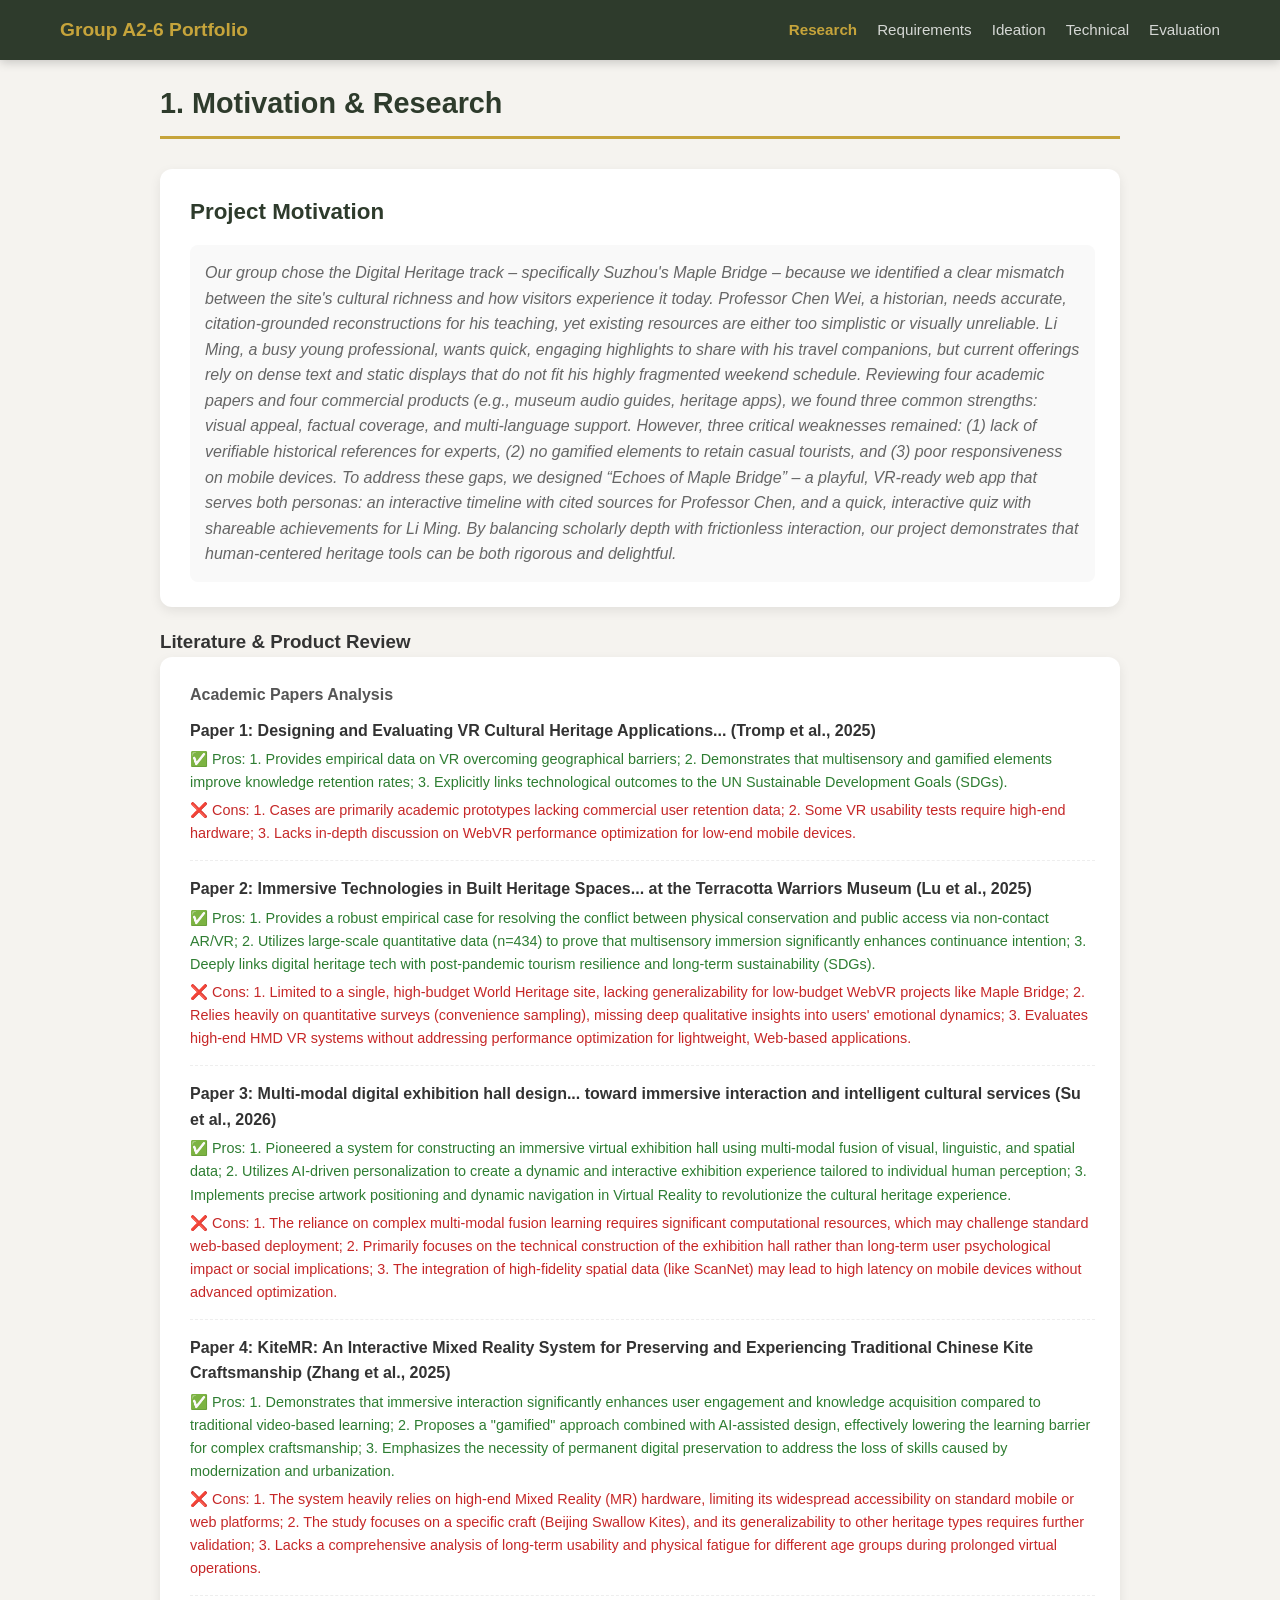
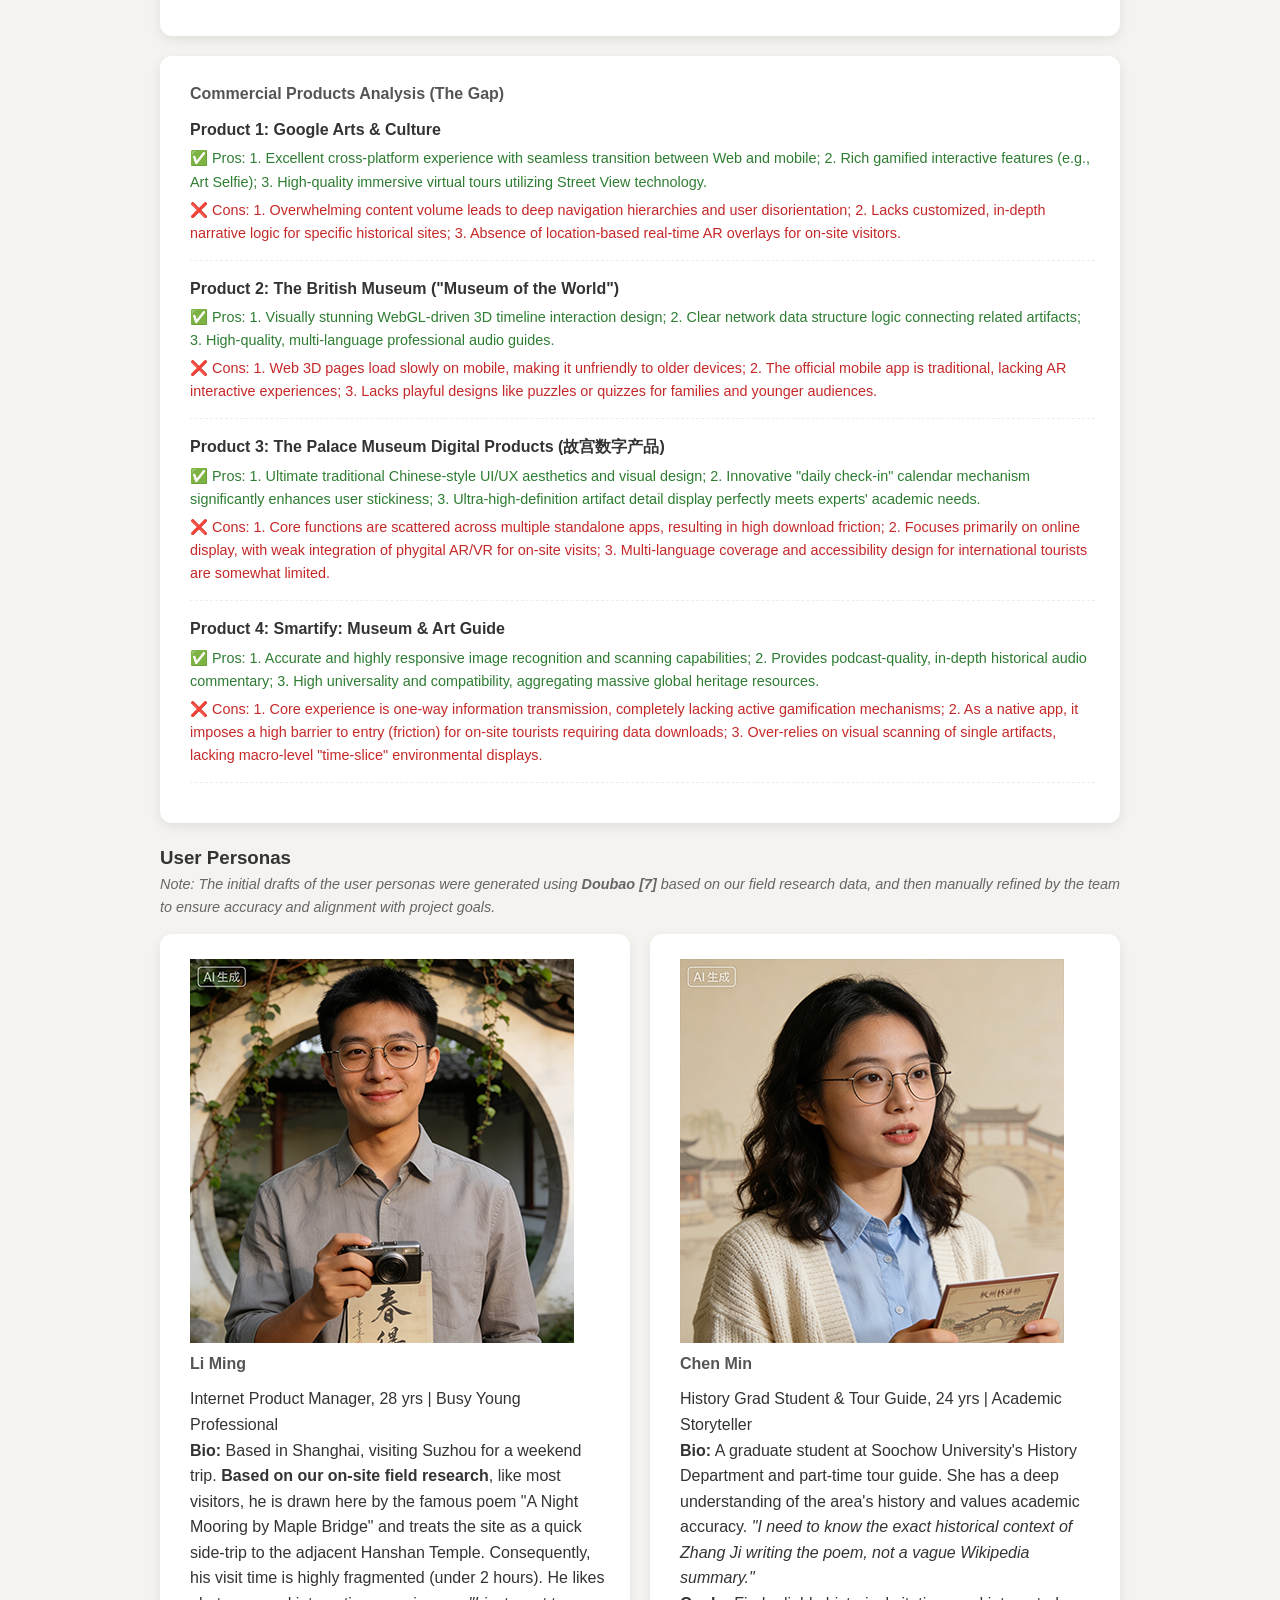
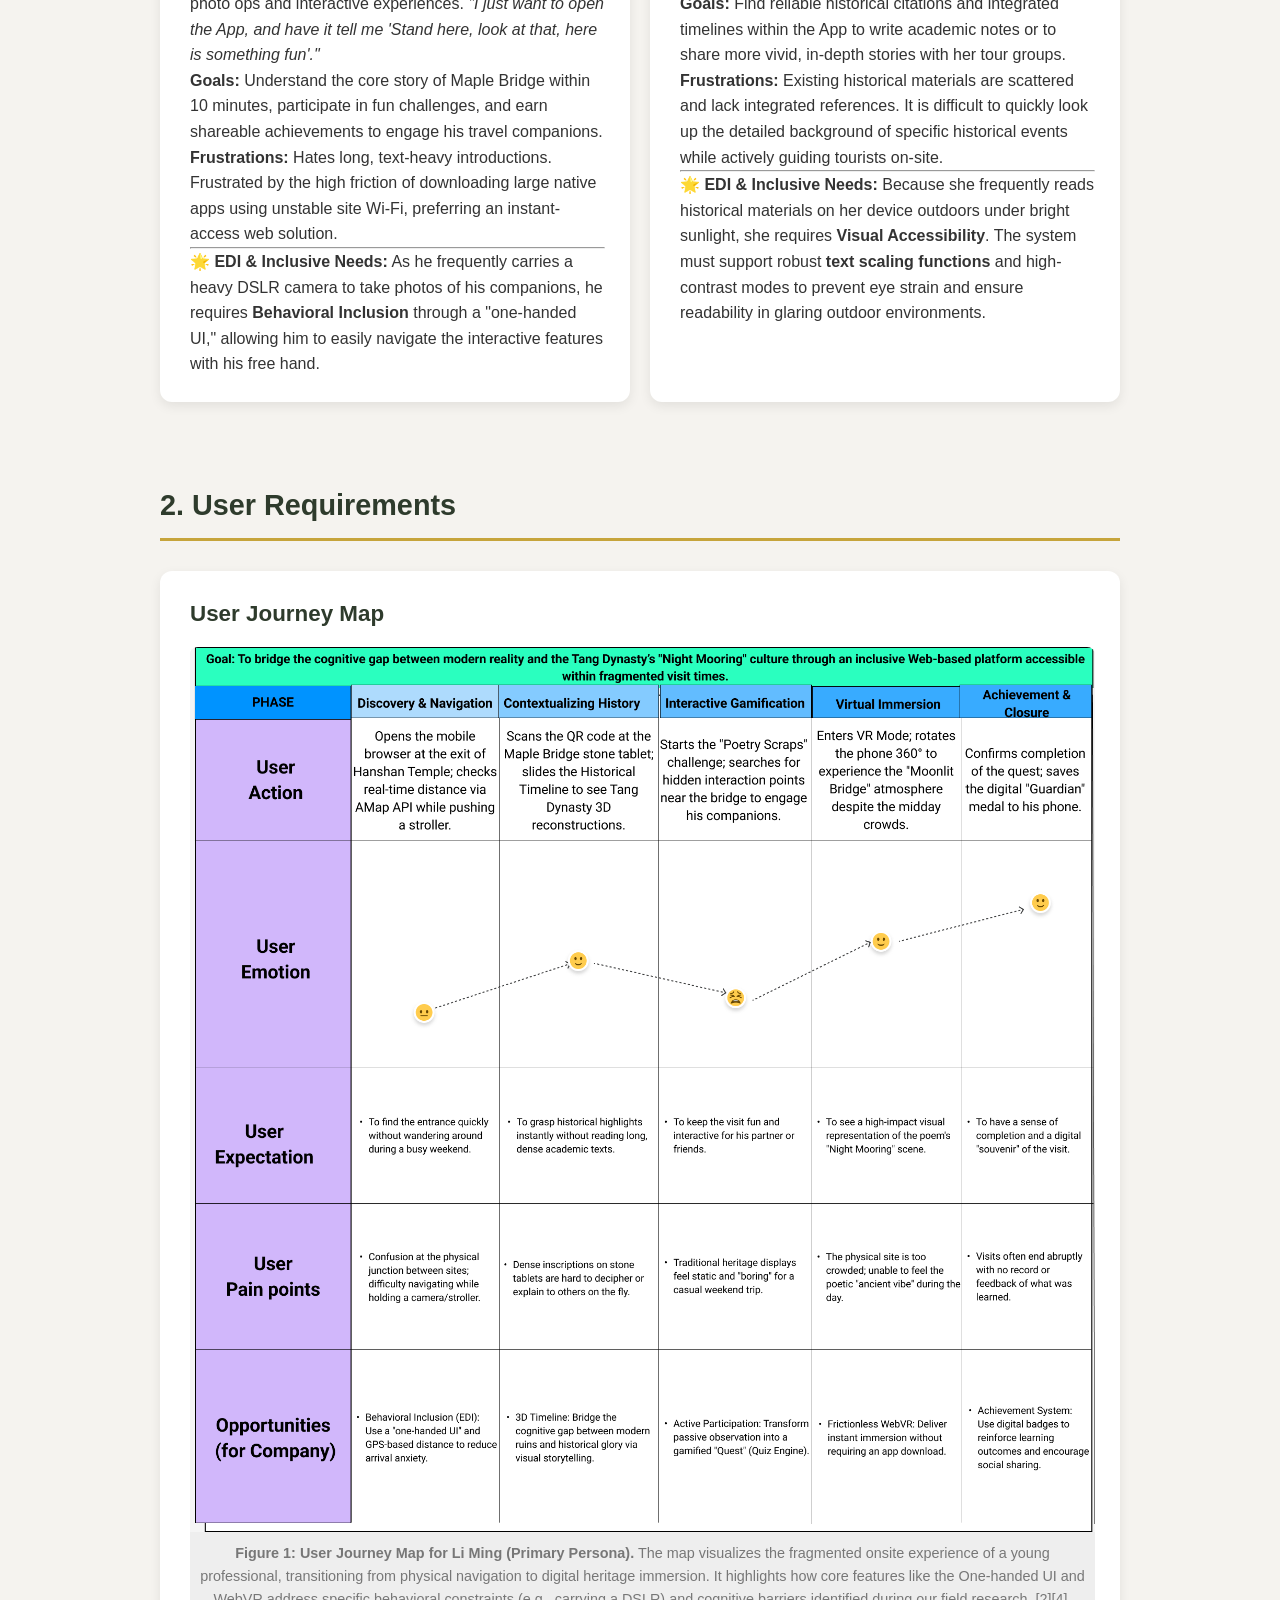
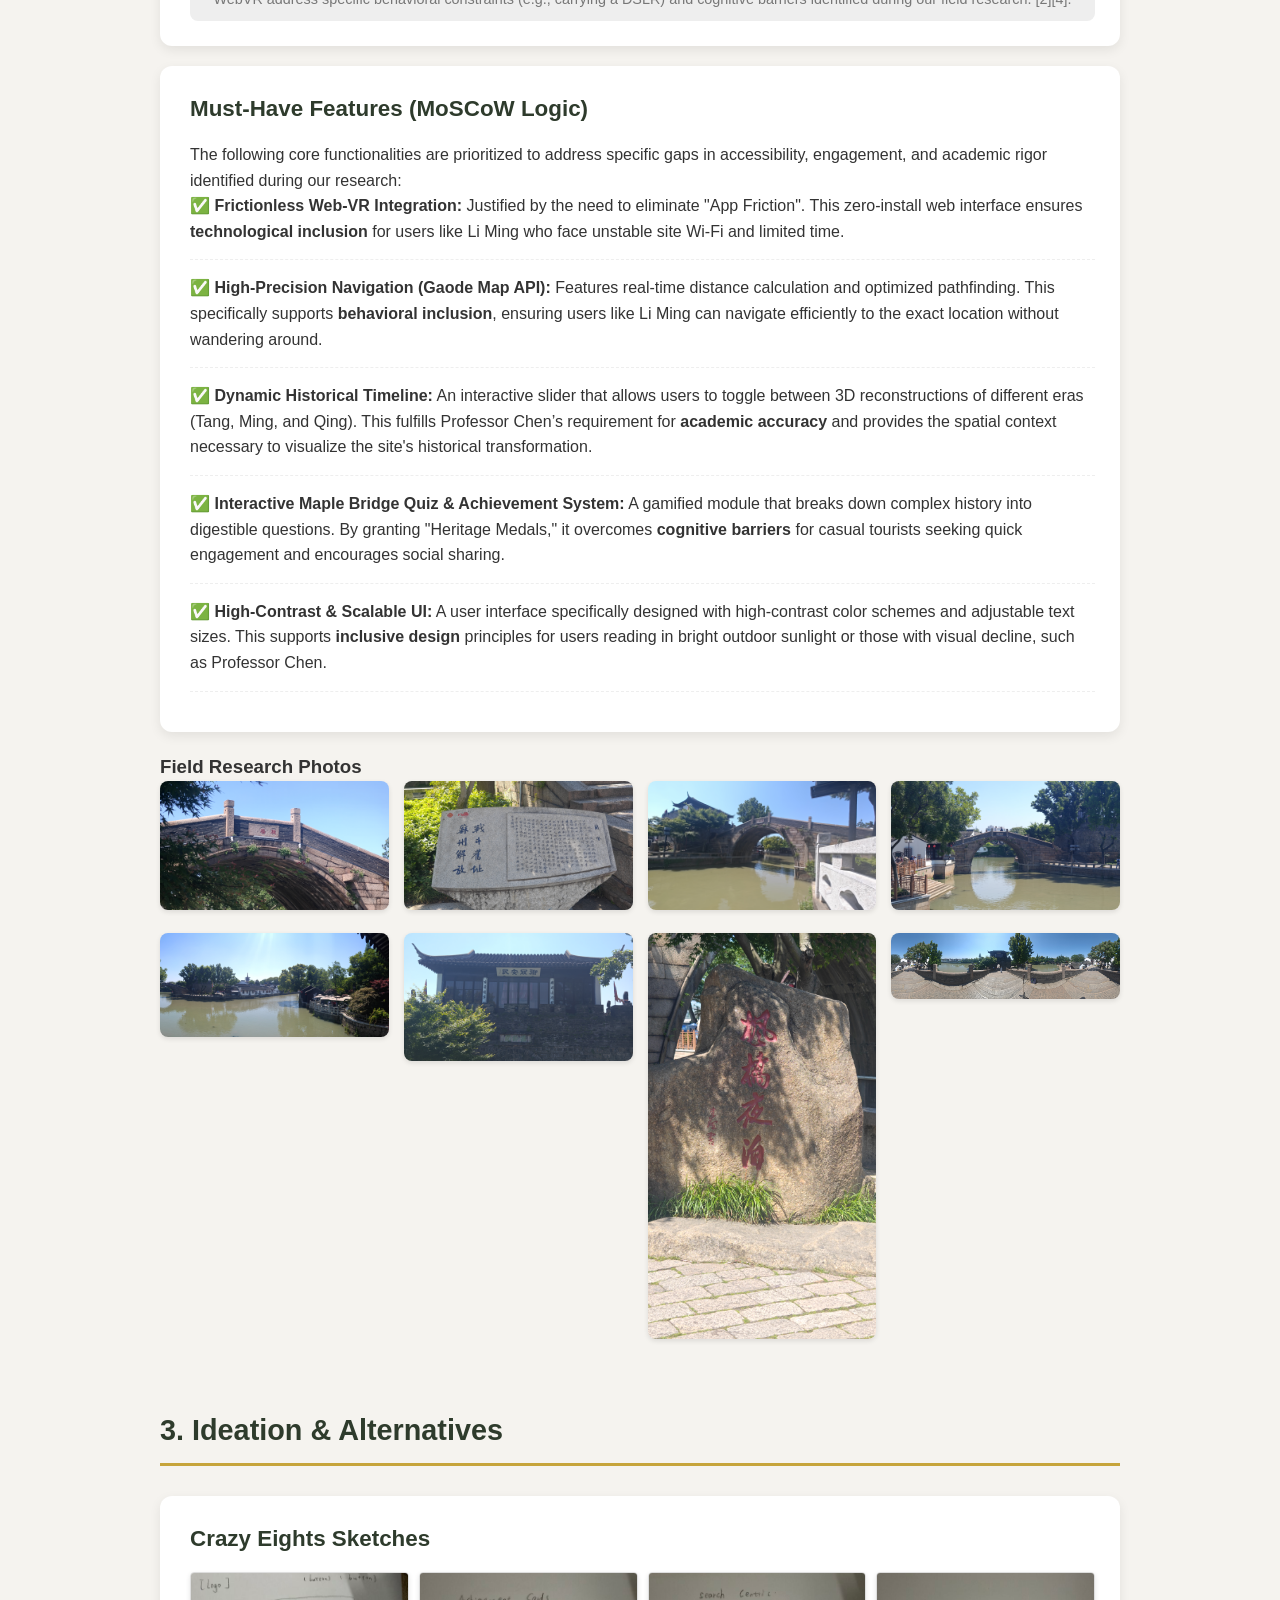
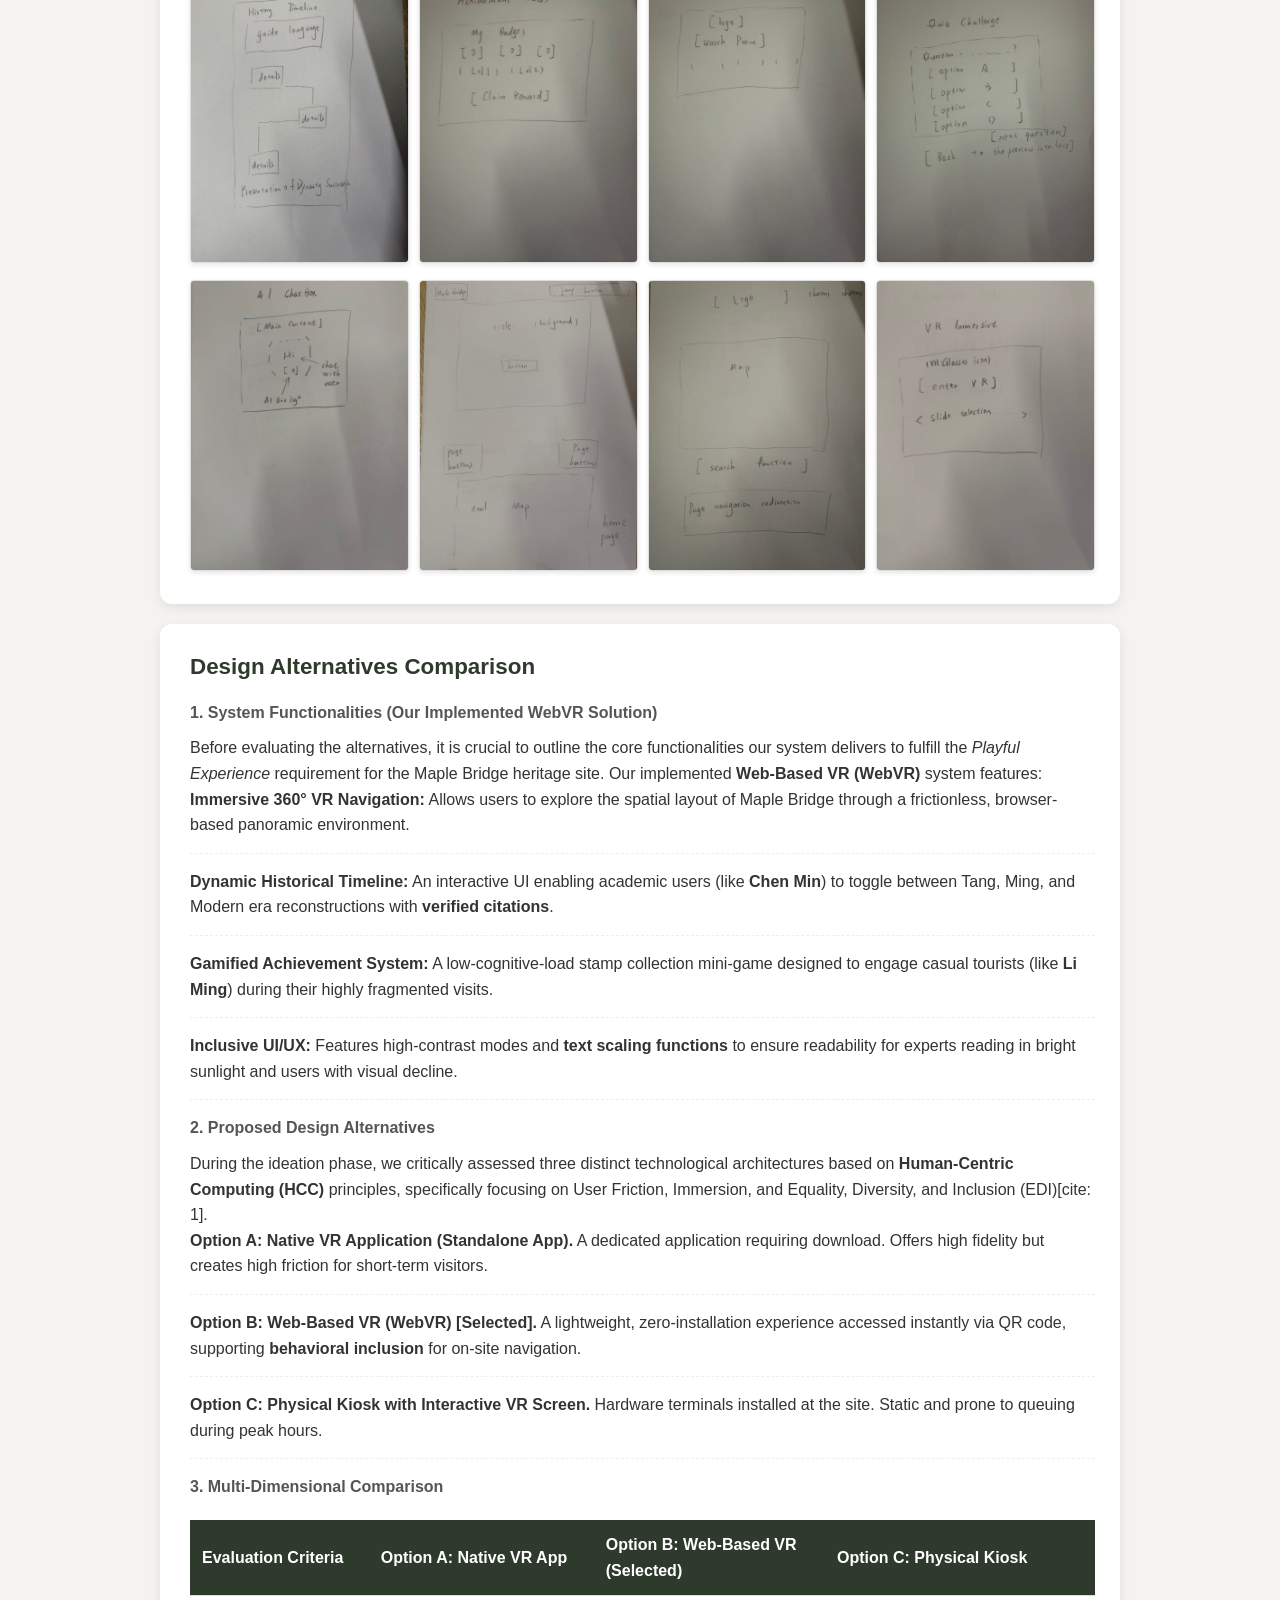
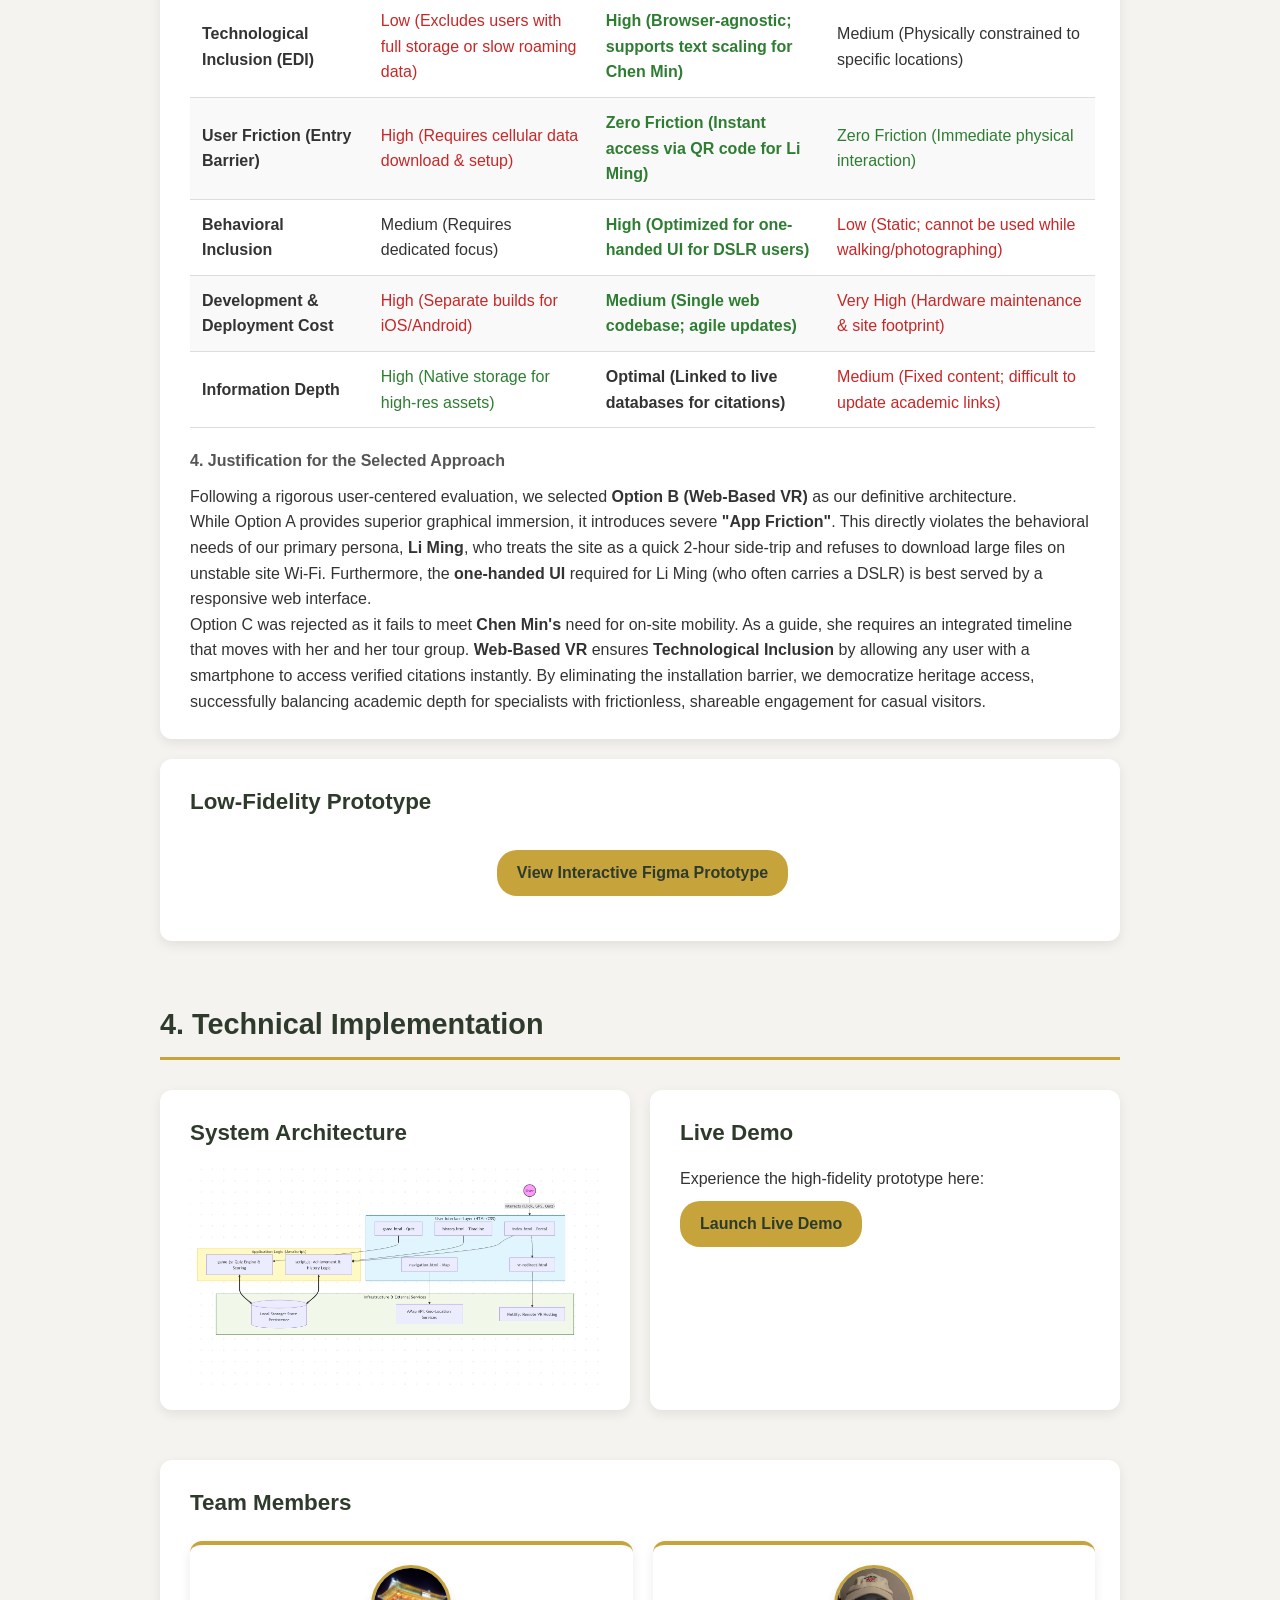
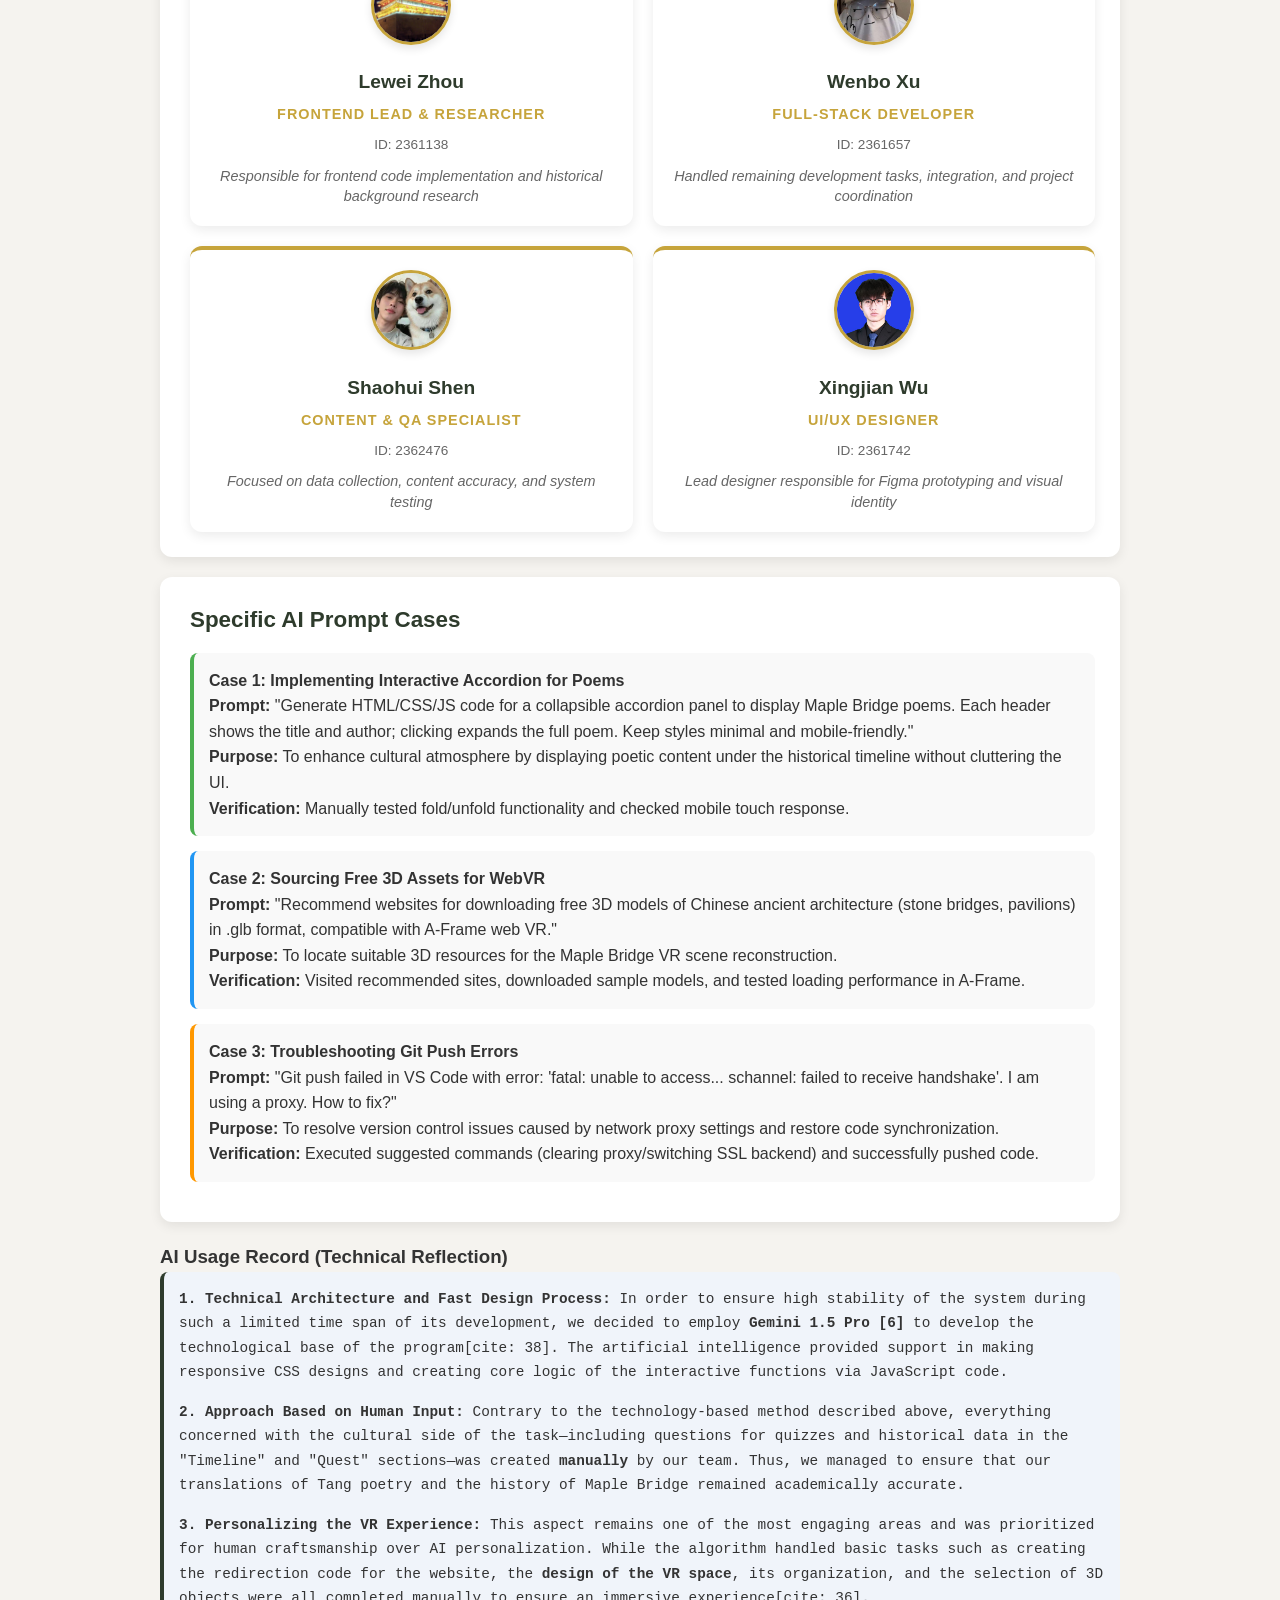
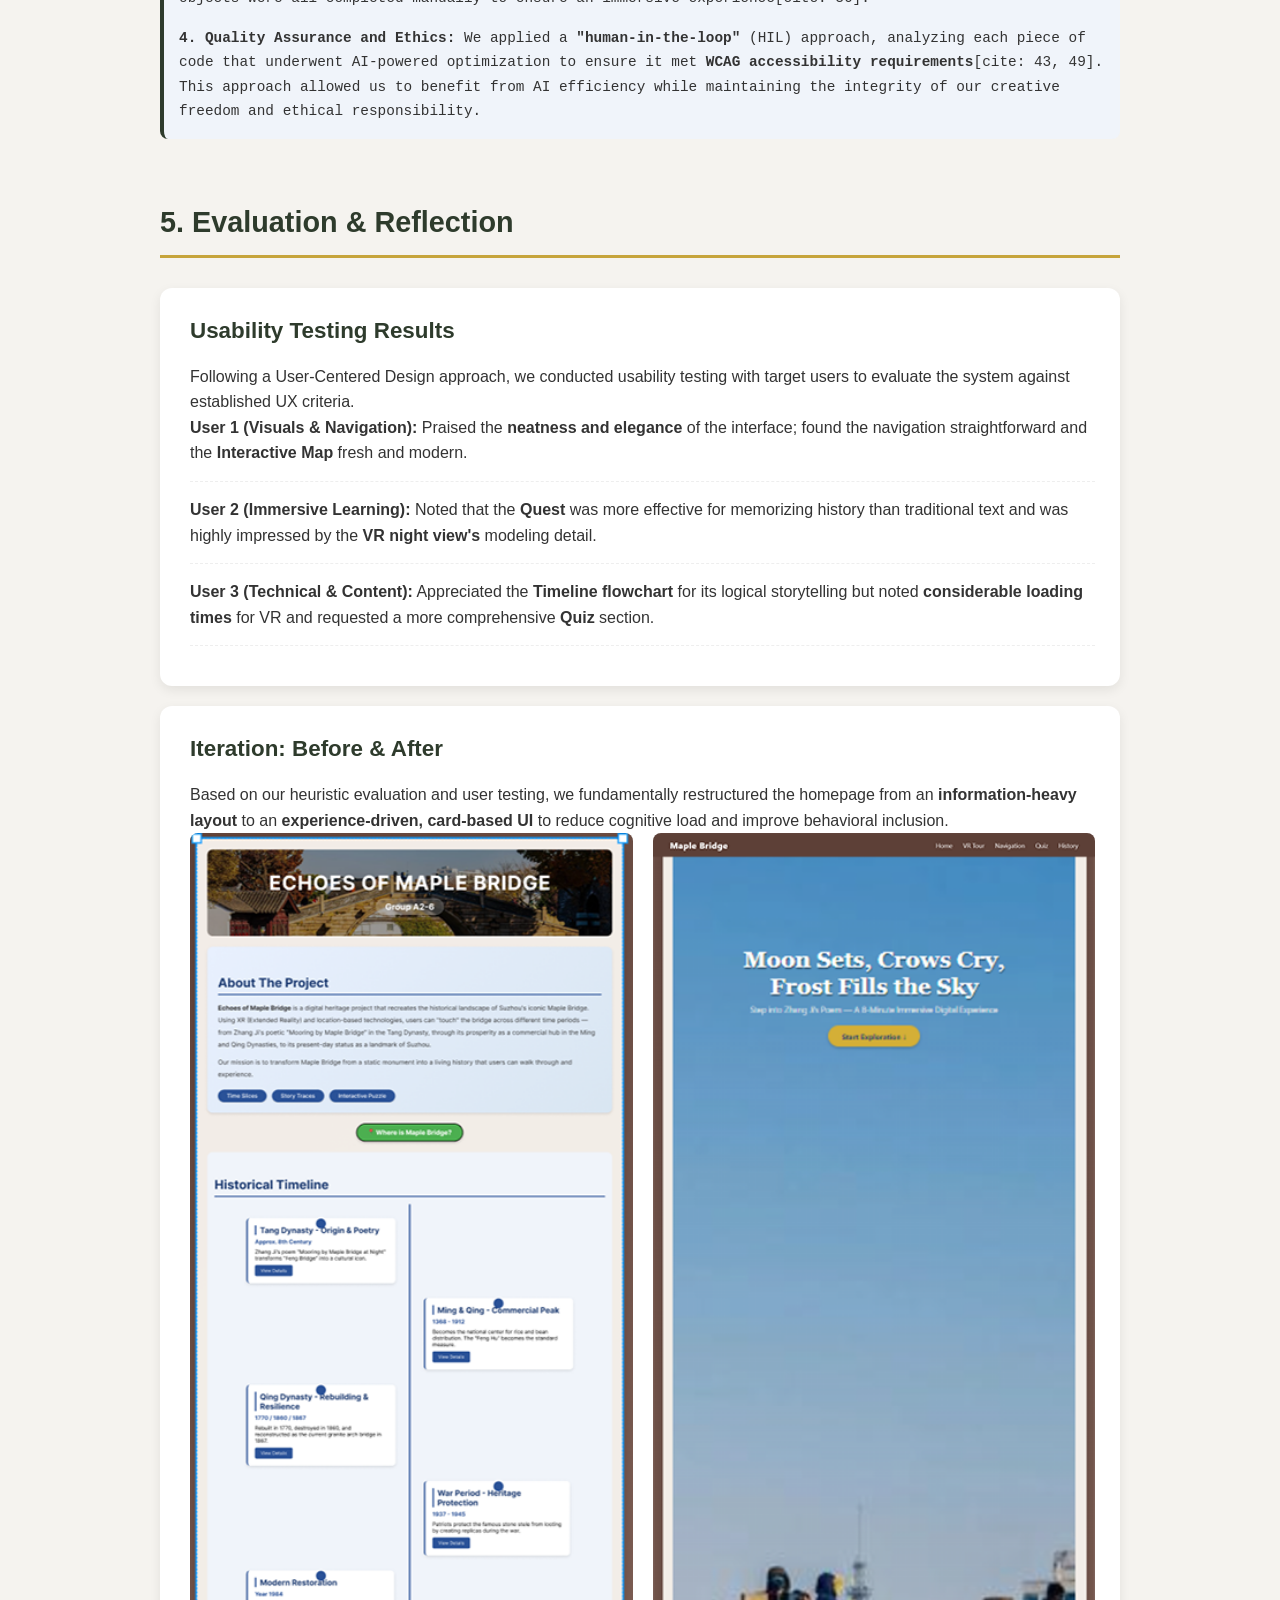
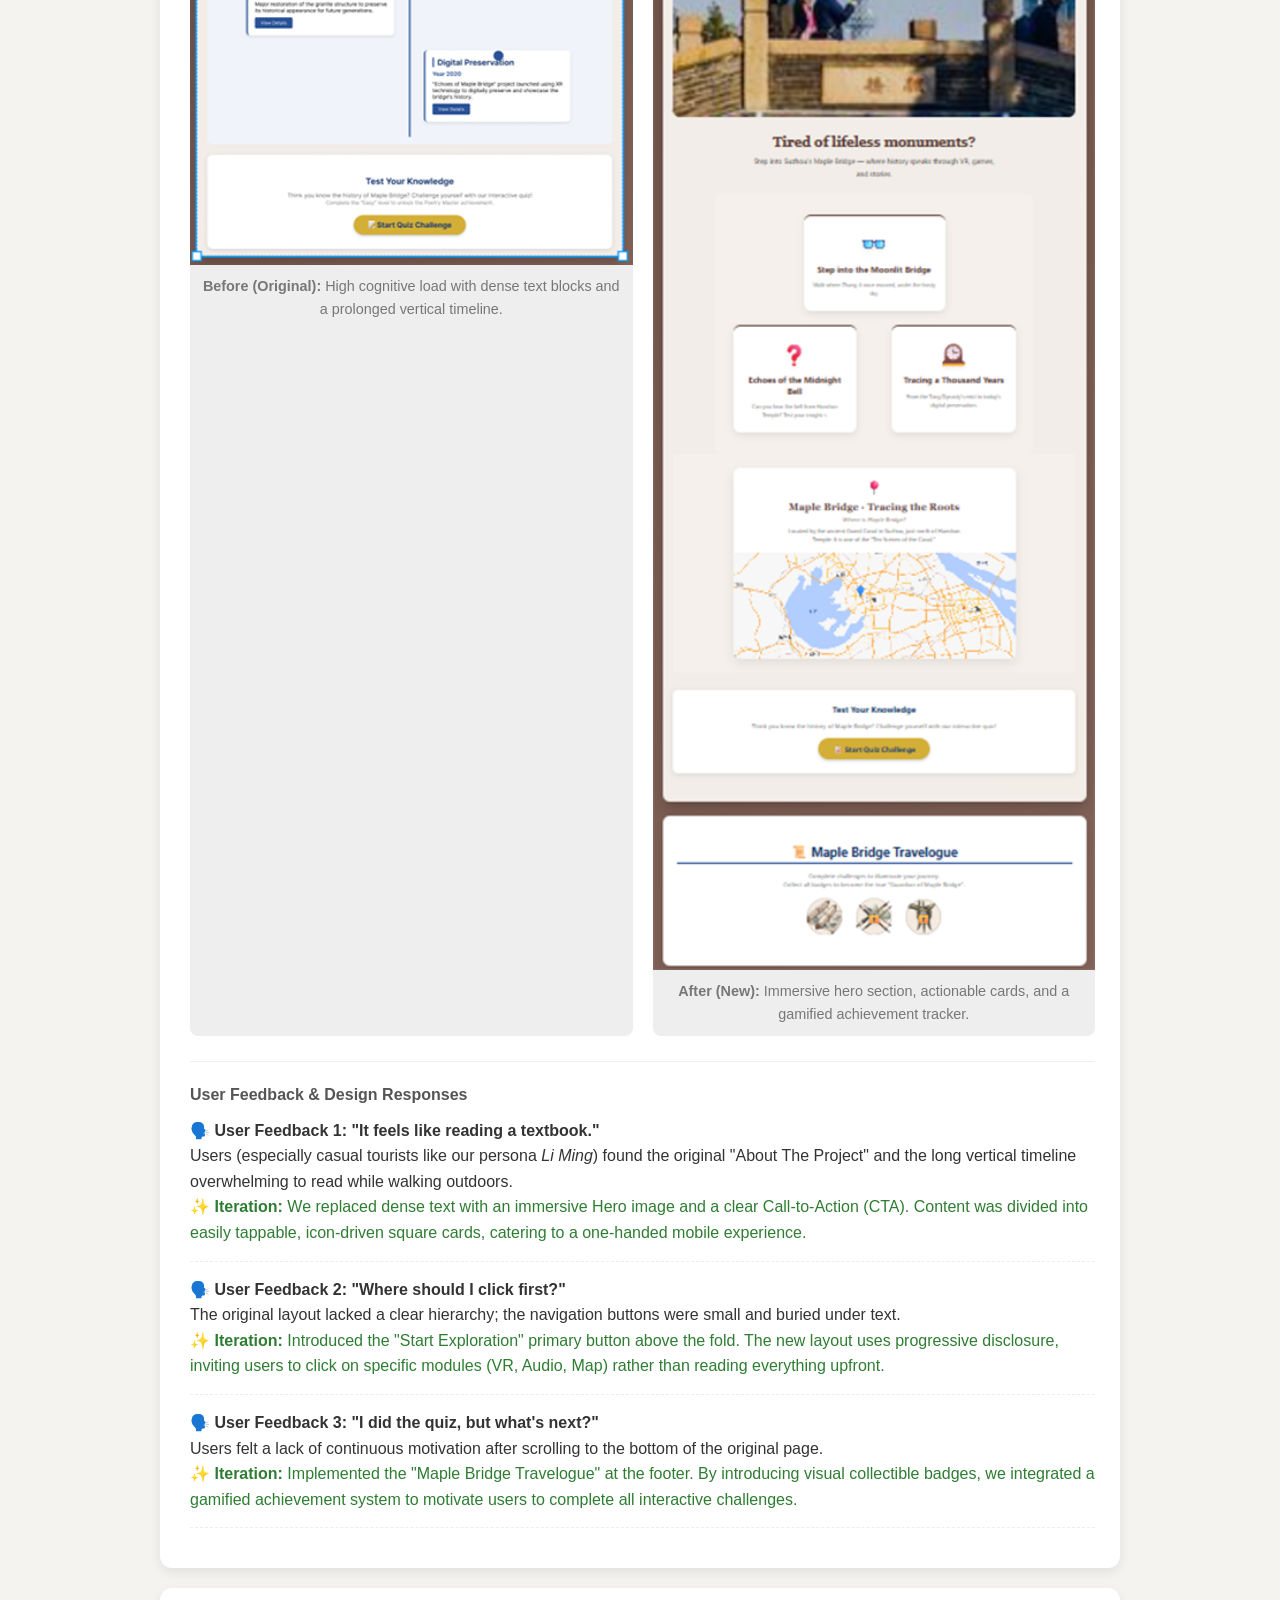
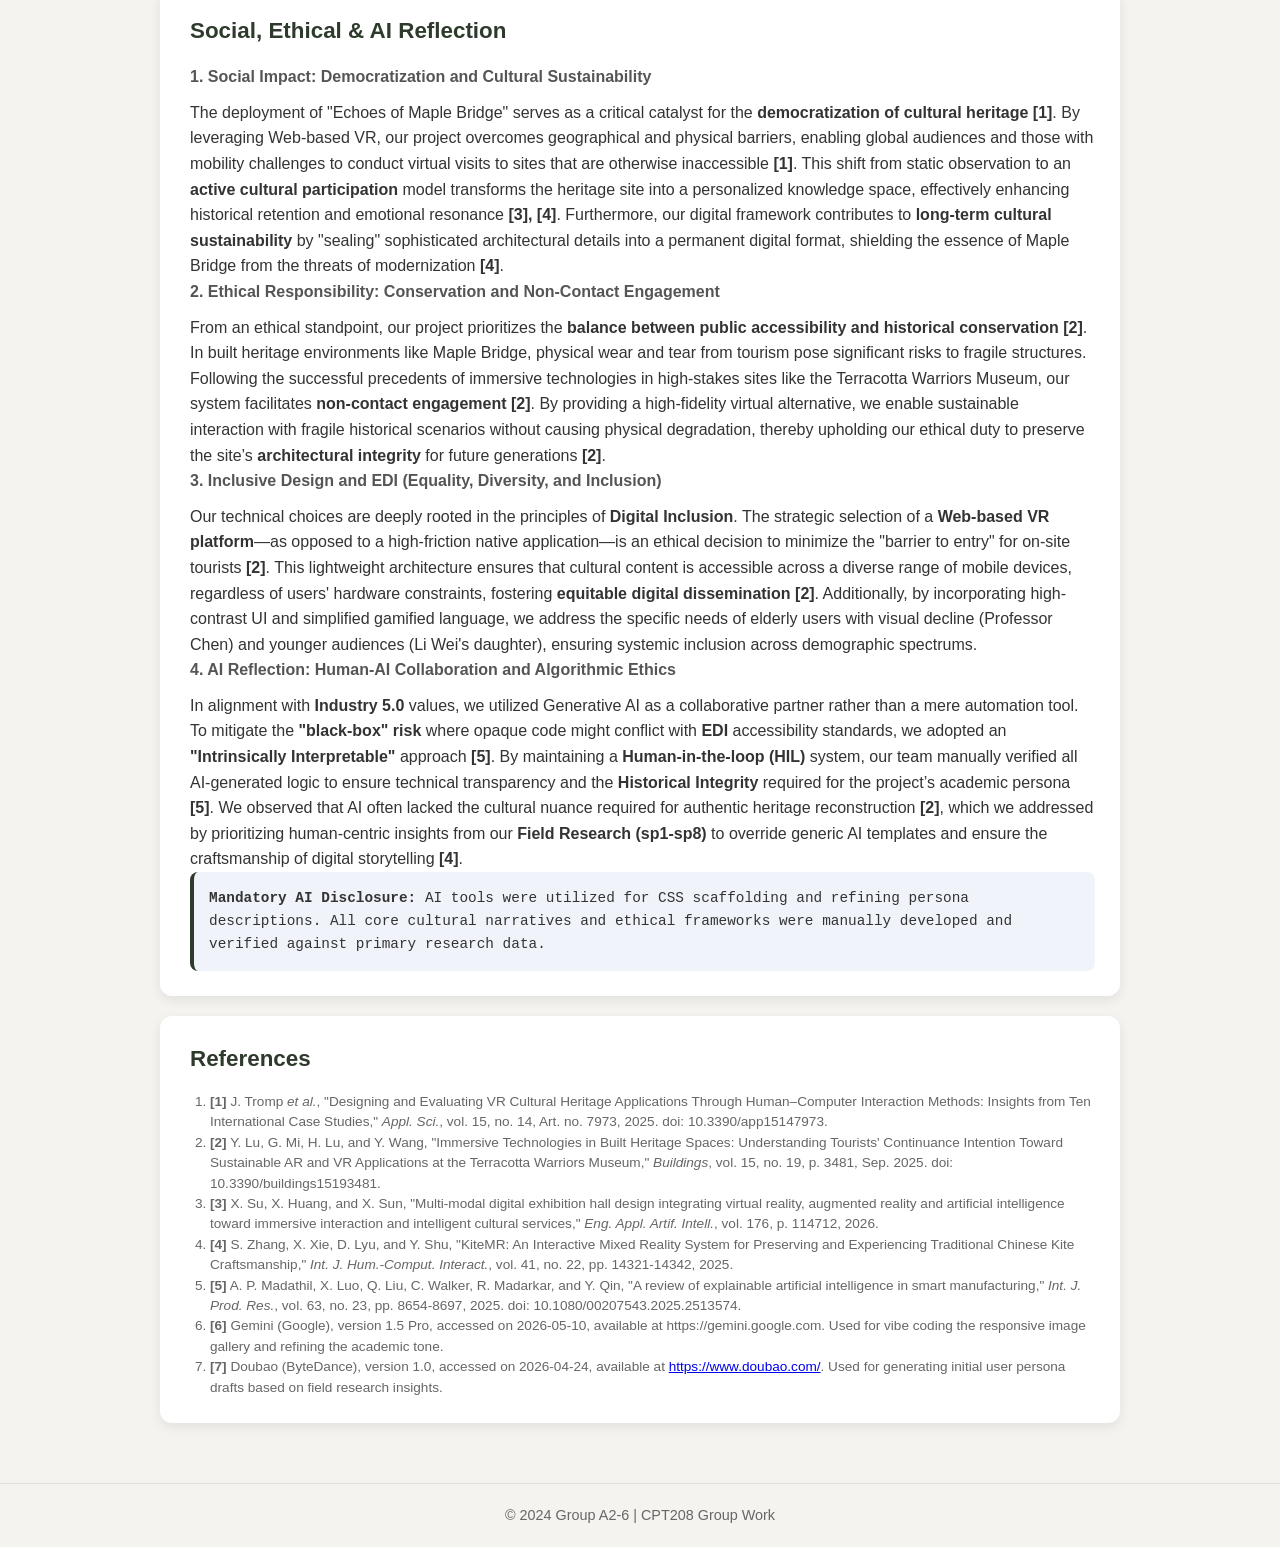
<file: index.html>
<!DOCTYPE html>
<html lang="en">

<head>
    <meta charset="UTF-8">
    <meta name="viewport" content="width=device-width, initial-scale=1.0">
    <title>Process Portfolio - Echoes of Maple Bridge</title>
    <link rel="stylesheet" href="css/portfolio-styles.css">
</head>



<body>

<nav class="navbar">
    <div class="nav-container">
        <div class="logo">Group A2-6 Portfolio</div>
        <ul class="nav-links">
            <li><a href="#motivation" class="nav-link active">Research</a></li>
            <li><a href="#requirements" class="nav-link">Requirements</a></li>
            <li><a href="#ideation" class="nav-link">Ideation</a></li>
            <li><a href="#technical" class="nav-link">Technical</a></li>
            <li><a href="#evaluation" class="nav-link">Evaluation</a></li>
        </ul>
        <div class="hamburger">
            <span></span>
            <span></span>
            <span></span>
        </div>
    </div>
</nav>

<main class="container">

    <section id="motivation" class="section">
        <h2 class="section-title">1. Motivation & Research</h2>

        <div class="card motivation-card">
            <h3>Project Motivation</h3>
            <p class="placeholder-text">
                Our group chose the Digital Heritage track – specifically Suzhou's Maple Bridge – because we
                identified a clear mismatch between the site's cultural richness and how visitors experience it
                today. Professor Chen Wei, a historian, needs accurate, citation‑grounded reconstructions for his
                teaching, yet existing resources are either too simplistic or visually unreliable. Li Ming, a
                busy young professional, wants quick, engaging highlights to share with his travel companions,
                but current offerings rely on dense text and static displays that do not fit his highly fragmented
                weekend schedule.

                Reviewing four academic papers and four commercial products (e.g., museum audio guides, heritage
                apps), we found three common strengths: visual appeal, factual coverage, and multi‑language support.
                However, three critical weaknesses remained: (1) lack of verifiable historical references for
                experts, (2) no gamified elements to retain casual tourists, and (3) poor responsiveness on mobile
                devices. To address these gaps, we designed “Echoes of Maple Bridge” – a playful, VR‑ready web app
                that serves both personas: an interactive timeline with cited sources for Professor Chen, and a
                quick, interactive quiz with shareable achievements for Li Ming. By balancing scholarly
                depth with frictionless interaction, our project demonstrates that human‑centered heritage tools
                can be both rigorous and delightful.
            </p>
        </div>

        <h3>Literature & Product Review</h3>

        <div class="card literature-card">
            <h4>Academic Papers Analysis</h4>
            <ul class="review-list">
                <li>
                    <strong>Paper 1: Designing and Evaluating VR Cultural Heritage Applications... (Tromp et al.,
                        2025)</strong>
                    <div class="pros-cons">
                            <span class="pros">✅ Pros:
                                1. Provides empirical data on VR overcoming geographical barriers;
                                2. Demonstrates that multisensory and gamified elements improve knowledge retention
                                rates;
                                3. Explicitly links technological outcomes to the UN Sustainable Development Goals
                                (SDGs).
                            </span>
                        <span class="cons">❌ Cons:
                                1. Cases are primarily academic prototypes lacking commercial user retention data;
                                2. Some VR usability tests require high-end hardware;
                                3. Lacks in-depth discussion on WebVR performance optimization for low-end mobile
                                devices.
                            </span>
                    </div>
                </li>
                <li>
                    <strong>Paper 2: Immersive Technologies in Built Heritage Spaces... at the Terracotta Warriors
                        Museum (Lu et al., 2025)</strong>
                    <div class="pros-cons">
                            <span class="pros">✅ Pros:
                                1. Provides a robust empirical case for resolving the conflict between physical
                                conservation and public access via non-contact AR/VR;
                                2. Utilizes large-scale quantitative data (n=434) to prove that multisensory immersion
                                significantly enhances continuance intention;
                                3. Deeply links digital heritage tech with post-pandemic tourism resilience and
                                long-term sustainability (SDGs).
                            </span>
                        <span class="cons">❌ Cons:
                                1. Limited to a single, high-budget World Heritage site, lacking generalizability for
                                low-budget WebVR projects like Maple Bridge;
                                2. Relies heavily on quantitative surveys (convenience sampling), missing deep
                                qualitative insights into users' emotional dynamics;
                                3. Evaluates high-end HMD VR systems without addressing performance optimization for
                                lightweight, Web-based applications.
                            </span>
                    </div>
                </li>
                <li>
                    <strong>Paper 3: Multi-modal digital exhibition hall design... toward immersive interaction and
                        intelligent cultural services (Su et al., 2026)</strong>
                    <div class="pros-cons">
                            <span class="pros">✅ Pros:
                                1. Pioneered a system for constructing an immersive virtual exhibition hall using
                                multi-modal fusion of visual, linguistic, and spatial data;
                                2. Utilizes AI-driven personalization to create a dynamic and interactive exhibition
                                experience tailored to individual human perception;
                                3. Implements precise artwork positioning and dynamic navigation in Virtual Reality to
                                revolutionize the cultural heritage experience.
                            </span>
                        <span class="cons">❌ Cons:
                                1. The reliance on complex multi-modal fusion learning requires significant
                                computational resources, which may challenge standard web-based deployment;
                                2. Primarily focuses on the technical construction of the exhibition hall rather than
                                long-term user psychological impact or social implications;
                                3. The integration of high-fidelity spatial data (like ScanNet) may lead to high latency
                                on mobile devices without advanced optimization.
                            </span>
                    </div>
                </li>
                <li>
                    <strong>Paper 4: KiteMR: An Interactive Mixed Reality System for Preserving and Experiencing
                        Traditional Chinese Kite Craftsmanship (Zhang et al., 2025)</strong>
                    <div class="pros-cons">
                            <span class="pros">✅ Pros:
                                1. Demonstrates that immersive interaction significantly enhances user engagement and
                                knowledge acquisition compared to traditional video-based learning;
                                2. Proposes a "gamified" approach combined with AI-assisted design, effectively lowering
                                the learning barrier for complex craftsmanship;
                                3. Emphasizes the necessity of permanent digital preservation to address the loss of
                                skills caused by modernization and urbanization.
                            </span>
                        <span class="cons">❌ Cons:
                                1. The system heavily relies on high-end Mixed Reality (MR) hardware, limiting its
                                widespread accessibility on standard mobile or web platforms;
                                2. The study focuses on a specific craft (Beijing Swallow Kites), and its
                                generalizability to other heritage types requires further validation;
                                3. Lacks a comprehensive analysis of long-term usability and physical fatigue for
                                different age groups during prolonged virtual operations.
                            </span>
                    </div>
                </li>
            </ul>
        </div>

        <div class="card commercial-card">
            <h4>Commercial Products Analysis (The Gap)</h4>
            <ul class="review-list">
                <li>
                    <strong>Product 1: Google Arts & Culture</strong>
                    <div class="pros-cons">
                            <span class="pros">✅ Pros:
                                1. Excellent cross-platform experience with seamless transition between Web and mobile;
                                2. Rich gamified interactive features (e.g., Art Selfie);
                                3. High-quality immersive virtual tours utilizing Street View technology.
                            </span>
                        <span class="cons">❌ Cons:
                                1. Overwhelming content volume leads to deep navigation hierarchies and user
                                disorientation;
                                2. Lacks customized, in-depth narrative logic for specific historical sites;
                                3. Absence of location-based real-time AR overlays for on-site visitors.
                            </span>
                    </div>
                </li>
                <li>
                    <strong>Product 2: The British Museum ("Museum of the World")</strong>
                    <div class="pros-cons">
                            <span class="pros">✅ Pros:
                                1. Visually stunning WebGL-driven 3D timeline interaction design;
                                2. Clear network data structure logic connecting related artifacts;
                                3. High-quality, multi-language professional audio guides.
                            </span>
                        <span class="cons">❌ Cons:
                                1. Web 3D pages load slowly on mobile, making it unfriendly to older devices;
                                2. The official mobile app is traditional, lacking AR interactive experiences;
                                3. Lacks playful designs like puzzles or quizzes for families and younger audiences.
                            </span>
                    </div>
                </li>
                <li>
                    <strong>Product 3: The Palace Museum Digital Products (故宫数字产品)</strong>
                    <div class="pros-cons">
                            <span class="pros">✅ Pros:
                                1. Ultimate traditional Chinese-style UI/UX aesthetics and visual design;
                                2. Innovative "daily check-in" calendar mechanism significantly enhances user
                                stickiness;
                                3. Ultra-high-definition artifact detail display perfectly meets experts' academic
                                needs.
                            </span>
                        <span class="cons">❌ Cons:
                                1. Core functions are scattered across multiple standalone apps, resulting in high
                                download friction;
                                2. Focuses primarily on online display, with weak integration of phygital AR/VR for
                                on-site visits;
                                3. Multi-language coverage and accessibility design for international tourists are
                                somewhat limited.
                            </span>
                    </div>
                </li>
                <li>
                    <strong>Product 4: Smartify: Museum & Art Guide</strong>
                    <div class="pros-cons">
                            <span class="pros">✅ Pros:
                                1. Accurate and highly responsive image recognition and scanning capabilities;
                                2. Provides podcast-quality, in-depth historical audio commentary;
                                3. High universality and compatibility, aggregating massive global heritage resources.
                            </span>
                        <span class="cons">❌ Cons:
                                1. Core experience is one-way information transmission, completely lacking active
                                gamification mechanisms;
                                2. As a native app, it imposes a high barrier to entry (friction) for on-site tourists
                                requiring data downloads;
                                3. Over-relies on visual scanning of single artifacts, lacking macro-level "time-slice"
                                environmental displays.
                            </span>
                    </div>
                </li>
            </ul>
        </div>

        <h3>User Personas</h3>
        <p style="font-size: 0.9rem; color: #666; margin-bottom: 15px; font-style: italic;">
            Note: The initial drafts of the user personas were generated using <strong>Doubao [7]</strong> based on our field research data, and then manually refined by the team to ensure accuracy and alignment with project goals.
        </p >
        <div class="grid-2-col">
            <div class="card persona-summary">
                <div class="persona-header">
                    <img src="images/LM.png" alt="Li Ming" class="avatar">
                    <div>
                        <h4>Li Ming</h4>
                        <p>Internet Product Manager, 28 yrs | Busy Young Professional</p>
                    </div>
                </div>
                <div class="persona-content">
                    <p><strong>Bio:</strong> Based in Shanghai, visiting Suzhou for a weekend trip. <strong>Based on
                        our on-site field research</strong>, like most visitors, he is drawn here by the famous
                        poem "A Night Mooring by Maple Bridge" and treats the site as a quick side-trip to the
                        adjacent Hanshan Temple. Consequently, his visit time is highly fragmented (under 2 hours).
                        He likes photo ops and interactive experiences. <em>"I just want to open the App, and have
                            it tell me 'Stand here, look at that, here is something fun'."</em></p>
                    <p><strong>Goals:</strong> Understand the core story of Maple Bridge within 10 minutes,
                        participate in fun challenges, and earn shareable achievements to engage his travel
                        companions.</p>
                    <p><strong>Frustrations:</strong> Hates long, text-heavy introductions. Frustrated by the high
                        friction of downloading large native apps using unstable site Wi-Fi, preferring an
                        instant-access web solution.</p>
                    <hr>
                    <p class="edi-highlight"><strong>🌟 EDI & Inclusive Needs:</strong>
                        As he frequently carries a heavy DSLR camera to take photos of his companions, he requires
                        <strong>Behavioral Inclusion</strong> through a "one-handed UI," allowing him to easily
                        navigate the interactive features with his free hand.
                    </p>
                </div>
            </div>

            <div class="card persona-summary">
                <div class="persona-header">
                    <img src="images/CM.png" alt="Chen Min" class="avatar">
                    <div>
                        <h4>Chen Min</h4>
                        <p>History Grad Student & Tour Guide, 24 yrs | Academic Storyteller</p>
                    </div>
                </div>
                <div class="persona-content">
                    <p><strong>Bio:</strong> A graduate student at Soochow University's History Department and
                        part-time tour guide. She has a deep understanding of the area's history and values academic
                        accuracy. <em>"I need to know the exact historical context of Zhang Ji writing the poem, not
                            a vague Wikipedia summary."</em></p>
                    <p><strong>Goals:</strong> Find reliable historical citations and integrated timelines within
                        the App to write academic notes or to share more vivid, in-depth stories with her tour
                        groups.</p>
                    <p><strong>Frustrations:</strong> Existing historical materials are scattered and lack
                        integrated references. It is difficult to quickly look up the detailed background of
                        specific historical events while actively guiding tourists on-site.</p>
                    <hr>
                    <p class="edi-highlight"><strong>🌟 EDI & Inclusive Needs:</strong>
                        Because she frequently reads historical materials on her device outdoors under bright
                        sunlight, she requires <strong>Visual Accessibility</strong>. The system must support robust
                        <strong>text scaling functions</strong> and high-contrast modes to prevent eye strain and
                        ensure readability in glaring outdoor environments.
                    </p>
                </div>
            </div>
        </div>
    </section>

    <section id="requirements" class="section">
        <h2 class="section-title">2. User Requirements</h2>

        <div class="card">
            <h3>User Journey Map</h3>
            <div class="image-placeholder large">
                <img src="images/Customer%20Journey%20Mapping%20template%20(Copy)%20(Community).png"
                     alt="User Journey Map of Li Ming">
                <p class="caption">
                    <strong>Figure 1: User Journey Map for Li Ming (Primary Persona).</strong>
                    The map visualizes the fragmented onsite experience of a young professional, transitioning from
                    physical navigation to digital heritage immersion. It highlights how core features like the
                    One-handed UI and WebVR address specific behavioral constraints (e.g., carrying a DSLR) and
                    cognitive barriers identified during our field research. [2][4].
                </p>
            </div>
        </div>

        <div class="card">
            <h3>Must-Have Features (MoSCoW Logic)</h3>
            <p>The following core functionalities are prioritized to address specific gaps in accessibility,
                engagement, and academic rigor identified during our research:</p>
            <ul class="feature-list">
                <li>
                    <strong>✅ Frictionless Web-VR Integration:</strong>
                    Justified by the need to eliminate "App Friction". This zero-install web interface ensures
                    <strong>technological inclusion</strong> for users like Li Ming who face unstable site Wi-Fi and
                    limited time.
                </li>

                <li>
                    <strong>✅ High-Precision Navigation (Gaode Map API):</strong>
                    Features real-time distance calculation and optimized pathfinding. This specifically supports
                    <strong>behavioral inclusion</strong>, ensuring users like Li Ming can navigate efficiently to
                    the exact location without wandering around.
                </li>

                <li>
                    <strong>✅ Dynamic Historical Timeline:</strong>
                    An interactive slider that allows users to toggle between 3D reconstructions of different eras
                    (Tang, Ming, and Qing). This fulfills Professor Chen’s requirement for <strong>academic
                    accuracy</strong> and provides the spatial context necessary to visualize the site's
                    historical transformation.
                </li>

                <li>
                    <strong>✅ Interactive Maple Bridge Quiz & Achievement System:</strong>
                    A gamified module that breaks down complex history into digestible questions. By granting
                    "Heritage Medals," it overcomes <strong>cognitive barriers</strong> for casual tourists seeking
                    quick engagement and encourages social sharing.
                </li>

                <li>
                    <strong>✅ High-Contrast & Scalable UI:</strong>
                    A user interface specifically designed with high-contrast color schemes and adjustable text
                    sizes. This supports <strong>inclusive design</strong> principles for users reading in bright
                    outdoor sunlight or those with visual decline, such as Professor Chen.
                </li>
            </ul>
        </div>

        <h3>Field Research Photos</h3>
        <div class="photo-grid">
            <div class="photo-item">
                <img src="images/sp1.jpg"
                     alt="Close-up of the ancient stone bridge arch with the Maple Bridge inscription for 3D modeling reference.">
            </div>
            <div class="photo-item">
                <img src="images/sp2.jpg"
                     alt="Detailed view of the stone tablet inscribed with Tang Dynasty records, identified as a cognitive barrier for children.">
            </div>
            <div class="photo-item">
                <img src="images/sp3.jpg"
                     alt="Wide view of Maple Bridge reflecting in the Grand Canal used to study lighting conditions for AR overlays.">
            </div>
            <div class="photo-item">
                <img src="images/sp4.jpg"
                     alt="Distant view of bridge pedestrian flow justifying the need for Gaode Map API navigation assistance.">
            </div>

            <div class="photo-item">
                <img src="images/sp5.jpg"
                     alt="Panoramic landscape of the Suzhou Grand Canal heritage corridor for spatial layout analysis.">
            </div>
            <div class="photo-item">
                <img src="images/sp6.jpg"
                     alt="Close-up of the Maple Bridge Night Mooring gatehouse architecture for historical timeline comparison.">
            </div>
            <div class="photo-item">
                <img src="images/sp7.jpg"
                     alt="Vertical shot of the Night Mooring stone monument, a key point for the Interactive Achievement System.">
            </div>
            <div class="photo-item">
                <img src="images/sp8.jpg"
                     alt="360-degree panoramic view of the stone-paved walkway used for frictionless VR immersion data.">
            </div>
        </div>
    </section>

    <section id="ideation" class="section">
        <h2 class="section-title">3. Ideation & Alternatives</h2>

        <div class="card">
            <h3>Crazy Eights Sketches</h3>
            <div class="sketch-grid">
                <div class="photo-item">
                    <img src="images/CG1.jpg"
                         alt="Sketch 1: Interactive historical timeline interface designed to bridge cognitive gaps by visualizing dynasty succession."
                         class="enlarge-img">
                </div>
                <div class="photo-item">
                    <img src="images/CG2.jpg"
                         alt="Sketch 2: Gamified achievement dashboard showcasing Guardian badges and rewards to foster active participation."
                         class="enlarge-img">
                </div>
                <div class="photo-item">
                    <img src="images/CG3.jpg"
                         alt="Sketch 3: Search-centric UI focused on discovering poetic content and historical records related to the poem."
                         class="enlarge-img">
                </div>
                <div class="photo-item">
                    <img src="images/CG4.jpg"
                         alt="Sketch 4: Wireframe of the Quiz Challenge module with multiple-choice questions for testing cultural knowledge."
                         class="enlarge-img">
                </div>
                <div class="photo-item">
                    <img src="images/CG5.jpg"
                         alt="Sketch 5: Human-centric AI Guide interface providing conversational support and instant heritage insights."
                         class="enlarge-img">
                </div>
                <div class="photo-item">
                    <img src="images/CG6.jpg"
                         alt="Sketch 6: Portal layout featuring a poetic hero section and entry points to core system functionalities."
                         class="enlarge-img">
                </div>
                <div class="photo-item">
                    <img src="images/CG7.jpg"
                         alt="Sketch 7: Location-based navigation interface integrating AMap API for efficient on-site exploration."
                         class="enlarge-img">
                </div>
                <div class="photo-item">
                    <img src="images/CG8.jpg"
                         alt="Sketch 8: Frictionless WebVR entry interface with a slide selector for immersive historical scene navigation."
                         class="enlarge-img">
                </div>
            </div>
        </div>

        <div class="card">
            <h3>Design Alternatives Comparison</h3>

            <div class="reflection-content">
                <h4>1. System Functionalities (Our Implemented WebVR Solution)</h4>
                <p>
                    Before evaluating the alternatives, it is crucial to outline the core functionalities our system
                    delivers to fulfill the <em>Playful Experience</em> requirement for the Maple Bridge heritage
                    site. Our implemented <strong>Web-Based VR (WebVR)</strong> system features:
                </p>
                <ul class="feature-list">
                    <li><strong>Immersive 360° VR Navigation:</strong> Allows users to explore the spatial layout of
                        Maple Bridge through a frictionless, browser-based panoramic environment.</li>
                    <li><strong>Dynamic Historical Timeline:</strong> An interactive UI enabling academic users
                        (like <strong>Chen Min</strong>) to toggle between Tang, Ming, and Modern era
                        reconstructions with <strong>verified citations</strong>.</li>
                    <li><strong>Gamified Achievement System:</strong> A low-cognitive-load stamp collection
                        mini-game designed to engage casual tourists (like <strong>Li Ming</strong>) during their
                        highly fragmented visits.</li>
                    <li><strong>Inclusive UI/UX:</strong> Features high-contrast modes and <strong>text scaling
                        functions</strong> to ensure readability for experts reading in bright sunlight and
                        users with visual decline.</li>
                </ul>

                <h4>2. Proposed Design Alternatives</h4>
                <p>During the ideation phase, we critically assessed three distinct technological architectures
                    based on <strong>Human-Centric Computing (HCC)</strong> principles, specifically focusing on
                    User Friction, Immersion, and Equality, Diversity, and Inclusion (EDI)[cite: 1].</p>

                <ul class="review-list">
                    <li><strong>Option A: Native VR Application (Standalone App).</strong> A dedicated application
                        requiring download. Offers high fidelity but creates high friction for short-term visitors.
                    </li>
                    <li><strong>Option B: Web-Based VR (WebVR) [Selected].</strong> A lightweight, zero-installation
                        experience accessed instantly via QR code, supporting <strong>behavioral inclusion</strong>
                        for on-site navigation.</li>
                    <li><strong>Option C: Physical Kiosk with Interactive VR Screen.</strong> Hardware terminals
                        installed at the site. Static and prone to queuing during peak hours.</li>
                </ul>

                <h4>3. Multi-Dimensional Comparison</h4>
                <div style="overflow-x: auto;">
                    <table class="comparison-table">
                        <thead>
                        <tr>
                            <th>Evaluation Criteria</th>
                            <th>Option A: Native VR App</th>
                            <th>Option B: Web-Based VR (Selected)</th>
                            <th>Option C: Physical Kiosk</th>
                        </tr>
                        </thead>
                        <tbody>
                        <tr>
                            <td><strong>Technological Inclusion (EDI)</strong></td>
                            <td class="cons">Low (Excludes users with full storage or slow roaming data)</td>
                            <td class="pros"><strong>High (Browser-agnostic; supports text scaling for Chen
                                Min)</strong></td>
                            <td>Medium (Physically constrained to specific locations)</td>
                        </tr>
                        <tr>
                            <td><strong>User Friction (Entry Barrier)</strong></td>
                            <td class="cons">High (Requires cellular data download & setup)</td>
                            <td class="pros"><strong>Zero Friction (Instant access via QR code for Li
                                Ming)</strong></td>
                            <td class="pros">Zero Friction (Immediate physical interaction)</td>
                        </tr>
                        <tr>
                            <td><strong>Behavioral Inclusion</strong></td>
                            <td>Medium (Requires dedicated focus)</td>
                            <td class="pros"><strong>High (Optimized for one-handed UI for DSLR users)</strong>
                            </td>
                            <td class="cons">Low (Static; cannot be used while walking/photographing)</td>
                        </tr>
                        <tr>
                            <td><strong>Development & Deployment Cost</strong></td>
                            <td class="cons">High (Separate builds for iOS/Android)</td>
                            <td class="pros"><strong>Medium (Single web codebase; agile updates)</strong></td>
                            <td class="cons">Very High (Hardware maintenance & site footprint)</td>
                        </tr>
                        <tr>
                            <td><strong>Information Depth</strong></td>
                            <td class="pros">High (Native storage for high-res assets)</td>
                            <td><strong>Optimal (Linked to live databases for citations)</strong></td>
                            <td class="cons">Medium (Fixed content; difficult to update academic links)</td>
                        </tr>
                        </tbody>
                    </table>
                </div>

                <h4 style="margin-top: 20px;">4. Justification for the Selected Approach</h4>
                <p>
                    Following a rigorous user-centered evaluation, we selected <strong>Option B (Web-Based
                    VR)</strong> as our definitive architecture.
                </p>
                <p>
                    While Option A provides superior graphical immersion, it introduces severe <strong>"App
                    Friction"</strong>. This directly violates the behavioral needs of our primary persona,
                    <strong>Li Ming</strong>, who treats the site as a quick 2-hour side-trip and refuses to
                    download large files on unstable site Wi-Fi. Furthermore, the <strong>one-handed UI</strong>
                    required for Li Ming (who often carries a DSLR) is best served by a responsive web interface.
                </p>
                <p>
                    Option C was rejected as it fails to meet <strong>Chen Min's</strong> need for on-site mobility.
                    As a guide, she requires an integrated timeline that moves with her and her tour group.
                    <strong>Web-Based VR</strong> ensures <strong>Technological Inclusion</strong> by allowing any
                    user with a smartphone to access verified citations instantly. By eliminating the installation
                    barrier, we democratize heritage access, successfully balancing academic depth for specialists
                    with frictionless, shareable engagement for casual visitors.
                </p>
            </div>
        </div>

        <div class="card">
            <h3>Low-Fidelity Prototype</h3>
            <p style="text-align: center; margin: 20px 0;">
                <a href="https://www.figma.com/proto/s3N9DmrDhSqIzWvDGNNxDq/demomodel?node-id=0-1&t=rjkfbJiZjfAorlhV-1"
                   target="_blank" class="btn-live-demo">
                    View Interactive Figma Prototype
                </a>
            </p>
        </div>
    </section>

    <section id="technical" class="section">
        <h2 class="section-title">4. Technical Implementation</h2>

        <div class="grid-2-col">
            <div class="card">
                <h3>System Architecture</h3>
                <div class="image-placeholder">
                    <img src="images/system.png"
                         alt="System Architecture Diagram: A three-tier model showing the flow from User Interaction (UI) to Application Logic (JS) and External Services (AMap/Netlify/Local Storage)."
                         class="enlarge-img">
                </div>
            </div>
            <div class="card">
                <h3>Live Demo</h3>
                <p>Experience the high-fidelity prototype here:</p>
                <a href="demo/index.html" target="_blank" class="btn-live-demo"> Launch Live Demo</a>
            </div>
        </div>

        <div class="card members-section">
            <h3>Team Members</h3>
            <div class="members-grid">

                <div class="member-card">
                    <div class="member-avatar">
                        <img src="images/zhou.jpg" alt="Lewei Zhou" class="member-photo"
                             onerror="this.style.display='none'; this.nextElementSibling.style.display='flex'">
                        <div class="avatar-placeholder" style="display:none">LZ</div>
                    </div>
                    <div class="member-info">
                        <p class="member-name">Lewei Zhou</p>
                        <p class="member-role">Frontend Lead & Researcher</p>
                        <p class="member-id">ID: 2361138</p>
                        <p class="member-bio">Responsible for frontend code implementation and historical background
                            research</p>
                    </div>
                </div>

                <div class="member-card">
                    <div class="member-avatar">
                        <img src="images/xu.jpg" alt="Wenbo Xu" class="member-photo"
                             onerror="this.style.display='none'; this.nextElementSibling.style.display='flex'">
                        <div class="avatar-placeholder" style="display:none">WX</div>
                    </div>
                    <div class="member-info">
                        <p class="member-name">Wenbo Xu</p>
                        <p class="member-role">Full-stack Developer</p>
                        <p class="member-id">ID: 2361657</p>
                        <p class="member-bio">Handled remaining development tasks, integration, and project
                            coordination</p>
                    </div>
                </div>

                <div class="member-card">
                    <div class="member-avatar">
                        <img src="images/shen.jpg" alt="Shaohui Shen" class="member-photo"
                             onerror="this.style.display='none'; this.nextElementSibling.style.display='flex'">
                        <div class="avatar-placeholder" style="display:none">SS</div>
                    </div>
                    <div class="member-info">
                        <p class="member-name">Shaohui Shen</p>
                        <p class="member-role">Content & QA Specialist</p>
                        <p class="member-id">ID: 2362476</p>
                        <p class="member-bio">Focused on data collection, content accuracy, and system testing</p>
                    </div>
                </div>

                <div class="member-card">
                    <div class="member-avatar">
                        <img src="images/wu.jpg" alt="Xingjian Wu" class="member-photo"
                             onerror="this.style.display='none'; this.nextElementSibling.style.display='flex'">
                        <div class="avatar-placeholder" style="display:none">XW</div>
                    </div>
                    <div class="member-info">
                        <p class="member-name">Xingjian Wu</p>
                        <p class="member-role">UI/UX Designer</p>
                        <p class="member-id">ID: 2361742</p>
                        <p class="member-bio">Lead designer responsible for Figma prototyping and visual identity
                        </p>
                    </div>
                </div>

            </div>
        </div>

        <div class="card">
            <h3>Specific AI Prompt Cases</h3>

            <div style="background-color: #f9f9f9; padding: 15px; border-radius: 8px; margin-bottom: 15px; border-left: 4px solid #4CAF50;">
                <p style="margin-top: 0;"><strong>Case 1: Implementing Interactive Accordion for Poems</strong></p >
                <p><strong>Prompt:</strong> "Generate HTML/CSS/JS code for a collapsible accordion panel to display Maple Bridge poems. Each header shows the title and author; clicking expands the full poem. Keep styles minimal and mobile-friendly."</p >
                <p><strong>Purpose:</strong> To enhance cultural atmosphere by displaying poetic content under the historical timeline without cluttering the UI.</p >
                <p style="margin-bottom: 0;"><strong>Verification:</strong> Manually tested fold/unfold functionality and checked mobile touch response.</p >
            </div>

            <div style="background-color: #f9f9f9; padding: 15px; border-radius: 8px; margin-bottom: 15px; border-left: 4px solid #2196F3;">
                <p style="margin-top: 0;"><strong>Case 2: Sourcing Free 3D Assets for WebVR</strong></p >
                <p><strong>Prompt:</strong> "Recommend websites for downloading free 3D models of Chinese ancient architecture (stone bridges, pavilions) in .glb format, compatible with A-Frame web VR."</p >
                <p><strong>Purpose:</strong> To locate suitable 3D resources for the Maple Bridge VR scene reconstruction.</p >
                <p style="margin-bottom: 0;"><strong>Verification:</strong> Visited recommended sites, downloaded sample models, and tested loading performance in A-Frame.</p >
            </div>

            <div style="background-color: #f9f9f9; padding: 15px; border-radius: 8px; margin-bottom: 15px; border-left: 4px solid #FF9800;">
                <p style="margin-top: 0;"><strong>Case 3: Troubleshooting Git Push Errors</strong></p >
                <p><strong>Prompt:</strong> "Git push failed in VS Code with error: 'fatal: unable to access... schannel: failed to receive handshake'. I am using a proxy. How to fix?"</p >
                <p><strong>Purpose:</strong> To resolve version control issues caused by network proxy settings and restore code synchronization.</p >
                <p style="margin-bottom: 0;"><strong>Verification:</strong> Executed suggested commands (clearing proxy/switching SSL backend) and successfully pushed code.</p >
            </div>
        </div>
            <h3>AI Usage Record (Technical Reflection)</h3>
            <div class="ai-log" style="line-height: 1.7;">
                <p style="margin-bottom: 15px;">
                    <strong>1. Technical Architecture and Fast Design Process:</strong>
                    In order to ensure high stability of the system during such a limited time span of its
                    development, we decided to employ <strong>Gemini 1.5 Pro [6]</strong> to develop the
                    technological base of the program[cite: 38]. The artificial intelligence provided support in
                    making responsive CSS designs and creating core logic of the interactive functions via
                    JavaScript code.
                </p>

                <p style="margin-bottom: 15px;">
                    <strong>2. Approach Based on Human Input:</strong>
                    Contrary to the technology-based method described above, everything concerned with the cultural
                    side of the task—including questions for quizzes and historical data in the "Timeline" and
                    "Quest" sections—was created <strong>manually</strong> by our team. Thus, we managed to ensure
                    that our translations of Tang poetry and the history of Maple Bridge remained academically
                    accurate.
                </p>

                <p style="margin-bottom: 15px;">
                    <strong>3. Personalizing the VR Experience:</strong>
                    This aspect remains one of the most engaging areas and was prioritized for human craftsmanship
                    over AI personalization. While the algorithm handled basic tasks such as creating the
                    redirection code for the website, the <strong>design of the VR space</strong>, its organization,
                    and the selection of 3D objects were all completed manually to ensure an immersive
                    experience[cite: 36].
                </p>

                <p>
                    <strong>4. Quality Assurance and Ethics:</strong>
                    We applied a <strong>"human-in-the-loop"</strong> (HIL) approach, analyzing each piece of code
                    that underwent AI-powered optimization to ensure it met <strong>WCAG accessibility
                    requirements</strong>[cite: 43, 49]. This approach allowed us to benefit from AI efficiency
                    while maintaining the integrity of our creative freedom and ethical responsibility.
                </p>
            </div>
        </div>
    </section>

    <section id="evaluation" class="section">
        <h2 class="section-title">5. Evaluation & Reflection</h2>

        <div class="card">
            <h3>Usability Testing Results</h3>
            <p>Following a User-Centered Design approach, we conducted usability testing with target users to
                evaluate the system against established UX criteria.</p>
            <ul class="test-results">
                <li><strong>User 1 (Visuals & Navigation):</strong> Praised the <strong>neatness and
                    elegance</strong> of the interface; found the navigation straightforward and the
                    <strong>Interactive Map</strong> fresh and modern.</li>
                <li><strong>User 2 (Immersive Learning):</strong> Noted that the <strong>Quest</strong> was more
                    effective for memorizing history than traditional text and was highly impressed by the
                    <strong>VR night view's</strong> modeling detail.</li>
                <li><strong>User 3 (Technical & Content):</strong> Appreciated the <strong>Timeline
                    flowchart</strong> for its logical storytelling but noted <strong>considerable loading
                    times</strong> for VR and requested a more comprehensive <strong>Quiz</strong> section.</li>
            </ul>
        </div>

        <div class="card">
            <h3>Iteration: Before & After</h3>
            <p>Based on our heuristic evaluation and user testing, we fundamentally restructured the homepage from an <strong>information-heavy layout</strong> to an <strong>experience-driven, card-based UI</strong> to reduce cognitive load and improve behavioral inclusion.</p>

            <div class="grid-2-col">
                <div class="iteration-img image-placeholder">
                    <img src="images/original.png"
                         alt="Before: Text-heavy interface with a long vertical timeline"
                         class="enlarge-img">
                    <p class="caption"><strong>Before (Original):</strong> High cognitive load with dense text blocks and a prolonged vertical timeline.</p>
                </div>
                <div class="iteration-img image-placeholder">
                    <img src="images/new.png"
                         alt="After: Immersive hero image and card-based modular layout"
                         class="enlarge-img">
                    <p class="caption"><strong>After (New):</strong> Immersive hero section, actionable cards, and a gamified achievement tracker.</p>
                </div>
            </div>

            <div class="iteration-description" style="margin-top: 25px; padding-top: 20px; border-top: 1px solid #eee;">
                <h4>User Feedback & Design Responses</h4>
                <ul class="review-list">
                    <li>
                        <strong>🗣️ User Feedback 1: "It feels like reading a textbook."</strong><br>
                        Users (especially casual tourists like our persona <em>Li Ming</em>) found the original "About The Project" and the long vertical timeline overwhelming to read while walking outdoors. <br>
                        <span class="pros">✨ <strong>Iteration:</strong> We replaced dense text with an immersive Hero image and a clear Call-to-Action (CTA). Content was divided into easily tappable, icon-driven square cards, catering to a one-handed mobile experience.</span>
                    </li>
                    <li>
                        <strong>🗣️ User Feedback 2: "Where should I click first?"</strong><br>
                        The original layout lacked a clear hierarchy; the navigation buttons were small and buried under text.<br>
                        <span class="pros">✨ <strong>Iteration:</strong> Introduced the "Start Exploration" primary button above the fold. The new layout uses progressive disclosure, inviting users to click on specific modules (VR, Audio, Map) rather than reading everything upfront.</span>
                    </li>
                    <li>
                        <strong>🗣️ User Feedback 3: "I did the quiz, but what's next?"</strong><br>
                        Users felt a lack of continuous motivation after scrolling to the bottom of the original page.<br>
                        <span class="pros">✨ <strong>Iteration:</strong> Implemented the "Maple Bridge Travelogue" at the footer. By introducing visual collectible badges, we integrated a gamified achievement system to motivate users to complete all interactive challenges.</span>
                    </li>
                </ul>
            </div>
        </div>

        <div class="card">
            <h3>Social, Ethical & AI Reflection</h3>

            <div class="reflection-content">
                <h4>1. Social Impact: Democratization and Cultural Sustainability</h4>
                <p>
                    The deployment of "Echoes of Maple Bridge" serves as a critical catalyst for the
                    <strong>democratization of cultural heritage</strong> <strong>[1]</strong>. By leveraging
                    Web-based VR, our project overcomes geographical and physical barriers, enabling global
                    audiences and those with mobility challenges to conduct virtual visits to sites that are
                    otherwise inaccessible <strong>[1]</strong>. This shift from static observation to an
                    <strong>active cultural participation</strong> model transforms the heritage site into a
                    personalized knowledge space, effectively enhancing historical retention and emotional resonance
                    <strong>[3], [4]</strong>. Furthermore, our digital framework contributes to <strong>long-term
                    cultural sustainability</strong> by "sealing" sophisticated architectural details into a
                    permanent digital format, shielding the essence of Maple Bridge from the threats of
                    modernization <strong>[4]</strong>.
                </p>

                <h4>2. Ethical Responsibility: Conservation and Non-Contact Engagement</h4>
                <p>
                    From an ethical standpoint, our project prioritizes the <strong>balance between public
                    accessibility and historical conservation</strong> <strong>[2]</strong>. In built heritage
                    environments like Maple Bridge, physical wear and tear from tourism pose significant risks to
                    fragile structures. Following the successful precedents of immersive technologies in high-stakes
                    sites like the Terracotta Warriors Museum, our system facilitates <strong>non-contact
                    engagement</strong> <strong>[2]</strong>. By providing a high-fidelity virtual alternative,
                    we enable sustainable interaction with fragile historical scenarios without causing physical
                    degradation, thereby upholding our ethical duty to preserve the site’s <strong>architectural
                    integrity</strong> for future generations <strong>[2]</strong>.
                </p>

                <h4>3. Inclusive Design and EDI (Equality, Diversity, and Inclusion)</h4>
                <p>
                    Our technical choices are deeply rooted in the principles of <strong>Digital Inclusion</strong>.
                    The strategic selection of a <strong>Web-based VR platform</strong>—as opposed to a
                    high-friction native application—is an ethical decision to minimize the "barrier to entry" for
                    on-site tourists <strong>[2]</strong>. This lightweight architecture ensures that cultural
                    content is accessible across a diverse range of mobile devices, regardless of users' hardware
                    constraints, fostering <strong>equitable digital dissemination</strong> <strong>[2]</strong>.
                    Additionally, by incorporating high-contrast UI and simplified gamified language, we address the
                    specific needs of elderly users with visual decline (Professor Chen) and younger audiences (Li
                    Wei's daughter), ensuring systemic inclusion across demographic spectrums.
                </p>

                <h4>4. AI Reflection: Human-AI Collaboration and Algorithmic Ethics</h4>
                <p>
                    In alignment with <strong>Industry 5.0</strong> values, we utilized Generative AI as a
                    collaborative partner rather than a mere automation tool. To mitigate the <strong>"black-box"
                    risk</strong> where opaque code might conflict with <strong>EDI</strong> accessibility
                    standards, we adopted an <strong>"Intrinsically Interpretable"</strong> approach
                    <strong>[5]</strong>. By maintaining a <strong>Human-in-the-loop (HIL)</strong> system, our team
                    manually verified all AI-generated logic to ensure technical transparency and the
                    <strong>Historical Integrity</strong> required for the project’s academic persona
                    <strong>[5]</strong>. We observed that AI often lacked the cultural nuance required for
                    authentic heritage reconstruction <strong>[2]</strong>, which we addressed by prioritizing
                    human-centric insights from our <strong>Field Research (sp1-sp8)</strong> to override generic AI
                    templates and ensure the craftsmanship of digital storytelling <strong>[4]</strong>.
                </p>
            </div>

            <div class="ai-log">
                <strong>Mandatory AI Disclosure:</strong>
                AI tools were utilized for CSS scaffolding and refining persona descriptions. All core cultural
                narratives and ethical frameworks were manually developed and verified against primary research
                data.
            </div>
        </div>

        <div class="card">
            <h3>References</h3>
            <ol class="reference-list"
                style="font-size: 0.85rem; color: #666; padding-left: 20px; line-height: 1.5;">
                <li id="ref1">
                    <strong>[1]</strong> J. Tromp <em>et al.</em>, "Designing and Evaluating VR Cultural Heritage
                    Applications Through Human–Computer Interaction Methods: Insights from Ten International Case
                    Studies," <em>Appl. Sci.</em>, vol. 15, no. 14, Art. no. 7973, 2025. doi: 10.3390/app15147973.
                </li>

                <li id="ref2">
                    <strong>[2]</strong> Y. Lu, G. Mi, H. Lu, and Y. Wang, "Immersive Technologies in Built Heritage
                    Spaces: Understanding Tourists' Continuance Intention Toward Sustainable AR and VR Applications
                    at the Terracotta Warriors Museum," <em>Buildings</em>, vol. 15, no. 19, p. 3481, Sep. 2025.
                    doi: 10.3390/buildings15193481.
                </li>

                <li id="ref3">
                    <strong>[3]</strong> X. Su, X. Huang, and X. Sun, "Multi-modal digital exhibition hall design
                    integrating virtual reality, augmented reality and artificial intelligence toward immersive
                    interaction and intelligent cultural services," <em>Eng. Appl. Artif. Intell.</em>, vol. 176, p.
                    114712, 2026.
                </li>

                <li id="ref4">
                    <strong>[4]</strong> S. Zhang, X. Xie, D. Lyu, and Y. Shu, "KiteMR: An Interactive Mixed Reality
                    System for Preserving and Experiencing Traditional Chinese Kite Craftsmanship," <em>Int. J.
                    Hum.-Comput. Interact.</em>, vol. 41, no. 22, pp. 14321-14342, 2025.
                </li>

                <li id="ref5">
                    <strong>[5]</strong> A. P. Madathil, X. Luo, Q. Liu, C. Walker, R. Madarkar, and Y. Qin, "A
                    review of explainable artificial intelligence in smart manufacturing," <em>Int. J. Prod.
                    Res.</em>, vol. 63, no. 23, pp. 8654-8697, 2025. doi: 10.1080/00207543.2025.2513574.
                </li>
                <li id="ref6">
                    <strong>[6]</strong> Gemini (Google), version 1.5 Pro, accessed on 2026-05-10, available at
                    https://gemini.google.com. Used for vibe coding the responsive image gallery and refining the
                    academic tone.
                </li>
                <li id="ref7">
                    <strong>[7]</strong> Doubao (ByteDance), version 1.0, accessed on 2026-04-24, available at
                    <a href=" " target="_blank">https://www.doubao.com/</a >.
                    Used for generating initial user persona drafts based on field research insights.
                </li>
            </ol>
        </div>
    </section>

</main>

<footer>
    <p>&copy; 2024 Group A2-6 | CPT208 Group Work</p>
</footer>
<div id="imageModal" class="modal">
    <span class="close-modal">&times;</span>
    <img class="modal-content" id="img01">
    <div id="caption"></div>
</div>
<script src="js\portfolio-script.js"></script>
</body>

</html>
</file>
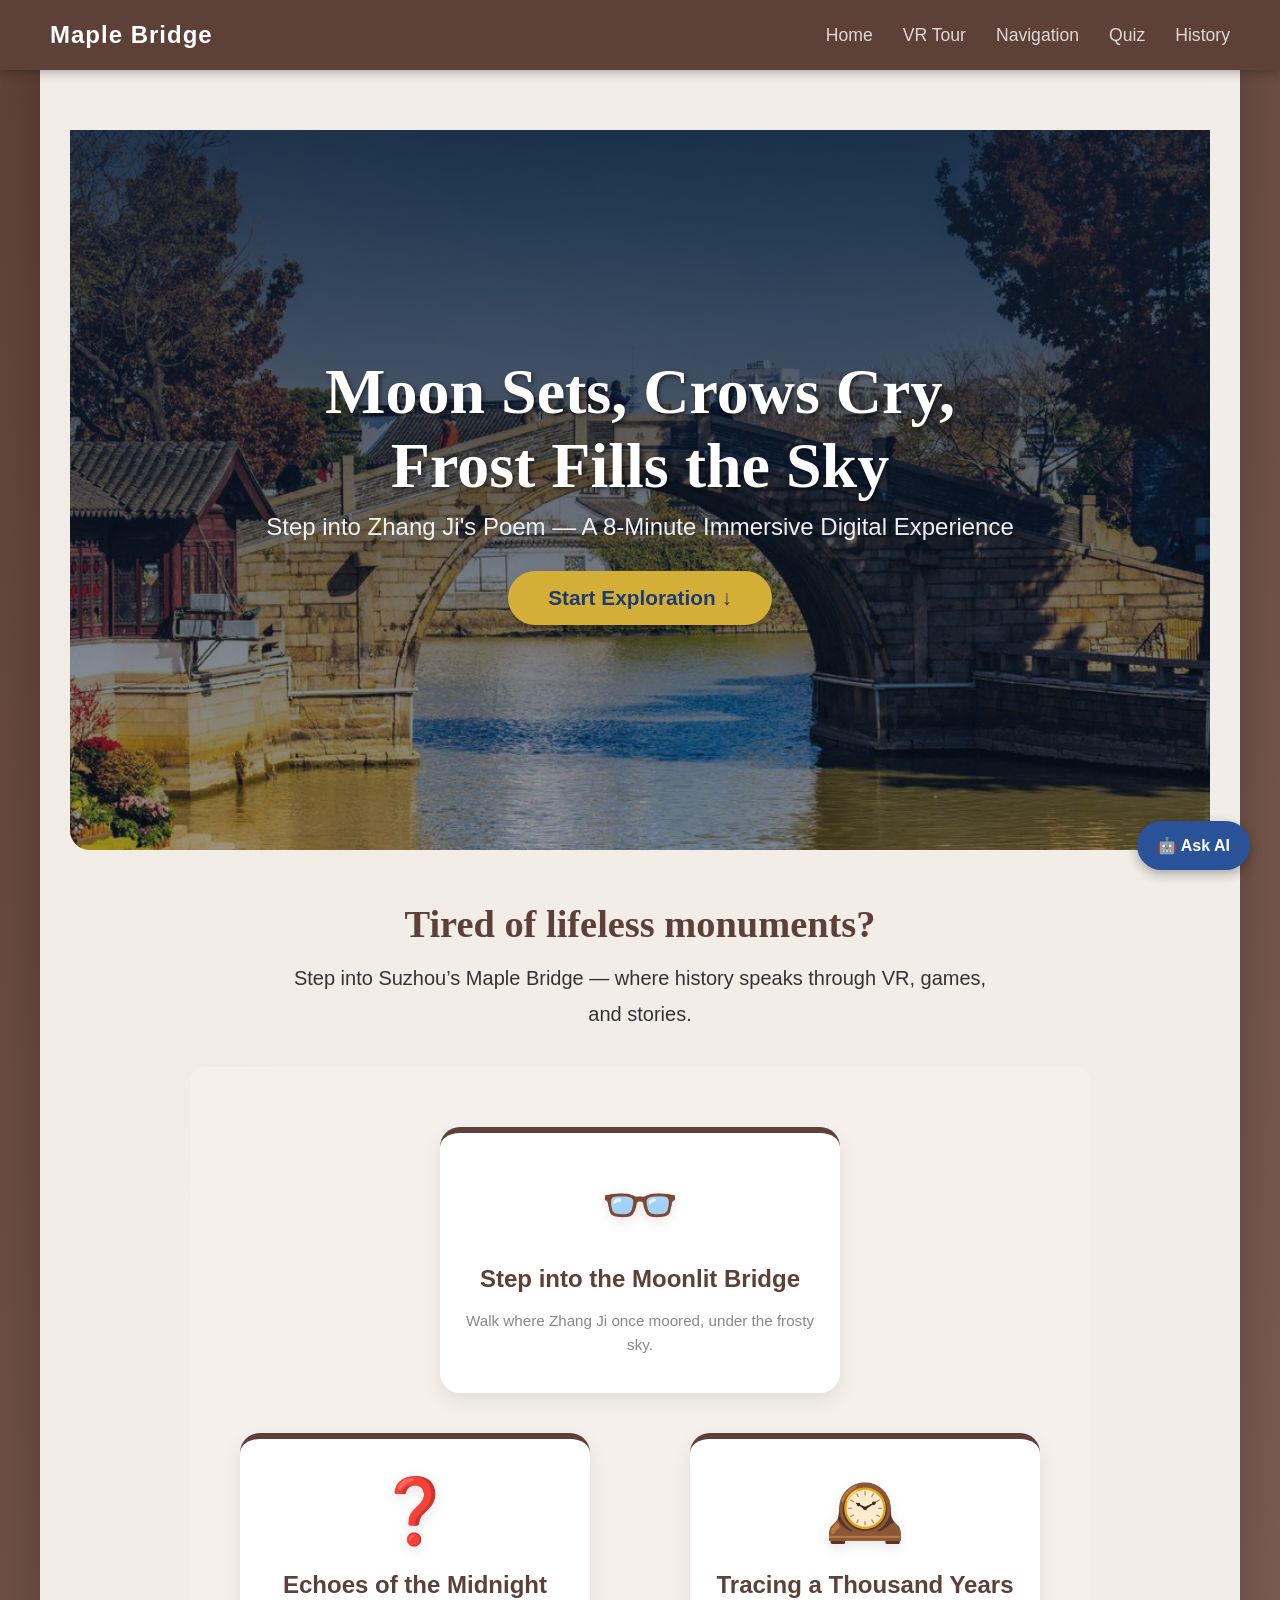
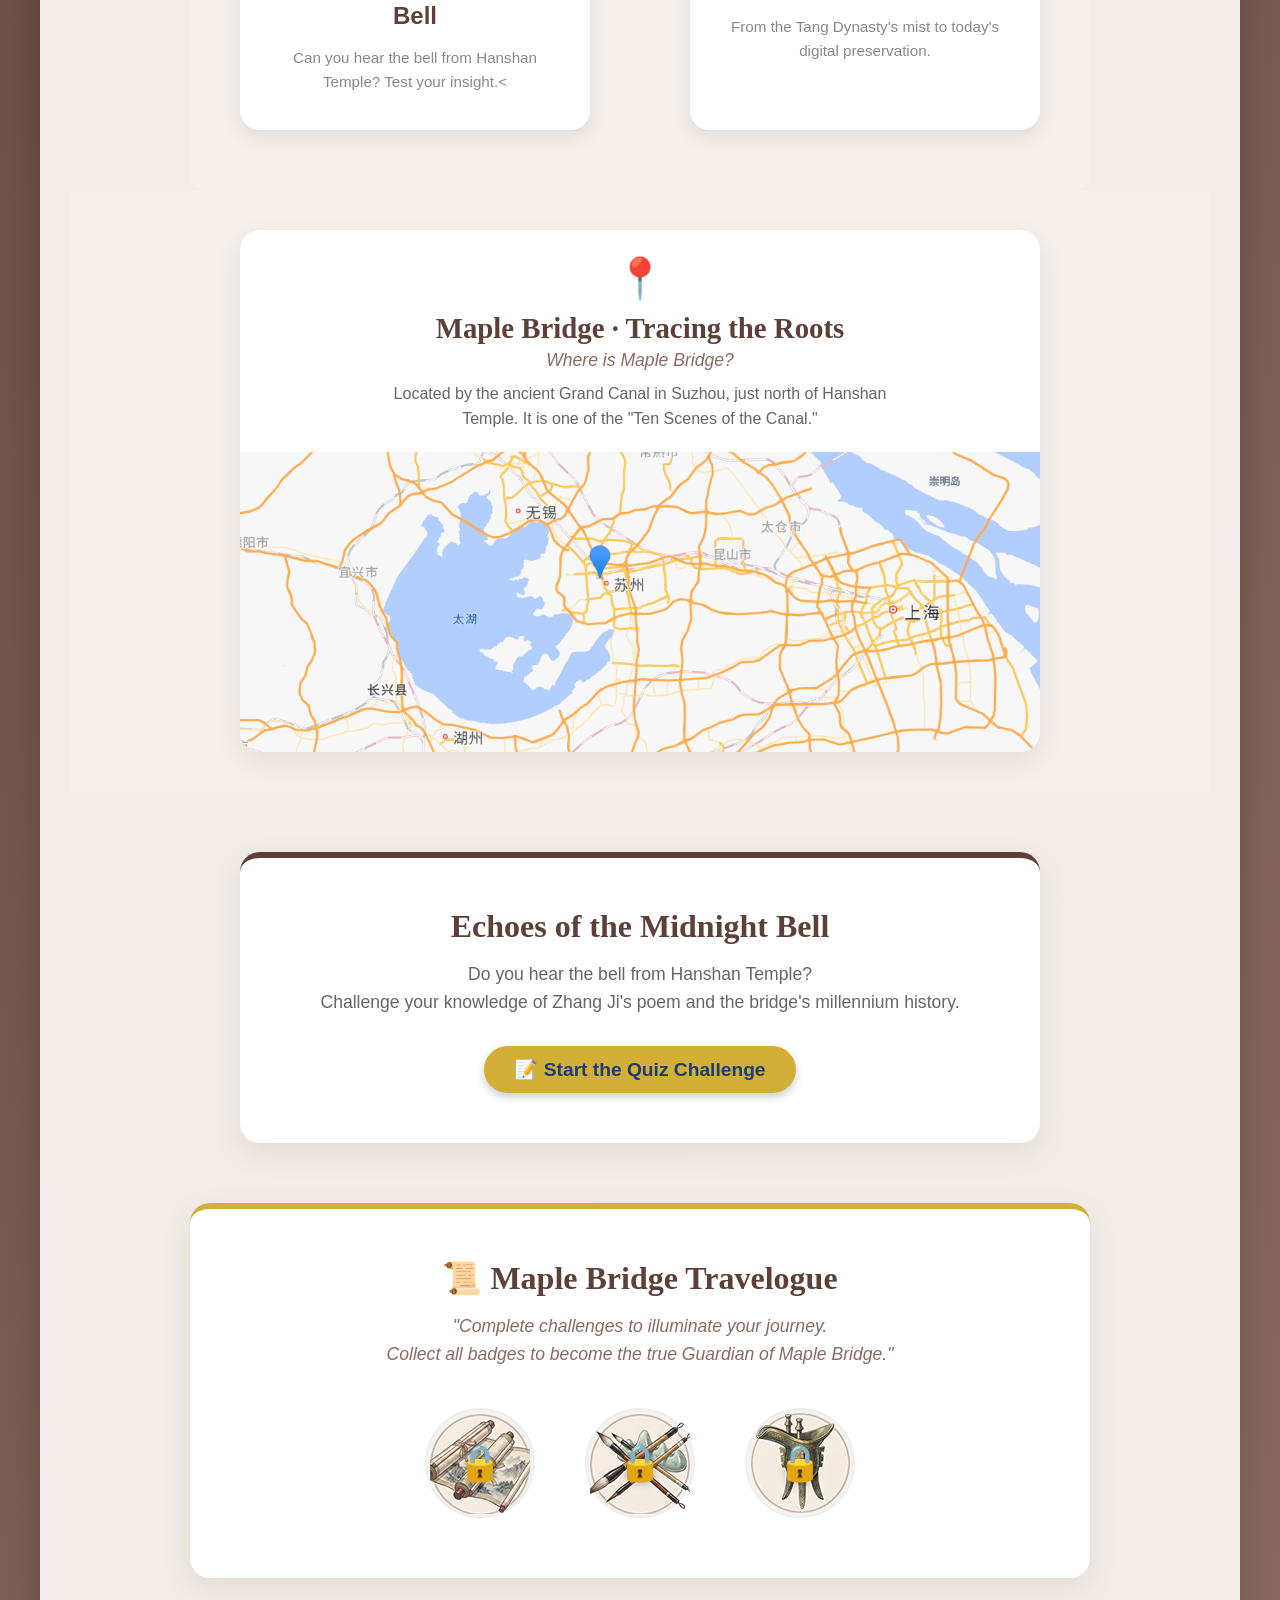
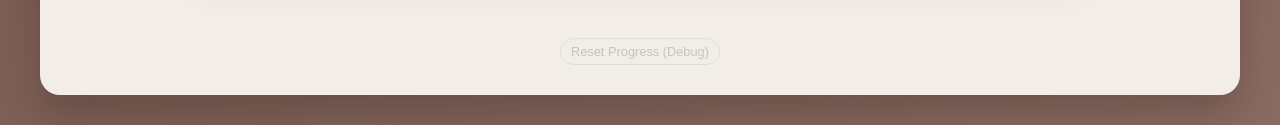
<file: demo/index.html>
<!DOCTYPE html>
<html lang="en">

<head>
    <meta charset="UTF-8">
    <meta name="viewport" content="width=device-width, initial-scale=1.0">
    <title>CPT208 Group Work - Echoes of Maple Bridge</title>
    <link rel="stylesheet" href="css/styles.css">
</head>

<body>
<!-- 1. New: Top fixed navigation bar -->
<nav class="navbar">
    <a href="#" class="nav-logo">Maple Bridge</a>
    <div class="nav-links">
        <a href="#" class="nav-item" onclick="window.scrollTo({top: 0, behavior: 'smooth'})">Home</a>
        <a href="vr-redirect.html" class="nav-item" >VR Tour</a>
        <a href="navigation.html" class="nav-item">Navigation</a>
        <a href="game.html" class="nav-item">Quiz</a>
        <a href="history.html" class="nav-item">History</a>
    </div>
</nav>

<div class="container">
    <!-- 2. Refactored: Hero section (Poetic large image + Entry) -->
    <div class="hero-section">
        <!-- Poetic main title -->
        <h1 class="hero-title-main">Moon Sets, Crows Cry,<br>Frost Fills the Sky</h1>
        <!-- Subtitle -->
        <p class="hero-subtitle">Step into Zhang Ji's Poem — A 8-Minute Immersive Digital Experience</p>

        <!-- Prominent start button -->
        <a href="#highlights" class="btn-start" style="font-size: 1.3em; padding: 15px 40px;">
            Start Exploration ↓
        </a>
    </div>

    <div class="mission-statement">
        <h2 class="mission-en">Tired of lifeless monuments?</h2>
        <p class="mission-desc">
            Step into Suzhou’s Maple Bridge — where history speaks through VR, games, and stories.
            <br>
            <span style="color: #8B6B61; font-size: 0.9em; display: block; margin-top: 5px;">
                </span>
        </p>
    </div>
    <!-- 3. New: Three core highlights (Icons + Links) -->
    <div id="highlights" class="highlights-section">

        <!-- Highlight 1: VR virtual tour (Placed first, occupies the top center position) -->
        <div class="highlight-card" onclick="window.location.href='vr-redirect.html'">
            <span class="highlight-icon">👓</span>
            <div class="highlight-title">Step into the Moonlit Bridge</div>
            <p class="highlight-desc">Walk where Zhang Ji once moored, under the frosty sky.</p>
        </div>

        <!-- Highlight 2: Fun quiz (Placed on the left of the second row) -->
        <div class="highlight-card" onclick="window.location.href='game.html'">
            <span class="highlight-icon">❓</span>
            <div class="highlight-title">Echoes of the Midnight Bell</div>
            <p class="highlight-desc">Can you hear the bell from Hanshan Temple? Test your insight.<</p>
        </div>

        <!-- Highlight 3: Historical timeline (Placed on the right of the second row) -->
        <div class="highlight-card" onclick="window.location.href='history.html'">
            <span class="highlight-icon">🕰️</span>
            <div class="highlight-title">Tracing a Thousand Years</div>
            <p class="highlight-desc">From the Tang Dynasty's mist to today's digital preservation.</p>
        </div>

    </div>

    <!-- [Refactored] Map preview area (Replaces the original hidden map) -->
    <div class="map-preview-section" id="map-preview">
        <div class="map-card">
            <div class="map-header">
                <span class="map-icon">📍</span>
                <h2 class="map-title">Maple Bridge · Tracing the Roots</h2>
                <p class="map-subtitle">Where is Maple Bridge?</p>
            </div>

            <div class="map-description">
                <p>Located by the ancient Grand Canal in Suzhou, just north of Hanshan Temple. It is one of the "Ten Scenes of the Canal."</p>
            </div>

            <!-- Static preview image -->
            <div class="map-image-container" onclick="window.location.href='navigation.html'">
                <img src="images/easylocation.png"
                     alt="Maple Bridge Location Preview"
                     class="map-static-img">
                <div class="map-overlay">
                    <span class="view-map-btn">View Detailed Map →</span>
                </div>
            </div>
        </div>
    </div>
    <!-- [Refactored] Quiz entry section: More poetic guidance -->
    <div class="quiz-entry-section" id="quiz-entry">
        <h2>Echoes of the Midnight Bell</h2>
        <p>
            Do you hear the bell from Hanshan Temple? <br>
            Challenge your knowledge of Zhang Ji's poem and the bridge's millennium history.
        </p>
        <a href="game.html" class="btn-start">
            📝 Start the Quiz Challenge
        </a>
    </div>

    <!-- [Refactored] Achievement Showcase Section -->
    <div class="showcase-section">
        <h2 class="section-title">📜 Maple Bridge Travelogue</h2>
        <p class="showcase-intro">
            "Complete challenges to illuminate your journey.<br>
            Collect all badges to become the true Guardian of Maple Bridge."
        </p>

        <div class="badge-grid" id="badge-grid">
            <!-- Badges will be dynamically generated by JS -->
        </div>
    </div>
    <!-- Debug button: Suggested to be moved to the very bottom of the page or hidden to avoid ruining the aesthetic -->
    <div style="text-align: center; margin-top: 20px; opacity: 0.5;">
        <button onclick="resetAchievements()"
                style="background: transparent; color: #999; border: 1px solid #ccc; padding: 5px 10px; border-radius: 15px; cursor: pointer; font-size: 0.8em;">
            Reset Progress (Debug)
        </button>
    </div>
    <!-- AI Chat -->
    <button id="ai-chat-btn" class="ai-chat-btn" onclick="toggleChat()">🤖 Ask AI</button>
    <div id="ai-chat-window" class="ai-chat-window" style="display: none;">
        <div class="chat-header">
            <span>Maple Bridge AI Guide</span>
            <span class="close-chat" onclick="toggleChat()">&times;</span>
        </div>
        <div id="chat-messages" class="chat-messages"></div>
        <div class="chat-input-area">
            <input type="text" id="chat-input" placeholder="Type your question..." onkeypress="handleEnter(event)">
            <button onclick="sendMessage()">Send</button>
        </div>
    </div>

    <script src="https://webapi.amap.com/maps?v=2.0&key=7a88f058e5d7918dd8d1fab54de9bece&lang=en"></script>
    <script src="js/script.js"></script>
</div>
</body>

</html>
</file>
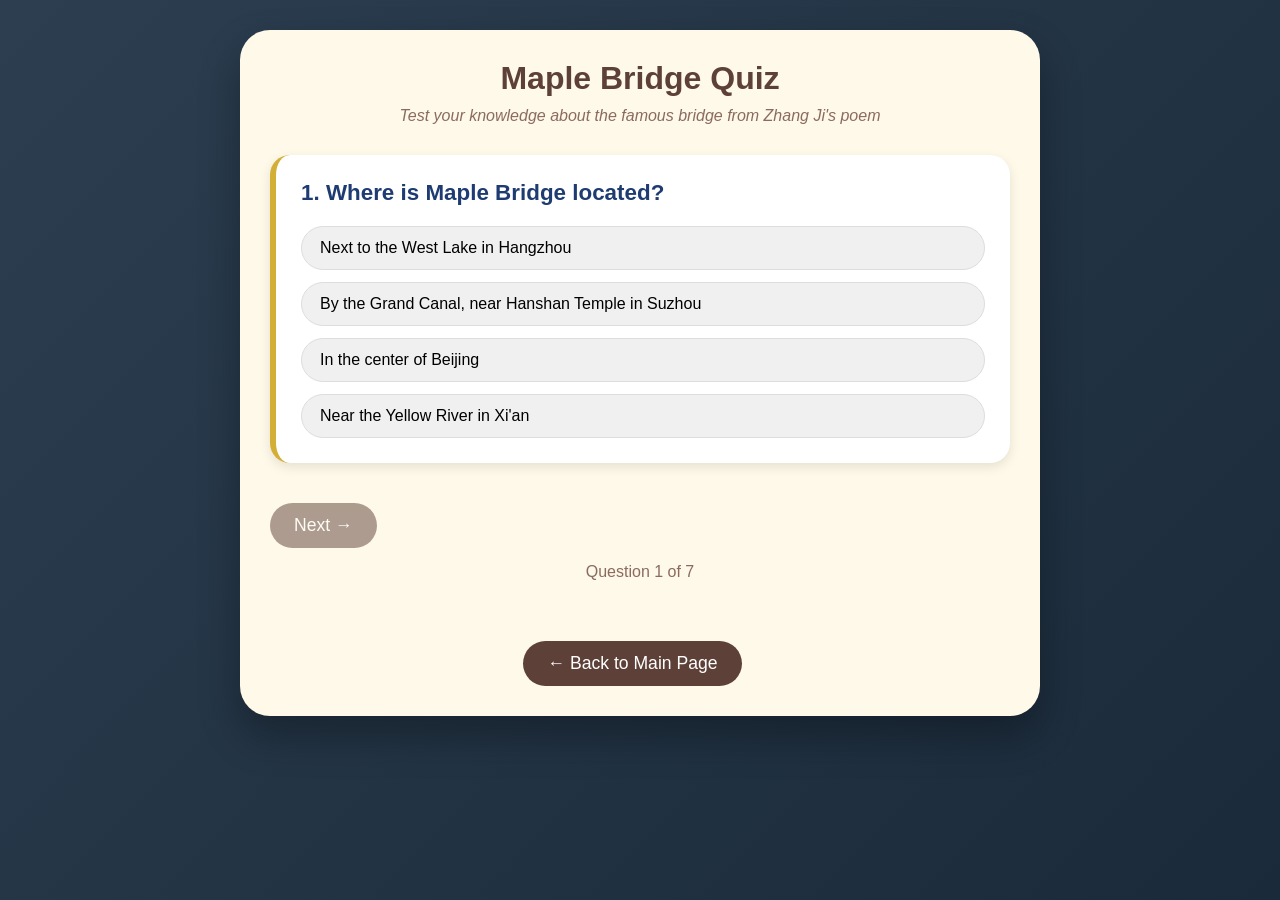
<file: game.html>
<!DOCTYPE html>
<html lang="en">

<head>
    <meta charset="UTF-8">
    <meta name="viewport" content="width=device-width, initial-scale=1.0">
    <title>Maple Bridge Quest - Echoes of Maple Bridge</title>
    <link rel="stylesheet" href="css/game.css">
</head>

<body>
    <div class="container">
        <h1> Maple Bridge Quiz</h1>
        <div class="sub">Test your knowledge about the famous bridge from Zhang Ji's poem</div>

        <div id="quizApp">
        </div>
        <div class="footer">
            <button class="back-btn" onclick="location.href='index.html'">← Back to Main Page</button>
        </div>
    </div>
    <script src="js/game.js"></script>
</body>

</html>
</file>
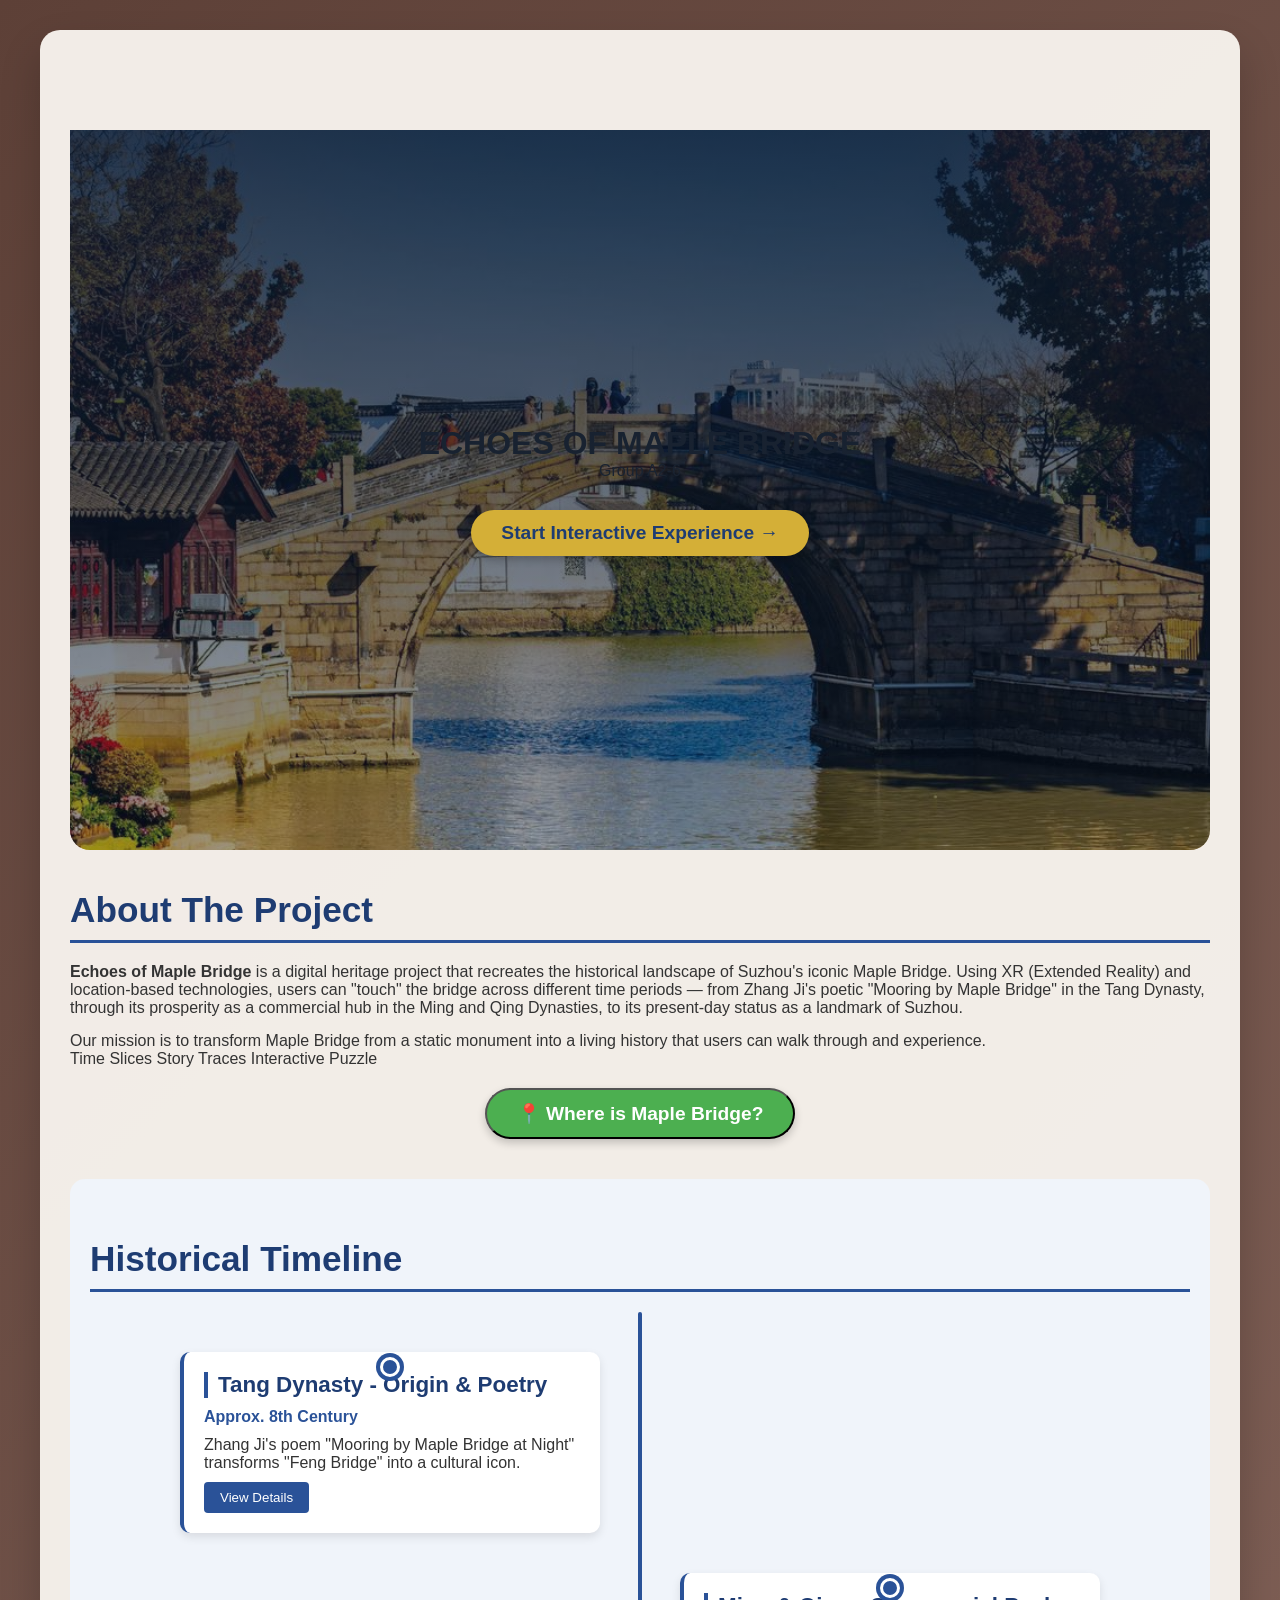
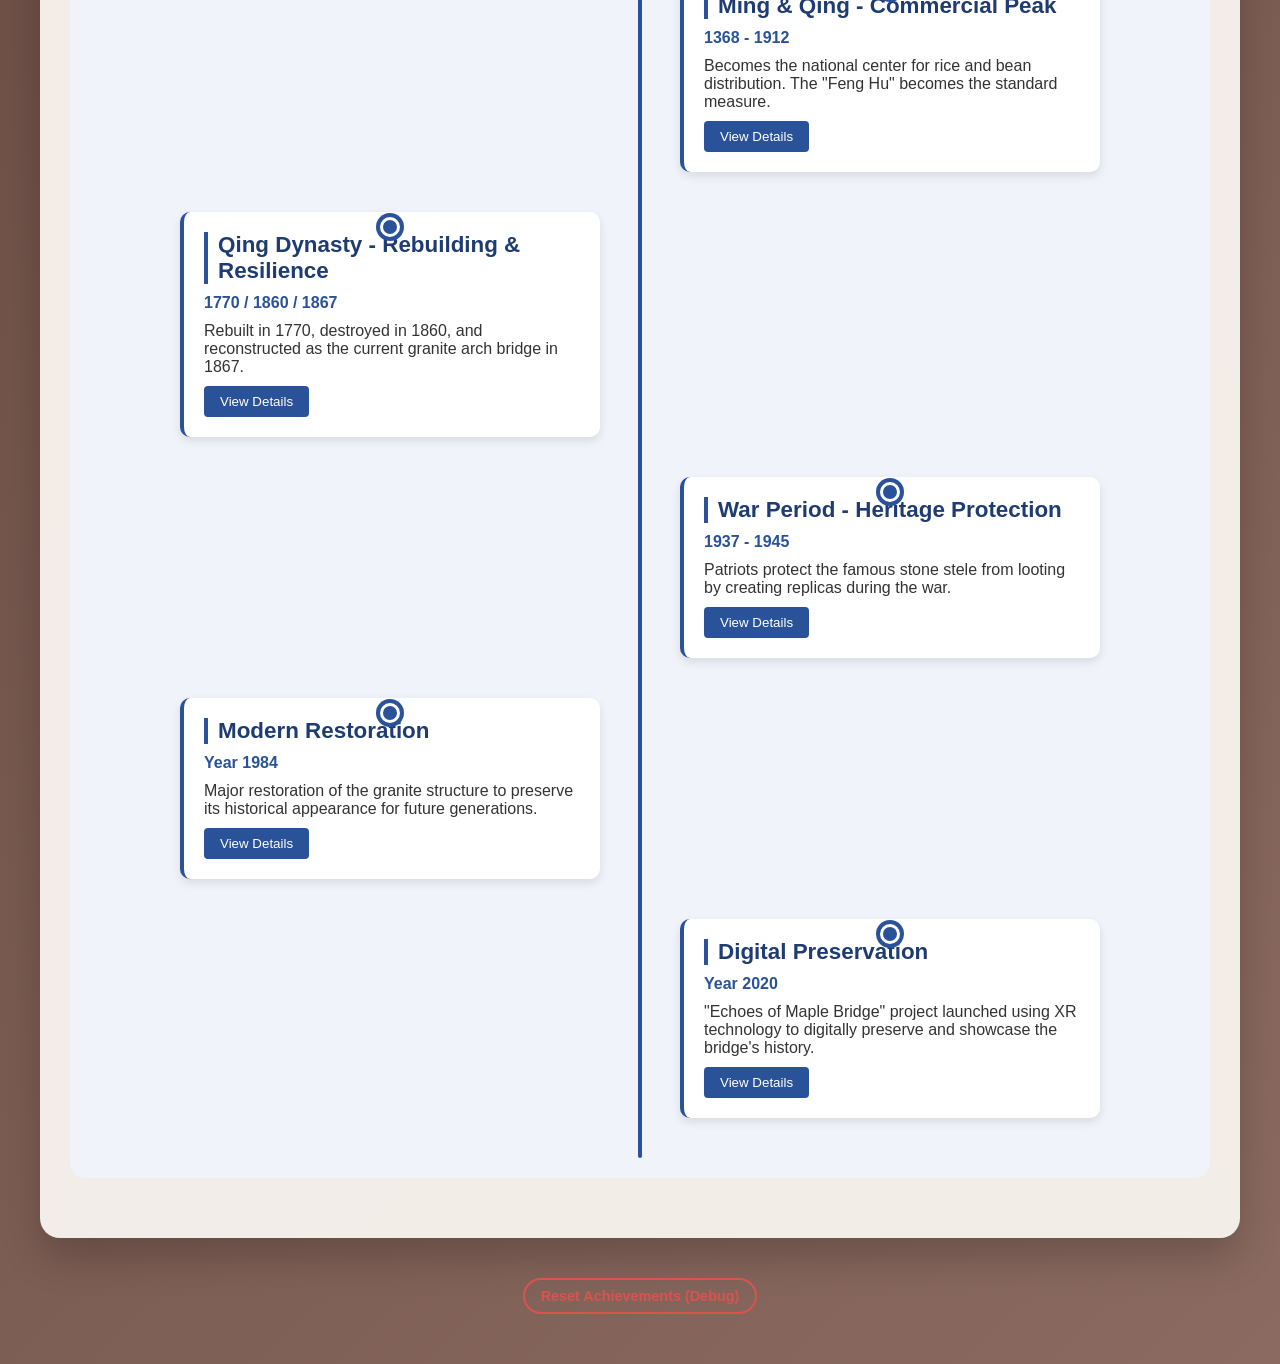
<file: demo/demoindex.html>
<!DOCTYPE html>
<html lang="en">

<head>
    <meta charset="UTF-8">
    <meta name="viewport" content="width=device-width, initial-scale=1.0">
    <title>CPT208 Group Work - Echoes of Maple Bridge</title>
    <link rel="stylesheet" href="css/styles.css">
</head>

<body>
    <div class="container">
        <!-- 第一部分：大标题 + 小组编号 -->
        <div class="hero-section">
            <h1>ECHOES OF MAPLE BRIDGE</h1>
            <div class="group-id">Group A2-6</div>
            <div style="margin-top: 30px; position: relative; z-index: 2;">
                <a href="game.html" class="btn-start"> Start Interactive Experience →</a>
            </div>
        </div>

        <!-- 第二部分：项目简介 -->
        <div class="project-section">
            <h2 class="section-title">About The Project</h2>
            <div class="project-description">
                <p><strong>Echoes of Maple Bridge</strong> is a digital heritage project that recreates the historical
                    landscape of Suzhou's iconic Maple Bridge. Using XR (Extended Reality) and location-based
                    technologies, users can "touch" the bridge across different time periods — from Zhang Ji's poetic
                    "Mooring by Maple Bridge" in the Tang Dynasty, through its prosperity as a commercial hub in the
                    Ming and Qing Dynasties, to its present-day status as a landmark of Suzhou.</p>
                <p style="margin-top: 15px;">Our mission is to transform Maple Bridge from a static monument into a
                    living history that users can walk through and experience.</p>
            </div>
            <div class="feature-tags">
                <span class="feature-tag"> Time Slices</span>
                <span class="feature-tag"> Story Traces</span>
                <span class="feature-tag"> Interactive Puzzle</span>
            </div>
        </div>

        <!-- 地图部分 -->
        <div class="map-section" id="map-section" style="display: none;">
            <h2 class="section-title">Maple Bridge Location</h2>
            <div id="container" style="width: 100%; height: 400px;"></div>
            <button onclick="closeMap()" class="detail-btn" style="margin-top: 10px;">Close Map</button>
        </div>

        <div style="margin-top: 20px; text-align: center; position: relative; z-index: 2;">
            <button onclick="openMap()" class="btn-start" style="background: #4CAF50; color: white;">
                📍 Where is Maple Bridge?
            </button>
        </div>

        <!-- 引入高德地图 JS API -->
        <script src="https://webapi.amap.com/maps?v=2.0&key=7a88f058e5d7918dd8d1fab54de9bece&lang=en"></script>



        <!-- 时间轴部分 -->
        <div class="timeline-section">
            <h2 class="section-title">Historical Timeline</h2>
            <div class="timeline-container">
                <!-- 时间轴内容 -->
                <!-- 1. Tang Dynasty -->
                <div class="timeline-item" data-year="Tang Dynasty">
                    <div class="timeline-marker"></div>
                    <div class="timeline-content">
                        <h3>Tang Dynasty - Origin & Poetry</h3>
                        <p class="timeline-date">Approx. 8th Century</p>
                        <p>Zhang Ji's poem "Mooring by Maple Bridge at Night" transforms "Feng Bridge" into a cultural
                            icon.</p>
                        <button class="detail-btn" onclick="showEventDetail('zhangji')">View Details</button>
                    </div>
                </div>

                <!-- 2. Ming/Qing Commerce -->
                <div class="timeline-item" data-year="Ming-Qing">
                    <div class="timeline-marker"></div>
                    <div class="timeline-content">
                        <h3>Ming & Qing - Commercial Peak</h3>
                        <p class="timeline-date">1368 - 1912</p>
                        <p>Becomes the national center for rice and bean distribution. The "Feng Hu" becomes the
                            standard measure.</p>
                        <button class="detail-btn" onclick="showEventDetail('mingdynasty')">View Details</button>
                    </div>
                </div>

                <!-- 3. Qing Reconstruction & War -->
                <div class="timeline-item" data-year="1770-1867">
                    <div class="timeline-marker"></div>
                    <div class="timeline-content">
                        <h3>Qing Dynasty - Rebuilding & Resilience</h3>
                        <p class="timeline-date">1770 / 1860 / 1867</p>
                        <p>Rebuilt in 1770, destroyed in 1860, and reconstructed as the current granite arch bridge in
                            1867.</p>
                        <button class="detail-btn" onclick="showEventDetail('qingdynasty')">View Details</button>
                    </div>
                </div>

                <!-- 4. War Period (Protection) -->
                <div class="timeline-item" data-year="1937-1945">
                    <div class="timeline-marker"></div>
                    <div class="timeline-content">
                        <h3>War Period - Heritage Protection</h3>
                        <p class="timeline-date">1937 - 1945</p>
                        <p>Patriots protect the famous stone stele from looting by creating replicas during the war.</p>
                        <button class="detail-btn" onclick="showEventDetail('warperiod')">View Details</button>
                    </div>
                </div>

                <!-- 5. Modern Restoration -->
                <div class="timeline-item" data-year="1984">
                    <div class="timeline-marker"></div>
                    <div class="timeline-content">
                        <h3>Modern Restoration</h3>
                        <p class="timeline-date">Year 1984</p>
                        <p>Major restoration of the granite structure to preserve its historical appearance for future
                            generations.</p>
                        <button class="detail-btn" onclick="showEventDetail('restoration')">View Details</button>
                    </div>
                </div>

                <!-- 6. Digital -->
                <div class="timeline-item" data-year="2020">
                    <div class="timeline-marker"></div>
                    <div class="timeline-content">
                        <h3>Digital Preservation</h3>
                        <p class="timeline-date">Year 2020</p>
                        <p>"Echoes of Maple Bridge" project launched using XR technology to digitally preserve and
                            showcase the bridge's history.</p>
                        <button class="detail-btn" onclick="showEventDetail('digital')">View Details</button>
                    </div>
                </div>
            </div>
        </div>

        <!-- 详细信息模态框 -->
        <div id="eventModal" class="modal">
            <div class="modal-content">
                <span class="close">&times;</span>
                <div id="modalBody"></div>
            </div>
        </div>
    </div>
    <!-- 成就徽章展示区域 -->
    <div id="achievement-container" class="achievement-container" style="display: none;">
        <div class="achievement-popup">
            <div class="badge-icon" id="badge-icon"></div>
            <h3 id="badge-title">Achievement Unlocked!</h3>
            <p id="badge-desc">Description</p>
            <button onclick="closeAchievement()">Cool!</button>
        </div>
    </div>

    <!-- 调试用：重置成就按钮 -->
    <div style="text-align: center; margin-top: 40px; padding-bottom: 20px;">
        <button onclick="resetAchievements()" style="background: transparent; 
                       color: #d9534f; 
                       border: 2px solid #d9534f; 
                       padding: 8px 16px; 
                       border-radius: 20px; 
                       cursor: pointer; 
                       font-size: 0.9em; 
                       font-weight: bold;
                       transition: all 0.3s;">
            Reset Achievements (Debug)
        </button>
    </div>


    <!-- 引入外部JavaScript文件 -->
    <script src="js/script.js"></script>
</body>

</html>
</file>
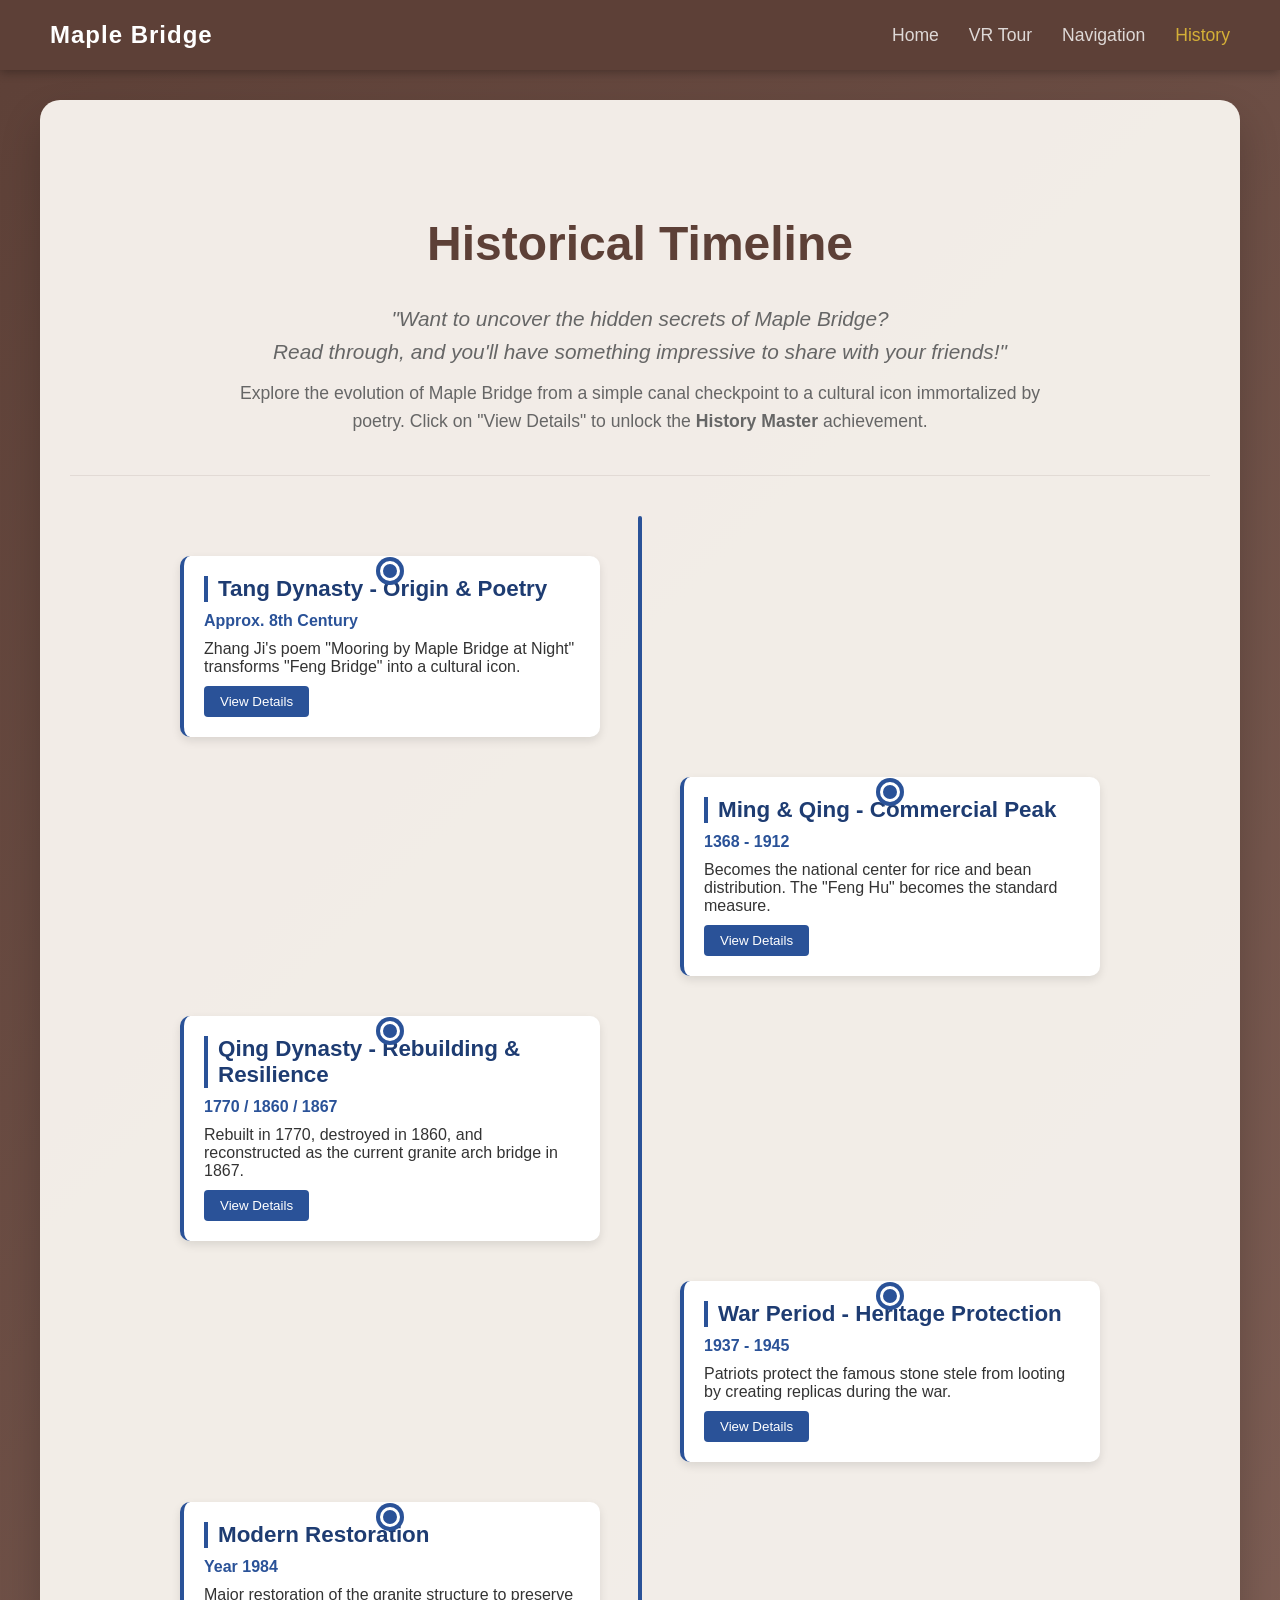
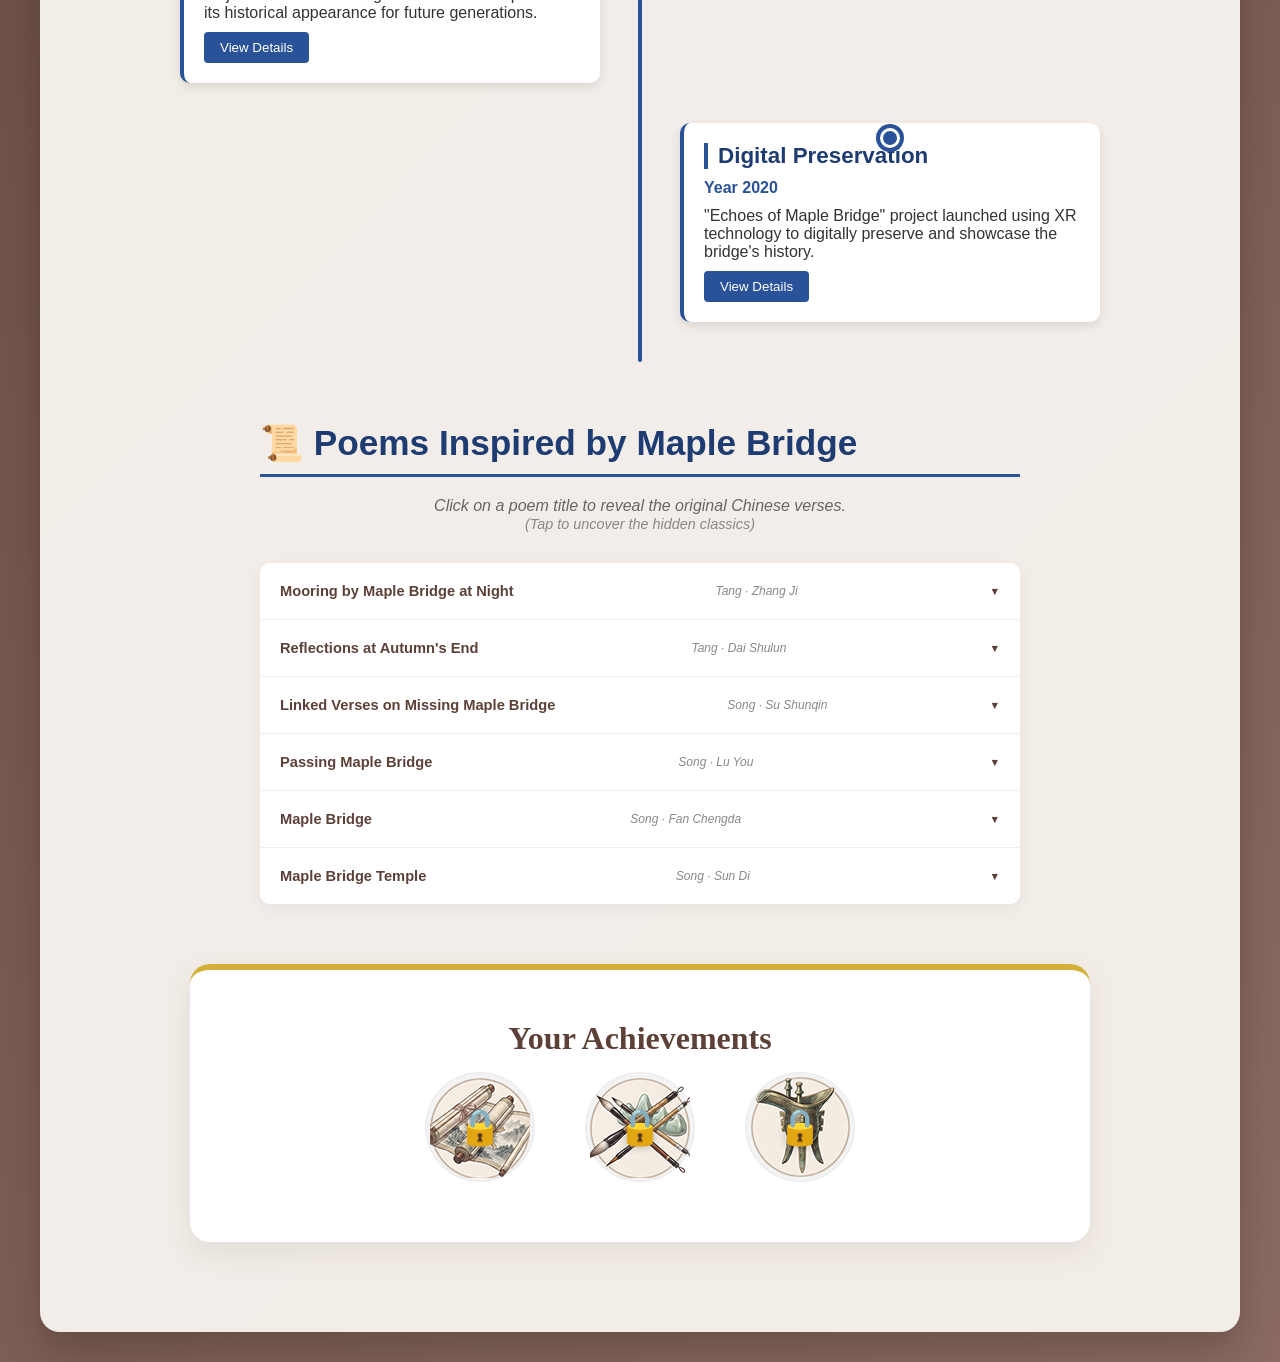
<file: demo/history.html>
<!DOCTYPE html>
<html lang="en">
<head>
    <meta charset="UTF-8">
    <meta name="viewport" content="width=device-width, initial-scale=1.0">
    <title>History of Maple Bridge - Echoes of Maple Bridge</title>
    <link rel="stylesheet" href="css/styles.css">
</head>
<body>
<!-- 1. Top fixed navigation bar (consistent with the homepage) -->
<nav class="navbar">
    <a href="index.html" class="nav-logo">Maple Bridge</a>
    <div class="nav-links">
        <a href="index.html" class="nav-item">Home</a>
        <a href="vr-redirect.html" class="nav-item">VR Tour</a>
        <a href="navigation.html" class="nav-item">Navigation</a>
        <a href="history.html" class="nav-item" style="color: #D4AF37;">History</a>
    </div>
</nav>

<div class="container" style="margin-top: 70px;"> <!-- Leave space for the navigation bar -->

    <!-- 2. Page title and introduction -->
    <div class="history-header-section">
        <h1 class="section-title" style="border-bottom: none;">Historical Timeline</h1>
        <p class="subtitle">
            "Want to uncover the hidden secrets of Maple Bridge? <br>
            Read through, and you'll have something impressive to share with your friends!"
        </p>
        <p style="color: #666; max-width: 800px; margin: 0 auto; font-size: 1.1em; line-height: 1.6;">
            Explore the evolution of Maple Bridge from a simple canal checkpoint to a cultural icon immortalized by poetry.
            Click on "View Details" to unlock the <strong>History Master</strong> achievement.
        </p>
    </div>

    <!-- 3. Timeline section -->
    <div class="timeline-section" id="timeline" style="background: transparent; box-shadow: none; padding: 0;">
        <div class="timeline-container">
            <!-- Tang Dynasty -->
            <div class="timeline-item" data-year="Tang Dynasty">
                <div class="timeline-marker"></div>
                <div class="timeline-content">
                    <h3>Tang Dynasty - Origin & Poetry</h3>
                    <p class="timeline-date">Approx. 8th Century</p>
                    <p>Zhang Ji's poem "Mooring by Maple Bridge at Night" transforms "Feng Bridge" into a cultural icon.</p>
                    <button class="detail-btn" onclick="showEventDetail('zhangji')">View Details</button>
                </div>
            </div>

            <!-- Ming/Qing Commerce -->
            <div class="timeline-item" data-year="Ming-Qing">
                <div class="timeline-marker"></div>
                <div class="timeline-content">
                    <h3>Ming & Qing - Commercial Peak</h3>
                    <p class="timeline-date">1368 - 1912</p>
                    <p>Becomes the national center for rice and bean distribution. The "Feng Hu" becomes the standard measure.</p>
                    <button class="detail-btn" onclick="showEventDetail('mingdynasty')">View Details</button>
                </div>
            </div>

            <!-- Qing Reconstruction -->
            <div class="timeline-item" data-year="1770-1867">
                <div class="timeline-marker"></div>
                <div class="timeline-content">
                    <h3>Qing Dynasty - Rebuilding & Resilience</h3>
                    <p class="timeline-date">1770 / 1860 / 1867</p>
                    <p>Rebuilt in 1770, destroyed in 1860, and reconstructed as the current granite arch bridge in 1867.</p>
                    <button class="detail-btn" onclick="showEventDetail('qingdynasty')">View Details</button>
                </div>
            </div>

            <!-- War Period -->
            <div class="timeline-item" data-year="1937-1945">
                <div class="timeline-marker"></div>
                <div class="timeline-content">
                    <h3>War Period - Heritage Protection</h3>
                    <p class="timeline-date">1937 - 1945</p>
                    <p>Patriots protect the famous stone stele from looting by creating replicas during the war.</p>
                    <button class="detail-btn" onclick="showEventDetail('warperiod')">View Details</button>
                </div>
            </div>

            <!-- Modern Restoration -->
            <div class="timeline-item" data-year="1984">
                <div class="timeline-marker"></div>
                <div class="timeline-content">
                    <h3>Modern Restoration</h3>
                    <p class="timeline-date">Year 1984</p>
                    <p>Major restoration of the granite structure to preserve its historical appearance for future generations.</p>
                    <button class="detail-btn" onclick="showEventDetail('restoration')">View Details</button>
                </div>
            </div>

            <!-- Digital Preservation -->
            <div class="timeline-item" data-year="2020">
                <div class="timeline-marker"></div>
                <div class="timeline-content">
                    <h3>Digital Preservation</h3>
                    <p class="timeline-date">Year 2020</p>
                    <p>"Echoes of Maple Bridge" project launched using XR technology to digitally preserve and showcase the bridge's history.</p>
                    <button class="detail-btn" onclick="showEventDetail('digital')">View Details</button>
                </div>
            </div>
        </div>
    </div>

    <!-- [New] Maple Bridge in the eyes of poets through the ages - Accordion section -->
    <section class="poetry-accordion-section">
        <h2 class="section-title">📜 Poems Inspired by Maple Bridge</h2>
        <p class="accordion-intro">
            Click on a poem title to reveal the original Chinese verses. <br>
            <span style="font-size: 0.9em; color: #888;">(Tap to uncover the hidden classics)</span>
        </p>

        <div class="accordion-container">

            <!-- Poem 1: Zhang Ji -->
            <div class="accordion-item">
                <button class="accordion-header" onclick="toggleAccordion(this)">
                    <span class="poem-title-en">Mooring by Maple Bridge at Night</span>
                    <span class="poem-author">Tang · Zhang Ji</span>
                    <span class="accordion-icon">▼</span>
                </button>
                <div class="accordion-content">
                    <div class="poem-body">
                        <p class="chinese-verse">月落乌啼霜满天，<br>江枫渔火对愁眠。<br>姑苏城外寒山寺，<br>夜半钟声到客船。</p>
                        <hr class="poem-divider">
                        <p class="english-verse">
                            The moon sets, crows cry, frost fills the sky,<br>
                            River maples, fishing lights, I lie awake in sorrow.<br>
                            Outside Gusu City, from Hanshan Temple,<br>
                            The midnight bell reaches my guest boat.
                        </p>
                    </div>
                </div>
            </div>

            <!-- Poem 2: Dai Shulun -->
            <div class="accordion-item">
                <button class="accordion-header" onclick="toggleAccordion(this)">
                    <span class="poem-title-en">Reflections at Autumn's End</span>
                    <span class="poem-author">Tang · Dai Shulun</span>
                    <span class="accordion-icon">▼</span>
                </button>
                <div class="accordion-content">
                    <div class="poem-body">
                        <p class="chinese-verse">离心正惘惘，叹息向寒流。<br>晚翠深枫寺，春光旧画楼。<br>枫桥灯火夜，江柱水云秋。<br>谁谓青霄远，回头即旧游。</p>
                        <hr class="poem-divider">
                        <p class="english-verse">
                            My heart is lost in parting, sighing towards the cold current,<br>
                            Evening greenery deepens at Maple Temple, spring light lingers on old painted towers.<br>
                            Lights of Maple Bridge at night, river pillars amidst autumn water and clouds,<br>
                            Who says the blue sky is far? Turning back, I see my old journeys.
                        </p>
                    </div>
                </div>
            </div>

            <!-- Poem 3: Su Shunqin -->
            <div class="accordion-item">
                <button class="accordion-header" onclick="toggleAccordion(this)">
                    <span class="poem-title-en">Linked Verses on Missing Maple Bridge</span>
                    <span class="poem-author">Song · Su Shunqin</span>
                    <span class="accordion-icon">▼</span>
                </button>
                <div class="accordion-content">
                    <div class="poem-body">
                        <p class="chinese-verse">晚泊依枫岸，依稀似客居。<br>寒山钟响后，独看古屏书。</p>
                        <hr class="poem-divider">
                        <p class="english-verse">
                            Mooring late by the Maple Bank, vaguely like a traveler's stay,<br>
                            After the bell of Hanshan rings, I alone read ancient screen inscriptions.
                        </p>
                    </div>
                </div>
            </div>

            <!-- Poem 4: Lu You -->
            <div class="accordion-item">
                <button class="accordion-header" onclick="toggleAccordion(this)">
                    <span class="poem-title-en">Passing Maple Bridge</span>
                    <span class="poem-author">Song · Lu You</span>
                    <span class="accordion-icon">▼</span>
                </button>
                <div class="accordion-content">
                    <div class="poem-body">
                        <p class="chinese-verse">七年不到枫桥寺，客枕依然半夜钟。<br>风月未须轻感慨，巴山此去尚千重。</p>
                        <hr class="poem-divider">
                        <p class="english-verse">
                            Seven years since I last visited Maple Bridge Temple,<br>
                            On my traveler's pillow, still the midnight bell sounds.<br>
                            No need to sigh lightly at the wind and moon,<br>
                            From here to Ba Mountains, there are still a thousand layers of peaks.
                        </p>
                    </div>
                </div>
            </div>

            <!-- Poem 5: Fan Chengda -->
            <div class="accordion-item">
                <button class="accordion-header" onclick="toggleAccordion(this)">
                    <span class="poem-title-en">Maple Bridge</span>
                    <span class="poem-author">Song · Fan Chengda</span>
                    <span class="accordion-icon">▼</span>
                </button>
                <div class="accordion-content">
                    <div class="poem-body">
                        <p class="chinese-verse">去年秋晚此江边，曾听寒山半夜钟。<br>今日重来倍惆怅，满林霜叶对疏松。</p>
                        <hr class="poem-divider">
                        <p class="english-verse">
                            Late last autumn by this riverside, I once heard Hanshan's midnight bell,<br>
                            Coming again today, I am doubly melancholy,<br>
                            Facing sparse pines amidst a forest full of frosty leaves.
                        </p>
                    </div>
                </div>
            </div>

            <!-- Poem 6: Sun Di -->
            <div class="accordion-item">
                <button class="accordion-header" onclick="toggleAccordion(this)">
                    <span class="poem-title-en">Maple Bridge Temple</span>
                    <span class="poem-author">Song · Sun Di</span>
                    <span class="accordion-icon">▼</span>
                </button>
                <div class="accordion-content">
                    <div class="poem-body">
                        <p class="chinese-verse">白首重来一梦中，青山依旧对垂虹。<br>莫嫌野寺寒山晚，犹有疏钟送客风。</p>
                        <hr class="poem-divider">
                        <p class="english-verse">
                            Returning with white hair, it feels like a dream,<br>
                            Green mountains still face the hanging rainbow bridge.<br>
                            Do not dislike the wild temple's late evening chill,<br>
                            There are still sparse bells sending off the traveler in the wind.
                        </p>
                    </div>
                </div>
            </div>

        </div>
    </section>
    <!-- 4. Bottom achievement showcase (optional, if you want to see achievements on this page as well) -->
    <div class="showcase-section">
        <h2 class="section-title">Your Achievements</h2>
        <div class="badge-grid" id="badge-grid"></div>
    </div>
</div>

<!-- 5. Necessary modals and scripts (must be kept to support click details and achievement logic) -->
<div id="eventModal" class="modal">
    <div class="modal-content">
        <span class="close">&times;</span>
        <div id="modalBody"></div>
    </div>
</div>

<div id="achievement-container" class="achievement-container" style="display: none;">
    <div class="achievement-popup">
        <div class="badge-icon" id="badge-icon"></div>
        <h3 id="badge-title">Achievement Unlocked!</h3>
        <p id="badge-desc">Description</p>
        <button onclick="closeAchievement()">Cool!</button>
    </div>
</div>

<!-- Reference the same script.js to ensure consistent logic -->
<script src="js/script.js"></script>

<!-- Simple script to handle the need to open the map from the history page (since map-section is in index.html) -->
<script>
    function openMapFromHistory() {
        // Prompt the user to go to the home page to view the map, or you can choose to embed the map here
        alert("Please go to the Home page to view the interactive map.");
        window.location.href = "index.html#map-section";
    }
</script>
</body>
</html>
</file>
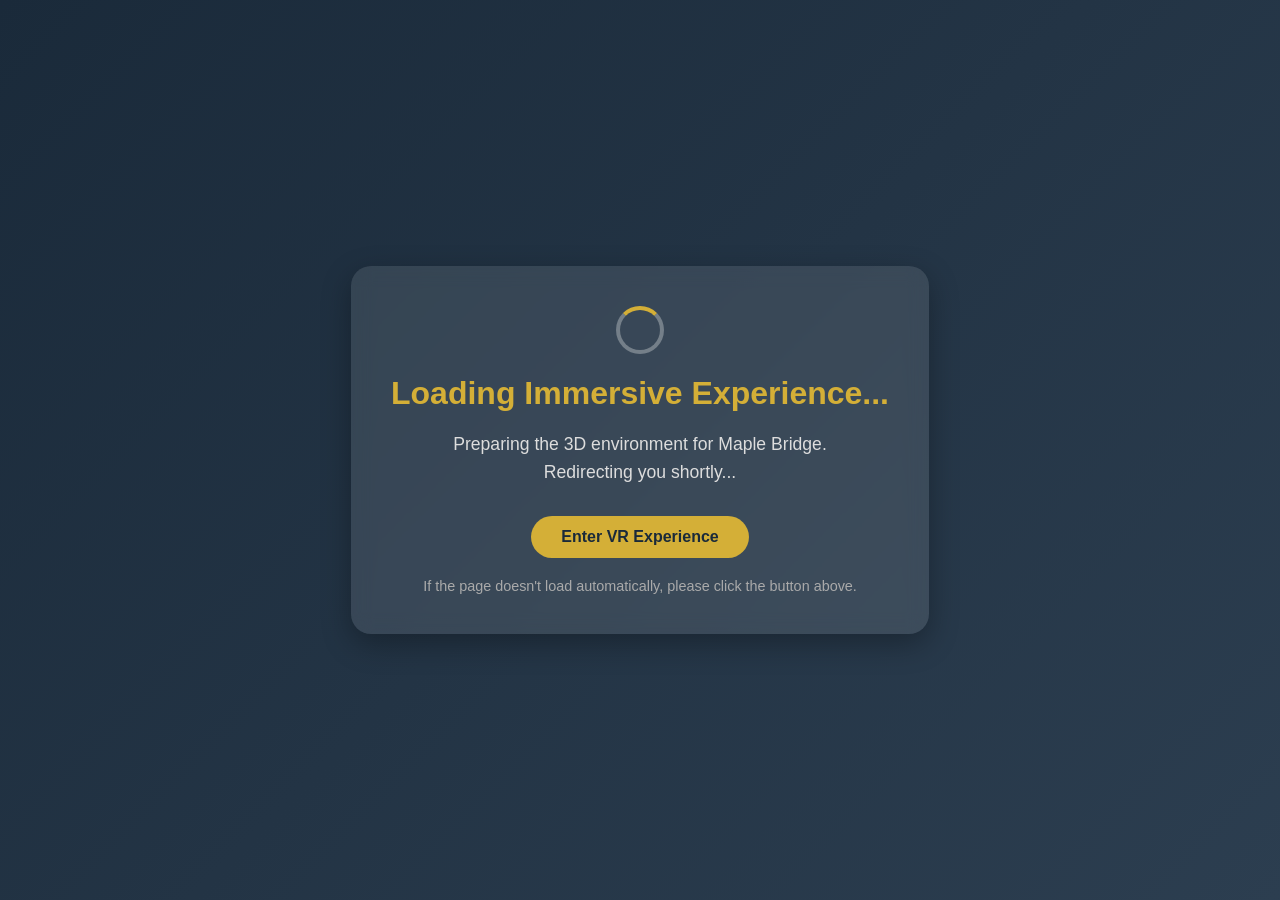
<file: demo/vr-redirect.html>
<!DOCTYPE html>
<html lang="en">
<head>
    <meta charset="UTF-8">
    <meta name="viewport" content="width=device-width, initial-scale=1.0">
    <title>Loading VR Experience...</title>
    <style>
        body {
            margin: 0;
            padding: 0;
            background: linear-gradient(135deg, #1a2a3a 0%, #2c3e50 100%);
            height: 100vh;
            display: flex;
            justify-content: center;
            align-items: center;
            font-family: 'Segoe UI', Tahoma, Geneva, Verdana, sans-serif;
            color: white;
            text-align: center;
        }
        .loading-container {
            background: rgba(255, 255, 255, 0.1);
            padding: 40px;
            border-radius: 20px;
            backdrop-filter: blur(10px);
            box-shadow: 0 10px 30px rgba(0,0,0,0.3);
            max-width: 500px;
        }
        h1 {
            font-size: 2em;
            margin-bottom: 10px;
            color: #D4AF37;
        }
        p {
            font-size: 1.1em;
            line-height: 1.6;
            margin-bottom: 30px;
            color: #ddd;
        }
        .spinner {
            border: 4px solid rgba(255, 255, 255, 0.3);
            border-radius: 50%;
            border-top: 4px solid #D4AF37;
            width: 40px;
            height: 40px;
            animation: spin 1s linear infinite;
            margin: 0 auto 20px;
        }
        @keyframes spin {
            0% { transform: rotate(0deg); }
            100% { transform: rotate(360deg); }
        }
        .btn-manual {
            display: inline-block;
            background: #D4AF37;
            color: #1a2a3a;
            padding: 12px 30px;
            border-radius: 30px;
            text-decoration: none;
            font-weight: bold;
            transition: 0.3s;
        }
        .btn-manual:hover {
            background: #fff;
            transform: translateY(-2px);
        }
        .note {
            margin-top: 20px;
            font-size: 0.9em;
            color: #aaa;
        }
    </style>
</head>
<body>
    <div class="loading-container">
        <div class="spinner"></div>
        <h1>Loading Immersive Experience...</h1>
        <p>Preparing the 3D environment for Maple Bridge.<br>
        Redirecting you shortly...</p>
        
        <a href="https://cpt208-unity-vr.netlify.app" class="btn-manual">Enter VR Experience</a>
        
        <div class="note">
            If the page doesn't load automatically, please click the button above.
        </div>
    </div>

    <script>
        let timeLeft = 3;
        const timerElement = document.getElementById('timer');
        const targetUrl = "https://cpt208-unity-vr.netlify.app";

        const countdown = setInterval(() => {
            timeLeft--;
            timerElement.textContent = timeLeft;
            if (timeLeft <= 0) {
                clearInterval(countdown);
                window.location.href = targetUrl;
            }
        }, 1000);
    </script>
</body>
</html>
</file>
<file: css/portfolio-styles.css>
/* Variable definitions: warm tones */
:root {
    --primary-color: #2e3b2c; /* Dark green */
    --secondary-color: #c6a43b; /* Gold */
    --bg-color: #f5f3ef; /* Off-white background */
    --card-bg: #ffffff;
    --text-color: #333333;
    --light-text: #666666;
    --shadow: 0 4px 12px rgba(0, 0, 0, 0.08);
    --radius: 12px;
}

* {
    margin: 0;
    padding: 0;
    box-sizing: border-box;
}

body {
    font-family: 'Segoe UI', Tahoma, Geneva, Verdana, sans-serif;
    background-color: var(--bg-color);
    color: var(--text-color);
    line-height: 1.6;
}

/* Navigation bar styles */
.navbar {
    position: fixed;
    top: 0;
    width: 100%;
    background-color: var(--primary-color);
    color: white;
    z-index: 1000;
    box-shadow: 0 2px 10px rgba(0,0,0,0.2);
}

.nav-container {
    max-width: 1200px;
    margin: 0 auto;
    display: flex;
    justify-content: space-between;
    align-items: center;
    padding: 0 20px;
    height: 60px;
}

.logo {
    font-size: 1.2rem;
    font-weight: bold;
    color: var(--secondary-color);
}

.nav-links {
    list-style: none;
    display: flex;
    gap: 20px;
}

.nav-link {
    text-decoration: none;
    color: rgba(255,255,255,0.8);
    font-size: 0.95rem;
    transition: color 0.3s;
}

.nav-link:hover, .nav-link.active {
    color: var(--secondary-color);
    font-weight: bold;
}

/* Mobile menu button (hidden by default) */
.hamburger {
    display: none;
    cursor: pointer;
}

/* Main container */
.container {
    max-width: 1000px;
    margin: 80px auto 40px; /* Top margin for fixed nav */
    padding: 0 20px;
}

.section {
    margin-bottom: 60px;
    scroll-margin-top: 80px; /* Prevent navbar from overlapping titles */
}

.section-title {
    color: var(--primary-color);
    border-bottom: 3px solid var(--secondary-color);
    padding-bottom: 10px;
    margin-bottom: 30px;
    font-size: 1.8rem;
}

/* Common card styles */
.card {
    background: var(--card-bg);
    border-radius: var(--radius);
    padding: 25px;
    margin-bottom: 20px;
    box-shadow: var(--shadow);
    border-left: 5px solid transparent;
    transition: transform 0.2s;
}

.card:hover {
    transform: translateY(-2px);
    border-left-color: var(--secondary-color);
}

.card h3 {
    color: var(--primary-color);
    margin-bottom: 15px;
    font-size: 1.4rem;
}

.card h4 {
    color: #555;
    margin-bottom: 10px;
}

/* Grid layout */
.grid-2-col {
    display: grid;
    grid-template-columns: 1fr 1fr;
    gap: 20px;
}

/* Placeholder text and images */
.placeholder-text {
    color: var(--light-text);
    font-style: italic;
    background: #f9f9f9;
    padding: 15px;
    border-radius: 8px;
}

.image-placeholder {
    background: #eee;
    border-radius: 8px;
    overflow: hidden;
    text-align: center;
}

.image-placeholder img {
    width: 100%;
    height: auto;
    display: block;
}

.image-placeholder.large {
    min-height: 300px;
    display: flex;
    flex-direction: column;
    justify-content: center;
    align-items: center;
}

.caption {
    font-size: 0.9rem;
    color: #777;
    margin-top: 10px;
    padding: 0 10px 10px;
}

/* List styles */
.review-list li, .feature-list li, .test-results li {
    list-style: none;
    margin-bottom: 15px;
    padding-bottom: 15px;
    border-bottom: 1px dashed #eee;
}

.pros-cons {
    display: flex;
    flex-direction: column;
    gap: 5px;
    margin-top: 5px;
    font-size: 0.9rem;
}

.pros { color: #2e7d32; }
.cons { color: #c62828; }

/* Table styles */
table {
    width: 100%;
    border-collapse: collapse;
    margin-top: 10px;
}

th, td {
    padding: 12px;
    text-align: left;
    border-bottom: 1px solid #ddd;
}

th {
    background-color: var(--primary-color);
    color: white;
}

tr:nth-child(even) {
    background-color: #f9f9f9;
}

/* Photo grid */
.photo-grid {
    display: grid;
    grid-template-columns: repeat(auto-fit, minmax(200px, 1fr));
    gap: 15px;
}

.photo-item img {
    width: 100%;
    border-radius: 8px;
    box-shadow: 0 2px 5px rgba(0,0,0,0.1);
}

/* Sketch grid */
.sketch-grid {
    display: grid;
    grid-template-columns: repeat(4, 1fr);
    gap: 10px;
}

.sketch-grid img {
    width: 100%;
    border-radius: 4px;
    border: 1px solid #ddd;
}

/* Buttons */
.btn-live-demo {
    display: inline-block;
    background-color: var(--secondary-color);
    color: var(--primary-color);
    padding: 10px 20px;
    border-radius: 20px;
    text-decoration: none;
    font-weight: bold;
    margin-top: 10px;
    transition: background 0.3s;
}

.btn-live-demo:hover {
    background-color: #b08d2b;
}

/* AI Log */
.ai-log {
    background: #f0f4fa;
    padding: 15px;
    border-radius: 8px;
    font-family: monospace;
    font-size: 0.9rem;
    border-left: 4px solid var(--primary-color);
}

/* Footer */
footer {
    text-align: center;
    padding: 20px;
    color: var(--light-text);
    font-size: 0.9rem;
    margin-top: 40px;
    border-top: 1px solid #ddd;
}

/* Responsive design */
@media (max-width: 768px) {
    .nav-links {
        display: none; /* Simplified handling, JS toggle can be added in actual projects */
    }

    .hamburger {
        display: block;
        width: 30px;
    }

    .hamburger span {
        display: block;
        height: 3px;
        background: white;
        margin: 5px 0;
    }

    .grid-2-col {
        grid-template-columns: 1fr;
    }

    .sketch-grid {
        grid-template-columns: repeat(2, 1fr);
    }

    .section-title {
        font-size: 1.5rem;
    }
}


.members-section {
    margin-top: 30px;
}

.members-grid {
    display: grid;
    grid-template-columns: repeat(2, 1fr);
    gap: 20px;
    margin-top: 20px;
}

/* Change to single column on mobile screens (less than 600px) */
@media (max-width: 600px) {
    .members-grid {
        grid-template-columns: 1fr;
    }
}

.member-card {
    background: var(--card-bg);
    border-radius: var(--radius);
    padding: 20px;
    box-shadow: var(--shadow);
    display: flex;
    flex-direction: column; /* Change to vertical layout, more suitable for Portfolio cards */
    align-items: center;
    text-align: center;
    transition: transform 0.2s;
    border-top: 4px solid var(--secondary-color); /* Top gold border */
}

.member-card:hover {
    transform: translateY(-5px);
}

.member-avatar {
    margin-bottom: 15px;
}

/* Avatar image styles */
.member-photo {
    width: 80px;
    height: 80px;
    border-radius: 50%;
    object-fit: cover;
    border: 3px solid var(--secondary-color); /* Gold border */
    box-shadow: 0 4px 8px rgba(0,0,0,0.1);
}

/* Use placeholder if no image exists */
.avatar-placeholder {
    width: 80px;
    height: 80px;
    background: linear-gradient(135deg, #e0e0e0, #cfcfcf);
    border-radius: 50%;
    display: flex;
    align-items: center;
    justify-content: center;
    color: var(--primary-color);
    font-weight: bold;
    font-size: 0.9em;
    border: 3px solid var(--secondary-color);
}

.member-info {
    width: 100%;
}

.member-name {
    font-weight: bold;
    color: var(--primary-color);
    font-size: 1.2em;
    margin-bottom: 5px;
}

.member-role {
    color: var(--secondary-color);
    font-weight: 600;
    font-size: 0.9em;
    margin-bottom: 8px;
    text-transform: uppercase;
    letter-spacing: 1px;
}

.member-id {
    color: var(--light-text);
    font-size: 0.85em;
    margin-bottom: 10px;
}

.member-bio {
    color: #666;
    font-size: 0.9em;
    line-height: 1.4;
    font-style: italic;
}

/* For mobile screens (less than 768px) */
@media (max-width: 768px) {
    /* 1. Global container adjustment: reduce padding, bring content closer to edges */
    .container {
        padding: 0 15px;
        margin-top: 70px; /* Accommodate navbar height */
    }

    /* 2. Navbar optimization */
    .nav-links {
        display: none; /* Hidden by default, show on hamburger menu click */
        flex-direction: column;
        position: absolute;
        top: 60px;
        left: 0;
        width: 100%;
        background-color: var(--primary-color);
        padding: 20px 0;
        text-align: center;
        box-shadow: 0 4px 6px rgba(0,0,0,0.1);
    }

    /* Show when JS adds active class or inline styles */
    .nav-links.show {
        display: flex;
    }

    .nav-link {
        padding: 10px 0;
        display: block;
    }

    .hamburger {
        display: block;
    }

    /* 3. Reduce title font size */
    .section-title {
        font-size: 1.5rem;
        margin-bottom: 20px;
    }

    .card h3 {
        font-size: 1.2rem;
    }

    /* 4. Common grids to single column (including Persona, Grid-2-col) */
    .grid-2-col,
    .members-grid {
        grid-template-columns: 1fr !important; /* Force single column */
        gap: 15px;
    }

    /* 5. Table adaptation: prevent overflow, allow horizontal scrolling */
    .card {
        padding: 15px; /* Reduce card padding */
        overflow-x: auto; /* Allow internal scrolling if card has wide content */
    }

    table {
        display: block;
        width: 100%;
        overflow-x: auto; /* Crucial: allow table horizontal scrolling */
        white-space: nowrap; /* Prevent text wrapping from making the table too tall */
        -webkit-overflow-scrolling: touch; /* iOS smooth scrolling */
    }

    /* Optional: add a hint shadow to the table indicating it can be scrolled */
    table::-webkit-scrollbar {
        height: 4px;
    }
    table::-webkit-scrollbar-thumb {
        background: #ccc;
        border-radius: 4px;
    }

    /* 6. Image and sketch grid adaptation */
    .sketch-grid {
        grid-template-columns: repeat(2, 1fr); /* Display 2 columns of sketches on mobile */
        gap: 8px;
    }

    .photo-grid {
        grid-template-columns: 1fr; /* Photos in single column, larger and clearer */
    }

    .image-placeholder.large {
        min-height: 200px; /* Reduce large image placeholder height */
    }

    /* 7. Team member card tweaks */
    .member-card {
        padding: 15px;
    }

    .member-photo, .avatar-placeholder {
        width: 60px; /* Slightly shrink avatar */
        height: 60px;
    }

    /* 8. Font size tweaks */
    body {
        font-size: 14px; /* Base font slightly smaller to save space */
    }

    .member-name {
        font-size: 1.1em;
    }
}

/* Ensure this code is at the very bottom of the CSS file and not inside any @media brackets */
.modal {
    display: none;
    position: fixed;
    z-index: 9999; /* Increase z-index */
    left: 0;
    top: 0;
    width: 100%;
    height: 100%;
    background-color: rgba(0, 0, 0, 0.9);
    justify-content: center;
    align-items: center;
    flex-direction: column;
    animation: modalFadeIn 0.3s ease;
    cursor: zoom-out;
}

@keyframes modalFadeIn {
    from { opacity: 0; }
    to { opacity: 1; }
}

.modal-content {
    max-width: 85%;
    max-height: 80%;
    border: 3px solid white;
    border-radius: 4px;
    box-shadow: 0 0 30px rgba(0, 0, 0, 0.5);
    animation: zoomIn 0.3s ease;
    cursor: default;
}

@keyframes zoomIn {
    from { transform: scale(0.9); opacity: 0; }
    to { transform: scale(1); opacity: 1; }
}

#caption {
    color: #f1f1f1;
    margin-top: 15px;
    font-size: 1.1rem;
    text-align: center;
    max-width: 80%;
}

.close-modal {
    position: absolute;
    top: 20px;
    right: 35px;
    color: #ffffff;
    font-size: 50px;
    font-weight: bold;
    cursor: pointer;
    line-height: 1;
}

/* Apply click gesture hints */
.photo-item img, .image-placeholder img {
    cursor: zoom-in !important;
}

/* Custom header layout specifically for Persona cards */
.persona-header-layout {
    display: flex;
    align-items: center;
    gap: 15px;
    margin-bottom: 15px;
    text-align: left; /* Override original center alignment */
}

.persona-info-text {
    flex: 1;
}

/* Force adjust portrait image size to make proportions coordinated in the card */
.persona-img {
    width: 90px !important;  /* Slightly larger than 80px for a better visual center of gravity */
    height: 90px !important;
    border-radius: var(--radius); /* If you don't like circles, you can change to rounded squares */
    object-position: top; /* Ensure Li Ming's face is exactly in the center */
}

/* Mobile adaptation: shrink image when screen narrows */
@media (max-width: 480px) {
    .persona-img {
        width: 70px !important;
        height: 70px !important;
    }
}
</file>
<file: demo/css/styles.css>
/* =========================================
   1. Global Reset & Base Styles
   ========================================= */
* {
    margin: 0;
    padding: 0;
    box-sizing: border-box;
}

body {
    font-family: 'Segoe UI', Tahoma, Geneva, Verdana, sans-serif;
    background: linear-gradient(135deg, #5D4037 0%, #8B6B61 100%);
    min-height: 100vh;
    padding: 30px;
    color: #333;
}

.container {
    max-width: 1200px;
    margin: 0 auto;
    background: rgba(245, 240, 235, 0.98);
    border-radius: 20px;
    padding: 30px;
    box-shadow: 0 20px 40px rgba(0,0,0,0.2);
}

html {
    scroll-behavior: smooth;
}

/* =========================================
   2. Fixed Navbar
   ========================================= */
.navbar {
    position: fixed;
    top: 0;
    left: 0;
    width: 100%;
    height: 70px;
    background-color: #5D4037;
    display: flex;
    justify-content: space-between;
    align-items: center;
    padding: 0 50px;
    box-shadow: 0 2px 10px rgba(0,0,0,0.3);
    z-index: 9999;
    box-sizing: border-box;
}

.nav-logo {
    color: #fff;
    font-size: 1.5em;
    font-weight: bold;
    letter-spacing: 1px;
    text-decoration: none;
}

.nav-links {
    display: flex;
    gap: 30px;
}

.nav-item {
    color: rgba(255, 255, 255, 0.8);
    text-decoration: none;
    font-size: 1.1em;
    transition: color 0.3s, transform 0.2s;
    position: relative;
}

.nav-item:hover {
    color: #D4AF37;
    transform: translateY(-2px);
}

.nav-item::after {
    content: '';
    position: absolute;
    width: 0;
    height: 2px;
    bottom: -5px;
    left: 0;
    background-color: #D4AF37;
    transition: width 0.3s;
}

.nav-item:hover::after {
    width: 100%;
}

/* =========================================
   3. Hero Section
   ========================================= */
.hero-section {
    margin-top: 70px;
    min-height: 80vh;
    display: flex;
    flex-direction: column;
    justify-content: center;
    align-items: center;
    text-align: center;
    padding: 60px 20px;

    background-image: url('../images/Maple-Bridge.jpeg');
    background-size: cover;
    background-position: center;
    background-repeat: no-repeat;
    background-attachment: fixed;

    position: relative;
    z-index: 1;
    border-radius: 0 0 20px 20px;
}

/* Night overlay filter */
.hero-section::before {
    content: '';
    position: absolute;
    top: 0;
    left: 0;
    right: 0;
    bottom: 0;
    background: linear-gradient(to bottom,
    rgba(10, 25, 47, calc(0.85 * var(--night-overlay-opacity, 1))),
    rgba(10, 25, 47, calc(0.4 * var(--night-overlay-opacity, 1)))
    );
    z-index: 1;
    border-radius: 0 0 20px 20px;
    pointer-events: none;
}

.hero-title-main, .hero-subtitle, .btn-start {
    position: relative;
    z-index: 2;
}

.hero-title-main {
    font-size: 4em;
    color: white;
    margin-bottom: 10px;
    text-shadow: 2px 2px 4px rgba(0,0,0,0.5);
    font-family: 'Georgia', serif;
}

.hero-subtitle {
    font-size: 1.5em;
    color: #f0f0f0;
    margin-bottom: 30px;
    font-weight: 300;
}

.btn-start {
    display: inline-block;
    background: #D4AF37;
    color: #1e3c72;
    padding: 12px 30px;
    border-radius: 40px;
    text-decoration: none;
    font-weight: bold;
    font-size: 1.2em;
    box-shadow: 0 4px 8px rgba(0,0,0,0.2);
    transition: 0.3s;
}

.btn-start:hover {
    background: #b8960c;
    transform: translateY(-2px);
    box-shadow: 0 6px 12px rgba(0,0,0,0.3);
}

/* =========================================
   4. Mission Statement
   ========================================= */
.mission-statement {
    text-align: center;
    padding: 50px 20px 30px;
    background: transparent;
    max-width: 900px;
    margin: 0 auto;
}

.mission-en {
    font-family: 'Georgia', serif;
    font-size: 2.4em;
    color: #5D4037;
    margin-bottom: 10px;
    font-weight: bold;
    line-height: 1.3;
}

.mission-cn {
    font-size: 1.4em;
    color: #8B6B61;
    margin-bottom: 20px;
    font-weight: normal;
    line-height: 1.4;
}

.mission-desc {
    font-size: 1.25em;
    color: #333;
    line-height: 1.8;
    max-width: 700px;
    margin: 0 auto;
}

/* =========================================
   5. History Page Header Optimization
   ========================================= */
.history-header-section {
    text-align: center;
    padding: 40px 20px;
    background: transparent !important;
    border-bottom: 1px solid rgba(93, 64, 55, 0.1);
    margin-bottom: 30px;
}

.history-header-section h1 {
    font-size: 3em;
    line-height: 1.4;
    margin-bottom: 15px;
    color: #5D4037;
}

.history-header-section .subtitle {
    font-size: 1.3em;
    line-height: 1.6;
    color: #666;
    font-style: italic;
    margin-bottom: 10px;
}

/* =========================================
   6. Highlights Section (Grid Layout)
   ========================================= */
.highlights-section {
    display: grid;
    grid-template-columns: repeat(2, 1fr);
    gap: 40px;
    padding: 60px 20px;
    background: #f5f0eb;
    justify-items: center;
    max-width: 900px;
    margin: 0 auto;
    border-radius: 15px;
}

.highlight-card:first-child {
    grid-column: span 2;
    max-width: 400px;
}

.highlight-card {
    background: white;
    width: 100%;
    max-width: 350px;
    padding: 35px 25px;
    border-radius: 20px;
    text-align: center;
    box-shadow: 0 8px 20px rgba(0,0,0,0.08);
    transition: all 0.3s ease;
    cursor: pointer;
    border-top: 6px solid #5D4037;
    display: flex;
    flex-direction: column;
    align-items: center;
}

.highlight-card:hover {
    transform: translateY(-10px);
    box-shadow: 0 15px 35px rgba(93, 64, 55, 0.2);
    border-top-color: #D4AF37;
}

.highlight-icon {
    font-size: 4em;
    margin-bottom: 20px;
    display: block;
    filter: drop-shadow(0 4px 6px rgba(0,0,0,0.1));
}

.highlight-title {
    font-size: 1.5em;
    color: #5D4037;
    margin-bottom: 10px;
    font-weight: bold;
    line-height: 1.3;
}

.highlight-desc {
    color: #888;
    font-size: 0.95em;
    line-height: 1.6;
    margin-top: 5px;
}

/* =========================================
   7. General Titles & Sections
   ========================================= */
.section-title {
    color: #1e3c72;
    font-size: 2.2em;
    margin: 40px 0 20px;
    padding-bottom: 10px;
    border-bottom: 3px solid #2a5298;
}

h3 {
    color: #333;
    font-size: 1.3em;
    margin: 20px 0 10px;
    padding-left: 10px;
    border-left: 4px solid #2a5298;
}

.detail-btn {
    background: #2a5298;
    color: white;
    border: none;
    padding: 8px 16px;
    border-radius: 4px;
    cursor: pointer;
    margin-top: 10px;
    transition: background 0.3s;
}

.detail-btn:hover {
    background: #1e3c72;
}

/* --- Quiz Entry Section --- */
.quiz-entry-section {
    text-align: center;
    margin: 60px auto;
    padding: 50px 40px;
    background: #fff;
    border-radius: 20px; /* Consistent large radius */
    box-shadow: 0 10px 30px rgba(93, 64, 55, 0.1); /* Soft thematic shadow */
    max-width: 800px;
    border-top: 6px solid #5D4037; /* Top accent line matching cards */
    transition: transform 0.3s ease, box-shadow 0.3s ease;
}

.quiz-entry-section:hover {
    transform: translateY(-5px);
    box-shadow: 0 15px 40px rgba(93, 64, 55, 0.15);
}

.quiz-entry-section h2 {
    color: #5D4037;
    font-family: 'Georgia', serif;
    font-size: 2em;
    margin-bottom: 15px;
}

.quiz-entry-section p {
    color: #666;
    font-size: 1.1em;
    line-height: 1.6;
    margin-bottom: 30px;
}

/* =========================================
   9. Timeline Styles
   ========================================= */
.timeline-section {
    margin: 40px 0 30px;
    padding: 20px;
    background: #f0f4fa;
    border-radius: 15px;
}

.timeline-container {
    position: relative;
    max-width: 1000px;
    margin: 0 auto;
    padding: 20px 0;
}

.timeline-container::before {
    content: '';
    position: absolute;
    top: 0;
    bottom: 0;
    width: 4px;
    background: #2a5298;
    left: 50%;
    margin-left: -2px;
    border-radius: 2px;
}

.timeline-item {
    display: flex;
    padding: 20px 40px;
    position: relative;
    width: 50%;
    animation: fadeInUp 0.5s ease-out;
}

.timeline-item:nth-child(odd) {
    left: 0;
}

.timeline-item:nth-child(even) {
    left: 50%;
}

.timeline-marker {
    position: absolute;
    width: 20px;
    height: 20px;
    background: #2a5298;
    border-radius: 50%;
    top: 25px;
    left: calc(50% - 10px);
    z-index: 10;
    border: 3px solid white;
    box-shadow: 0 0 0 4px #2a5298;
}

.timeline-content {
    background: white;
    padding: 20px;
    border-radius: 10px;
    box-shadow: 0 4px 10px rgba(0,0,0,0.1);
    position: relative;
    border-left: 4px solid #2a5298;
}

.timeline-content h3 {
    color: #1e3c72;
    margin-top: 0;
    font-size: 1.4em;
}

.timeline-date {
    color: #2a5298;
    font-weight: bold;
    margin: 10px 0;
}

/* Responsive Timeline */
@media (max-width: 768px) {
    .timeline-container::before {
        left: 30px;
    }

    .timeline-item {
        width: 100%;
        padding-left: 70px;
        padding-right: 20px;
        left: 0 !important;
    }

    .timeline-marker {
        left: 20px;
    }

    .timeline-content {
        border-left: 4px solid #2a5298;
    }
}

@keyframes fadeInUp {
    from {
        opacity: 0;
        transform: translateY(30px);
    }
    to {
        opacity: 1;
        transform: translateY(0);
    }
}

/* =========================================
   10. Modal
   ========================================= */
.modal {
    display: none;
    position: fixed;
    z-index: 1000;
    left: 0;
    top: 0;
    width: 100%;
    height: 100%;
    background-color: rgba(0,0,0,0.5);
}

.modal-content {
    background-color: white;
    margin: 5% auto;
    padding: 20px;
    border-radius: 10px;
    width: 80%;
    max-width: 700px;
    position: relative;
    animation: modalAppear 0.3s ease-out;
}

.close {
    color: #aaa;
    float: right;
    font-size: 28px;
    font-weight: bold;
    cursor: pointer;
    position: absolute;
    right: 15px;
    top: 10px;
}

.close:hover {
    color: #000;
}

@keyframes modalAppear {
    from {
        opacity: 0;
        transform: translateY(-50px);
    }
    to {
        opacity: 1;
        transform: translateY(0);
    }
}

/* =========================================
   11. Achievements System
   ========================================= */
.achievement-container {
    position: fixed;
    top: 0;
    left: 0;
    width: 100%;
    height: 100%;
    background: rgba(0, 0, 0, 0.6);
    z-index: 2000;
    display: flex;
    justify-content: center;
    align-items: center;
    opacity: 0;
    transition: opacity 0.3s ease;
}

.achievement-container.show {
    opacity: 1;
}

.achievement-popup {
    background: white;
    padding: 30px;
    border-radius: 20px;
    text-align: center;
    width: 90%;
    max-width: 400px;
    box-shadow: 0 10px 30px rgba(0,0,0,0.3);
    transform: scale(0.8);
    transition: transform 0.3s cubic-bezier(0.175, 0.885, 0.32, 1.275);
    border: 4px solid #D4AF37;
}

.achievement-container.show .achievement-popup {
    transform: scale(1);
}

.badge-icon {
    font-size: 4em;
    margin-bottom: 15px;
    filter: grayscale(100%);
    transition: filter 0.5s ease;
}

.badge-icon.unlocked {
    filter: grayscale(0%);
    animation: pulse 1s infinite alternate;
}

.achievement-popup h3 {
    color: #1e3c72;
    margin: 10px 0;
    font-size: 1.5em;
}

.achievement-popup p {
    color: #666;
    margin-bottom: 20px;
}

.achievement-popup button {
    background: #2a5298;
    color: white;
    border: none;
    padding: 10px 25px;
    border-radius: 20px;
    cursor: pointer;
    font-size: 1em;
}

.achievement-popup button:hover {
    background: #1e3c72;
}

@keyframes pulse {
    from { transform: scale(1); }
    to { transform: scale(1.1); }
}

/* Lock Icon Positioning */
.lock-icon {
    position: absolute;
    top: 50%;
    left: 50%;
    transform: translate(-50%, -50%);
    font-size: 2.2rem;
    z-index: 10;
    margin: 0;
    padding: 0;
    background: none;
    pointer-events: none;
    text-shadow: 0 0 10px rgba(0,0,0,0.3);
}

/* =========================================
   Showcase Section (Achievement Wall)
   ========================================= */

.showcase-section {
    max-width: 900px;
    margin: 60px auto;
    padding: 50px 40px;
    background: white;
    border-radius: 20px; /* Consistent large radius */
    box-shadow: 0 10px 30px rgba(93, 64, 55, 0.1); /* Soft thematic shadow */
    text-align: center;
    border-top: 6px solid #D4AF37; /* Gold accent line for achievements */
    transition: transform 0.3s ease;
}

.showcase-section:hover {
    transform: translateY(-5px);
    box-shadow: 0 15px 40px rgba(93, 64, 55, 0.15);
}

/* Force override global section-title styles to match the card style */
.showcase-section .section-title {
    color: #5D4037; /* Deep brown to match cards */
    font-family: 'Georgia', serif; /* Serif font for elegance */
    font-size: 2em;
    margin-top: 0;
    margin-bottom: 15px;
    border-bottom: none; /* Remove the default blue underline */
    padding-bottom: 0;
}

.showcase-intro {
    color: #8B6B61;
    font-style: italic;
    margin-bottom: 40px;
    font-size: 1.1em;
    line-height: 1.6;
}

.badge-grid {
    display: flex;
    justify-content: center;
    gap: 50px;
    flex-wrap: wrap;
    min-height: 120px;
}

/* Individual Badge Styling */
.showcase-badge {
    position: relative;
    width: 110px;
    height: 110px;
    display: flex;
    align-items: center;
    justify-content: center;
    background: #f9f9f9;
    border-radius: 50%;
    border: 2px solid #eee;
    box-shadow: inset 0 0 20px rgba(0,0,0,0.05);
    transition: all 0.3s ease;
    cursor: pointer;
}

.showcase-badge.unlocked {
    background: #fff;
    border-color: #D4AF37;
    box-shadow: 0 5px 15px rgba(212, 175, 55, 0.3);
}

.showcase-badge:hover {
    transform: translateY(-5px);
}

.showcase-badge .icon {
    font-size: 3em;
    filter: grayscale(100%);
    transition: filter 0.3s;
}

.showcase-badge.unlocked .icon {
    filter: grayscale(0%);
}

/* Tooltip Styles */
.badge-tooltip {
    visibility: hidden;
    width: 280px;
    background-color: #333;
    color: #fff;
    text-align: left;
    border-radius: 8px;
    padding: 15px;
    position: absolute;
    z-index: 100;
    bottom: 120%;
    left: 50%;
    transform: translateX(-50%);
    opacity: 0;
    transition: opacity 0.3s;
    box-shadow: 0 5px 15px rgba(0,0,0,0.3);
    pointer-events: none;
}

.badge-tooltip::after {
    content: "";
    position: absolute;
    top: 100%;
    left: 50%;
    margin-left: -5px;
    border-width: 5px;
    border-style: solid;
    border-color: #333 transparent transparent transparent;
}

.showcase-badge:hover .badge-tooltip {
    visibility: visible;
    opacity: 1;
}

.tooltip-title {
    font-weight: bold;
    color: #D4AF37;
    margin-bottom: 5px;
    display: block;
    font-size: 1.1em;
}

.tooltip-desc {
    font-size: 0.9em;
    line-height: 1.4;
    margin-bottom: 8px;
    display: block;
    color: #ddd;
}

.tooltip-date {
    font-size: 0.8em;
    color: #aaa;
    font-style: italic;
    display: block;
    border-top: 1px solid #555;
    padding-top: 5px;
    margin-top: 5px;
}

.empty-state {
    color: #999;
    font-style: italic;
    width: 100%;
    padding: 20px;
}
/* =========================================
   12. AI Chat Window
   ========================================= */
.ai-chat-btn {
    position: fixed;
    bottom: 30px;
    right: 30px;
    background: #2a5298;
    color: white;
    border: none;
    padding: 15px 20px;
    border-radius: 50px;
    font-size: 1em;
    font-weight: bold;
    cursor: pointer;
    box-shadow: 0 4px 12px rgba(0,0,0,0.3);
    z-index: 1000;
    transition: transform 0.2s, background 0.2s;
}

.ai-chat-btn:hover {
    background: #1e3c72;
    transform: scale(1.05);
}

.ai-chat-window {
    position: fixed;
    bottom: 90px;
    right: 30px;
    width: 350px;
    height: 500px;
    background: white;
    border-radius: 15px;
    box-shadow: 0 5px 20px rgba(0,0,0,0.2);
    z-index: 1001;
    display: flex;
    flex-direction: column;
    overflow: hidden;
    border: 1px solid #ddd;
}

.chat-header {
    background: #2a5298;
    color: white;
    padding: 15px;
    display: flex;
    justify-content: space-between;
    align-items: center;
    font-weight: bold;
}

.close-chat {
    cursor: pointer;
    font-size: 1.5em;
    line-height: 1;
}

.chat-messages {
    flex: 1;
    padding: 15px;
    overflow-y: auto;
    background: #f9f9f9;
    display: flex;
    flex-direction: column;
    gap: 10px;
}

.message {
    max-width: 80%;
    padding: 10px 15px;
    border-radius: 15px;
    font-size: 0.95em;
    line-height: 1.4;
    word-wrap: break-word;
}

.user-message {
    align-self: flex-end;
    background: #2a5298;
    color: white;
    border-bottom-right-radius: 2px;
}

.ai-message {
    align-self: flex-start;
    background: #e0e0e0;
    color: #333;
    border-bottom-left-radius: 2px;
}

.chat-input-area {
    padding: 10px;
    border-top: 1px solid #eee;
    display: flex;
    gap: 10px;
    background: white;
}

.chat-input-area input {
    flex: 1;
    padding: 10px;
    border: 1px solid #ccc;
    border-radius: 20px;
    outline: none;
}

.chat-input-area button {
    background: #2a5298;
    color: white;
    border: none;
    padding: 10px 15px;
    border-radius: 20px;
    cursor: pointer;
}

.chat-input-area button:hover {
    background: #1e3c72;
}

.typing-indicator {
    font-style: italic;
    color: #888;
    font-size: 0.8em;
    margin-left: 10px;
}

/* =========================================
   13. Map Section & Preview
   ========================================= */
.map-section {
    margin: 30px 0;
    padding: 30px;
    background: white;
    border-radius: 15px;
    box-shadow: 0 4px 10px rgba(0,0,0,0.1);
    text-align: center;
}

.map-intro {
    margin-bottom: 20px;
    color: #666;
    font-size: 1.1em;
    line-height: 1.6;
}

.map-intro p:first-child {
    font-weight: bold;
    color: #5D4037;
    font-size: 1.2em;
    margin-bottom: 5px;
}

#container {
    width: 100%;
    height: 400px;
    border-radius: 10px;
    overflow: hidden;
    box-shadow: inset 0 0 10px rgba(0,0,0,0.1);
}

.map-preview-section {
    padding: 40px 20px;
    background: #f5f0eb;
    display: flex;
    justify-content: center;
}

.map-card {
    background: white;
    width: 100%;
    max-width: 800px;
    border-radius: 20px;
    box-shadow: 0 10px 30px rgba(0,0,0,0.08);
    overflow: hidden;
    text-align: center;
    transition: transform 0.3s ease;
}

.map-card:hover {
    transform: translateY(-5px);
    box-shadow: 0 15px 40px rgba(0,0,0,0.12);
}

.map-header {
    padding: 25px 20px 10px;
}

.map-icon {
    font-size: 2.5em;
    display: block;
    margin-bottom: 10px;
}

.map-title {
    font-family: 'Georgia', serif;
    color: #5D4037;
    font-size: 1.8em;
    margin: 0;
}

.map-subtitle {
    color: #8B6B61;
    font-size: 1.1em;
    margin-top: 5px;
    font-style: italic;
}

.map-description {
    padding: 0 30px 20px;
    color: #666;
    line-height: 1.6;
    max-width: 600px;
    margin: 0 auto;
}

.map-image-container {
    position: relative;
    width: 100%;
    height: 300px;
    cursor: pointer;
    overflow: hidden;
}

.map-static-img {
    width: 100%;
    height: 100%;
    object-fit: cover;
    transition: transform 0.5s ease;
}

.map-image-container:hover .map-static-img {
    transform: scale(1.05);
}

.map-overlay {
    position: absolute;
    top: 0;
    left: 0;
    width: 100%;
    height: 100%;
    background: rgba(0, 0, 0, 0.3);
    display: flex;
    align-items: center;
    justify-content: center;
    opacity: 0;
    transition: opacity 0.3s ease;
}

.map-image-container:hover .map-overlay {
    opacity: 1;
}

.view-map-btn {
    background: white;
    color: #5D4037;
    padding: 12px 25px;
    border-radius: 30px;
    font-weight: bold;
    box-shadow: 0 4px 10px rgba(0,0,0,0.2);
    transform: translateY(20px);
    transition: transform 0.3s ease;
}

.map-image-container:hover .view-map-btn {
    transform: translateY(0);
}

/* =========================================
   14. Poetry Accordion
   ========================================= */
.poetry-accordion-section {
    max-width: 800px;
    margin: 60px auto;
    padding: 0 20px;
}

.accordion-intro {
    text-align: center;
    color: #666;
    margin-bottom: 30px;
    font-style: italic;
}

.accordion-container {
    border-radius: 10px;
    overflow: hidden;
    box-shadow: 0 4px 15px rgba(0,0,0,0.05);
    background: #fff;
}

.accordion-item {
    border-bottom: 1px solid #eee;
}

.accordion-item:last-child {
    border-bottom: none;
}

.accordion-header {
    width: 100%;
    padding: 20px;
    background: #fff;
    border: none;
    outline: none;
    text-align: left;
    cursor: pointer;
    display: flex;
    justify-content: space-between;
    align-items: center;
    transition: background-color 0.3s ease;
}

.accordion-header:hover {
    background-color: #f9f9f9;
}

.accordion-header.active {
    background-color: #f0f4fa;
}

.poem-title-en {
    font-size: 1.1em;
    font-weight: bold;
    color: #5D4037;
}

.poem-author {
    font-size: 0.9em;
    color: #888;
    margin-left: 10px;
    font-style: italic;
}

.accordion-icon {
    font-size: 0.8em;
    color: #5D4037;
    transition: transform 0.3s ease;
}

.accordion-header.active .accordion-icon {
    transform: rotate(180deg);
}

.accordion-content {
    max-height: 0;
    overflow: hidden;
    transition: max-height 0.3s ease-out;
    background-color: #fafafa;
}

.poem-body {
    padding: 20px;
    text-align: center;
}

.chinese-verse {
    font-family: "KaiTi", "STKaiti", serif;
    font-size: 1.2em;
    color: #333;
    line-height: 1.8;
    margin-bottom: 15px;
    opacity: 0;
    transform: translateY(-10px);
    transition: all 0.5s ease;
}

.accordion-content.open .chinese-verse {
    opacity: 1;
    transform: translateY(0);
}

.poem-divider {
    border: 0;
    height: 1px;
    background: #ddd;
    margin: 15px auto;
    width: 50%;
}

.english-verse {
    font-size: 0.95em;
    color: #666;
    line-height: 1.6;
    font-style: italic;
}

/* =========================================
   15. Responsive Adjustments
   ========================================= */
@media (max-width: 768px) {
    .navbar {
        padding: 0 20px;
    }
    .nav-links {
        display: none;
    }
    .hero-title-main {
        font-size: 2.5em;
    }
    .highlights-section {
        grid-template-columns: 1fr;
    }
    .highlight-card:first-child {
        grid-column: span 1;
    }
    .mission-en {
        font-size: 1.5em;
    }
    .mission-cn {
        font-size: 1em;
    }

    /* Mobile adjustments for bottom sections */
    .quiz-entry-section, .showcase-section {
        margin: 40px 20px;
        padding: 30px 20px;
    }

    .badge-grid {
        gap: 30px;
    }

    .showcase-badge {
        width: 90px;
        height: 90px;
    }

    /* Mobile adjustments for poetry */
    .poetry-accordion-section {
        margin: 40px auto;
    }
    .accordion-header {
        padding: 15px;
    }
    .poem-title-en {
        font-size: 1em;
    }
    .chinese-verse {
        font-size: 1.1em;
    }

    /* Mobile adjustments for map preview */
    .map-image-container {
        height: 200px;
    }
    .map-title {
        font-size: 1.5em;
    }
}

/* Scroll margin for anchors */
#timeline, #quiz-entry {
    scroll-margin-top: 20px;
}
</file>
<file: css/game.css>
* {
     margin: 0;
     padding: 0;
     box-sizing: border-box;
 }

 body {
     font-family: 'Segoe UI', Tahoma, Geneva, Verdana, sans-serif;
     background: linear-gradient(135deg, #2c3e50, #1a2a3a);
     min-height: 100vh;
     padding: 30px;
 }

 .container {
     max-width: 800px;
     margin: 0 auto;
     background: #fef9e8;
     border-radius: 30px;
     padding: 30px;
     box-shadow: 0 20px 40px rgba(0, 0, 0, 0.3);
 }

 h1 {
     color: #5D4037;
     text-align: center;
     margin-bottom: 10px;
 }

 .sub {
     text-align: center;
     color: #8B6B61;
     margin-bottom: 30px;
     font-style: italic;
 }

 .question-box {
     background: white;
     border-radius: 20px;
     padding: 25px;
     margin: 20px 0;
     box-shadow: 0 4px 12px rgba(0, 0, 0, 0.1);
     border-left: 6px solid #D4AF37;
 }

 .question {
     font-size: 1.4em;
     font-weight: bold;
     color: #1e3c72;
     margin-bottom: 20px;
 }

 .options {
     display: flex;
     flex-direction: column;
     gap: 12px;
 }

 .option {
     background: #f0f0f0;
     padding: 12px 18px;
     border-radius: 40px;
     cursor: pointer;
     transition: 0.2s;
     border: 1px solid #ddd;
 }

 .option:hover {
     background: #e0e0e0;
     transform: translateX(5px);
 }

 .option.selected {
     background: #D4AF37;
     color: white;
     border-color: #b8960c;
 }

 .feedback {
     margin-top: 15px;
     padding: 10px;
     border-radius: 10px;
     font-weight: bold;
 }

 .correct {
     background: #c8e6c9;
     color: #2e7d32;
 }

 .wrong {
     background: #ffcdd2;
     color: #c62828;
 }

 .next-btn,
 .back-btn {
     background: #5D4037;
     color: white;
     border: none;
     padding: 12px 24px;
     border-radius: 40px;
     font-size: 1.1em;
     cursor: pointer;
     margin-top: 20px;
     margin-right: 15px;
     transition: 0.2s;
 }

 .next-btn:hover,
 .back-btn:hover {
     background: #3e2a24;
     transform: scale(1.02);
 }

 .result {
     text-align: center;
     font-size: 1.5em;
     margin: 30px 0;
     padding: 20px;
     background: #e8f0fe;
     border-radius: 20px;
 }

 .score {
     font-weight: bold;
     color: #D4AF37;
     font-size: 1.8em;
 }

 .footer {
     margin-top: 40px;
     text-align: center;
 }

 button a {
     color: white;
     text-decoration: none;
 }
 /* 首页开始按钮样式 */
.btn-start {
    display: inline-block;
    background: #D4AF37;
    color: #1e3c72;
    padding: 12px 30px;
    border-radius: 40px;
    text-decoration: none;
    font-weight: bold;
    font-size: 1.2em;
    box-shadow: 0 4px 8px rgba(0,0,0,0.2);
    transition: 0.3s;
}

.btn-start:hover {
    background: #b8960c; 
    transform: translateY(-2px);
    box-shadow: 0 6px 12px rgba(0,0,0,0.3);
}
</file>
